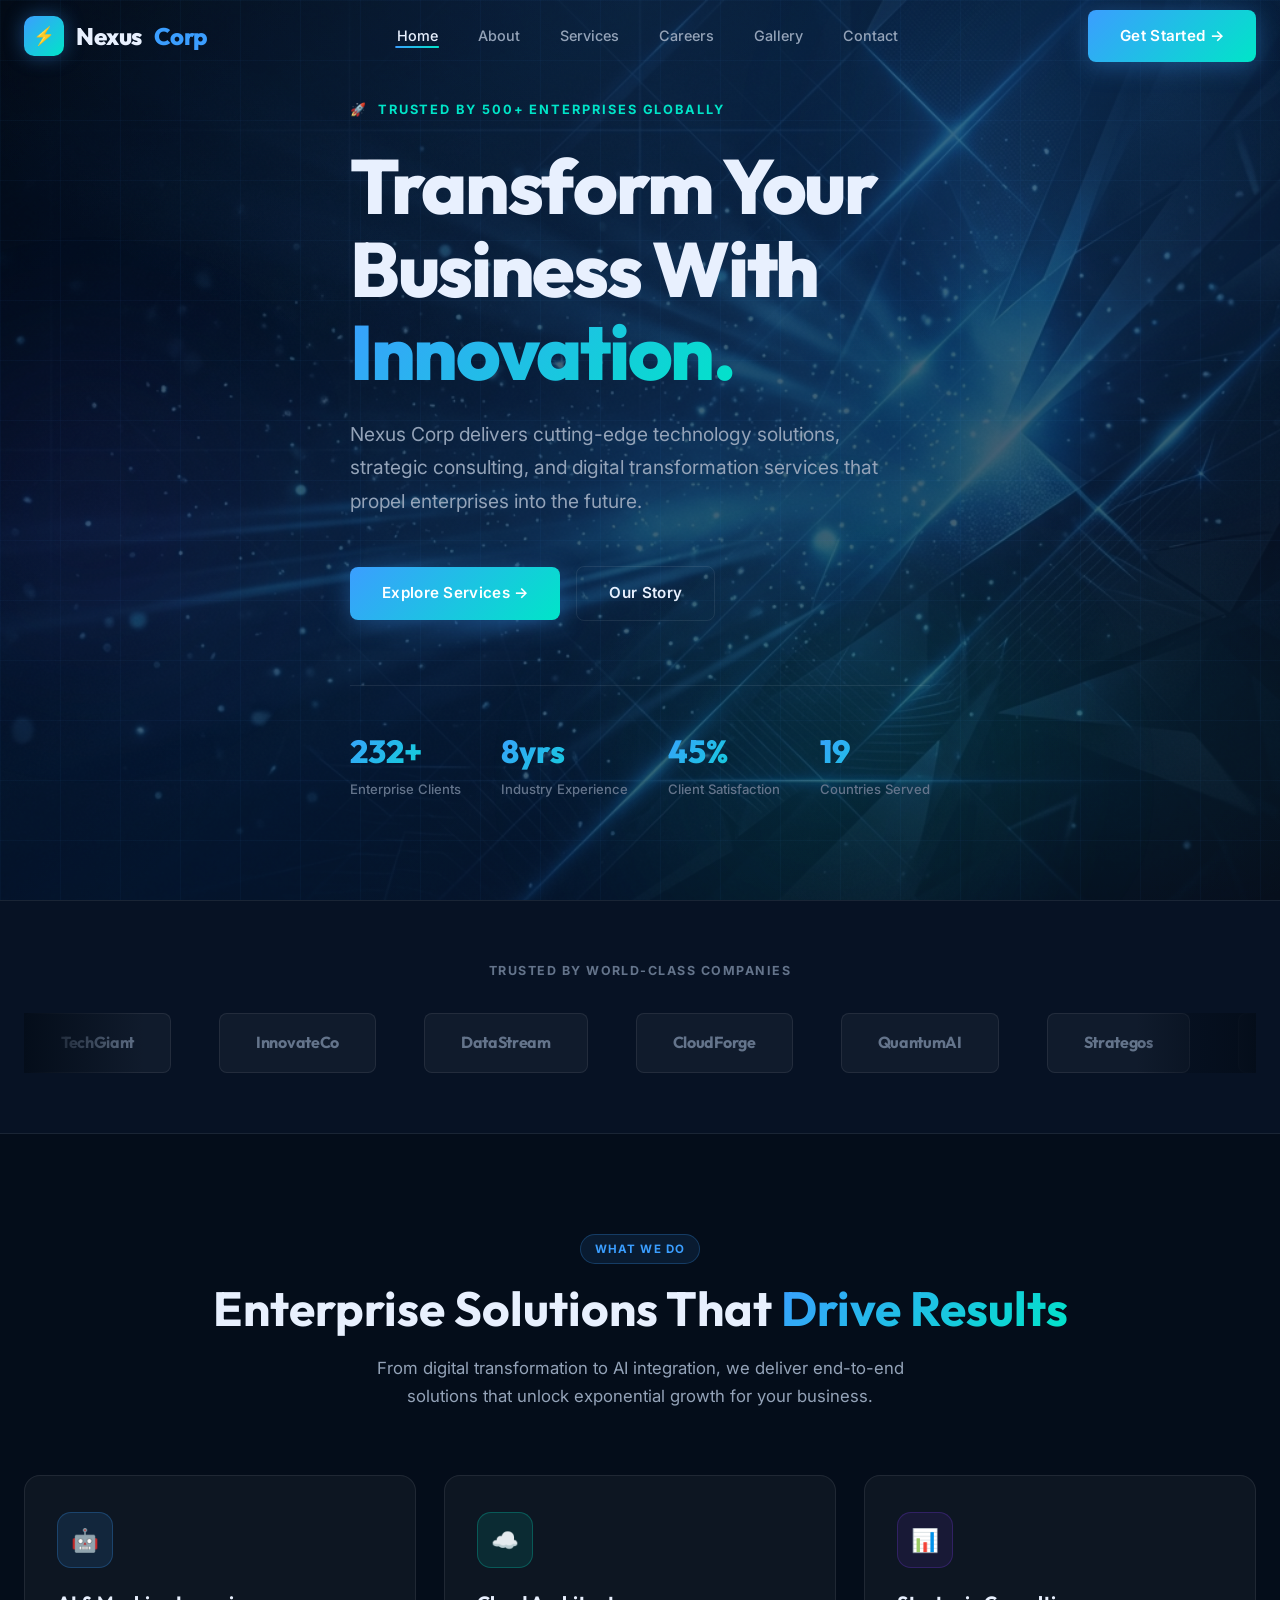
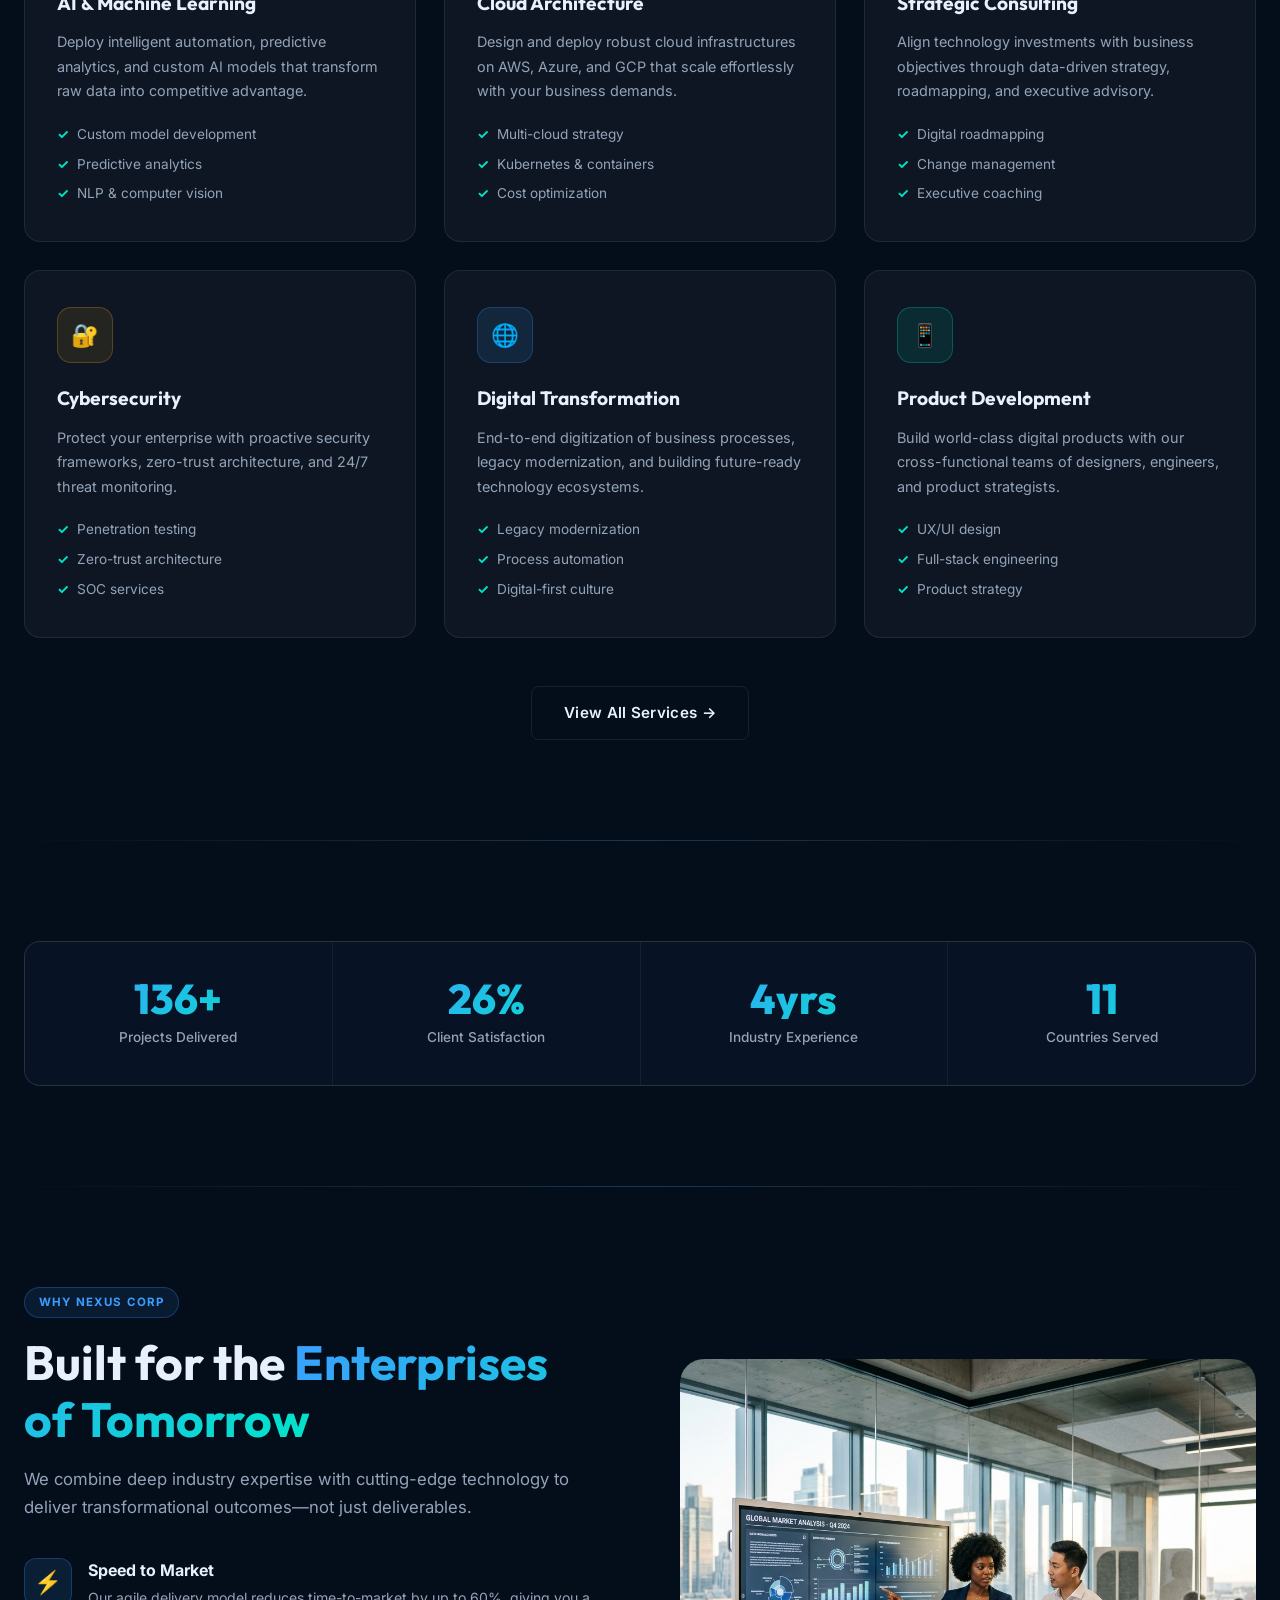
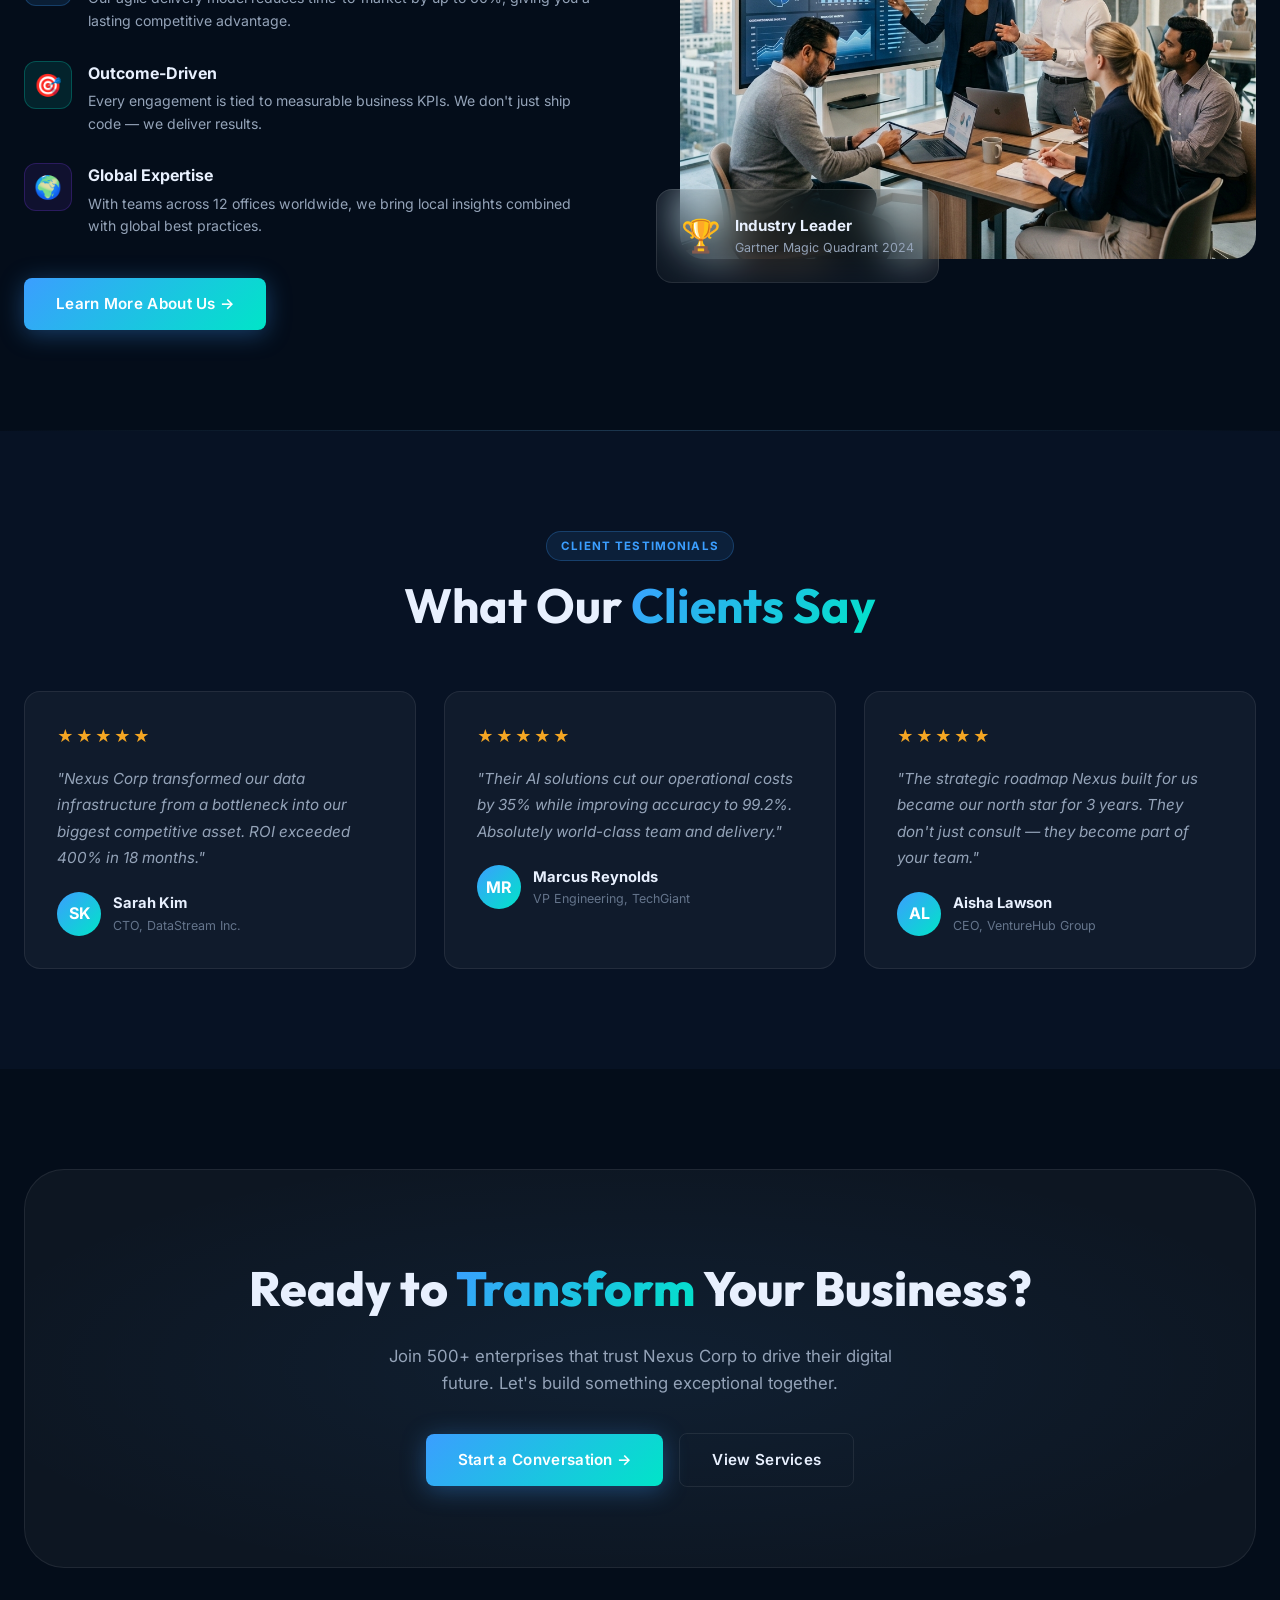
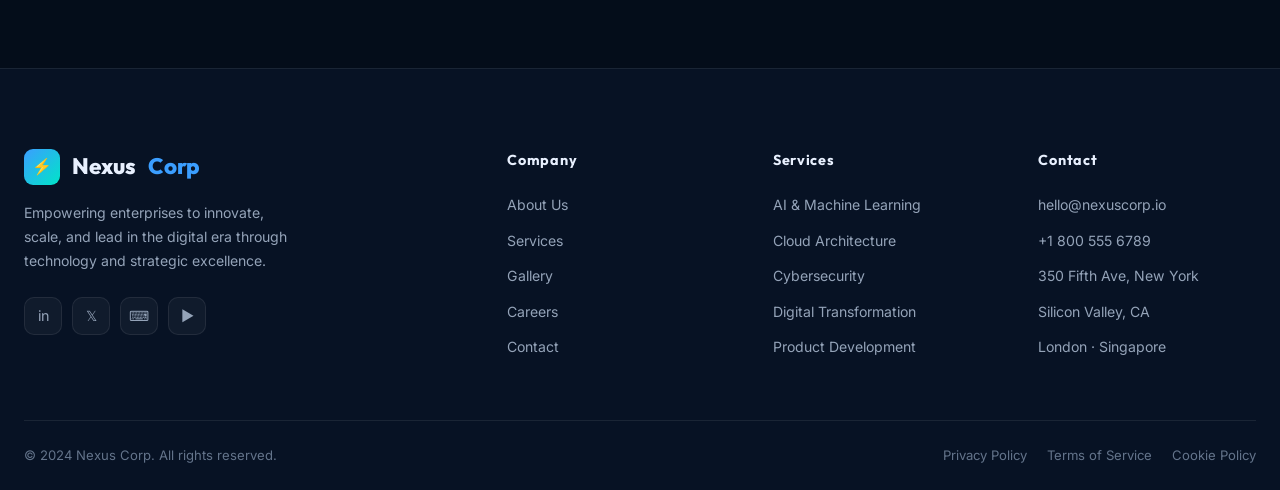
<file: index.html>
<!DOCTYPE html>
<html lang="en">
<head>
  <meta charset="UTF-8" />
  <meta name="viewport" content="width=device-width, initial-scale=1.0" />
  <title>Nexus Corp — Transforming Business Through Innovation</title>
  <meta name="description" content="Nexus Corp is a leading technology and consulting firm helping enterprises innovate, scale, and dominate in the digital age. Explore our services, team, and vision." />
  <link rel="stylesheet" href="style.css" />
  <link rel="icon" href="data:image/svg+xml,<svg xmlns='http://www.w3.org/2000/svg' viewBox='0 0 100 100'><text y='.9em' font-size='90'>⚡</text></svg>" />
</head>
<body>

  <!-- ── NAVBAR ── -->
  <nav class="navbar" id="navbar">
    <div class="nav-inner">
      <a href="index.html" class="nav-logo">
        <div class="nav-logo-icon">⚡</div>
        Nexus<span>Corp</span>
      </a>
      <ul class="nav-links">
        <li><a href="index.html">Home</a></li>
        <li><a href="about.html">About</a></li>
        <li><a href="services.html">Services</a></li>
        <li><a href="careers.html">Careers</a></li>
        <li><a href="gallery.html">Gallery</a></li>
        <li><a href="contact.html">Contact</a></li>
      </ul>
      <div class="nav-cta">
        <a href="contact.html" class="btn btn-primary" id="nav-cta-btn">Get Started →</a>
      </div>
      <button class="hamburger" id="hamburger" aria-label="Toggle menu">
        <span></span><span></span><span></span>
      </button>
    </div>
  </nav>

  <!-- Mobile Nav -->
  <nav class="mobile-nav" id="mobile-nav">
    <a href="index.html">Home</a>
    <a href="about.html">About</a>
    <a href="services.html">Services</a>
    <a href="careers.html">Careers</a>
    <a href="gallery.html">Gallery</a>
    <a href="contact.html">Contact</a>
    <a href="contact.html" class="btn btn-primary" style="margin-top:8px;justify-content:center;">Get Started →</a>
  </nav>

  <!-- ── HERO ── -->
  <section class="hero" id="hero">
    <div class="hero-bg"></div>
    <div class="hero-grid"></div>
    <div class="hero-overlay"></div>
    <div class="orb orb-1"></div>
    <div class="orb orb-2"></div>
    <div class="orb orb-3"></div>

    <div class="container">
      <div class="hero-content">
        <div class="hero-eyebrow">🚀 &nbsp;Trusted by 500+ enterprises globally</div>
        <h1 class="hero-title">
          Transform Your<br>
          Business With<br>
          <span class="text-gradient" data-typewriter='["Innovation.", "Intelligence.", "Strategy.", "Technology."]'>Innovation.</span>
        </h1>
        <p class="hero-desc">
          Nexus Corp delivers cutting-edge technology solutions, strategic consulting, and digital transformation services that propel enterprises into the future.
        </p>
        <div class="hero-actions">
          <a href="services.html" class="btn btn-primary" id="hero-explore-btn">Explore Services →</a>
          <a href="about.html" class="btn btn-outline" id="hero-about-btn">Our Story</a>
        </div>
        <div class="hero-stats">
          <div class="hero-stat">
            <div class="hero-stat-value" data-target="500" data-suffix="+">500+</div>
            <div class="hero-stat-label">Enterprise Clients</div>
          </div>
          <div class="hero-stat">
            <div class="hero-stat-value" data-target="18" data-suffix="yrs">18yrs</div>
            <div class="hero-stat-label">Industry Experience</div>
          </div>
          <div class="hero-stat">
            <div class="hero-stat-value" data-target="98" data-suffix="%">98%</div>
            <div class="hero-stat-label">Client Satisfaction</div>
          </div>
          <div class="hero-stat">
            <div class="hero-stat-value" data-target="42">42</div>
            <div class="hero-stat-label">Countries Served</div>
          </div>
        </div>
      </div>
    </div>
  </section>

  <!-- ── TRUSTED BY ── -->
  <section style="padding: 60px 0; background: var(--clr-bg2); border-top: 1px solid var(--clr-border); border-bottom: 1px solid var(--clr-border);">
    <div class="container">
      <p class="text-center" style="font-size:0.78rem;font-weight:700;color:var(--clr-text3);letter-spacing:0.12em;text-transform:uppercase;margin-bottom:32px;">Trusted by world-class companies</p>
      <div class="marquee-wrapper">
        <div class="marquee-track" id="marquee-track">
          <div class="partner-logo">TechGiant</div>
          <div class="partner-logo">InnovateCo</div>
          <div class="partner-logo">DataStream</div>
          <div class="partner-logo">CloudForge</div>
          <div class="partner-logo">QuantumAI</div>
          <div class="partner-logo">Strategos</div>
          <div class="partner-logo">VentureHub</div>
          <div class="partner-logo">NexaGroup</div>
          <div class="partner-logo">TechGiant</div>
          <div class="partner-logo">InnovateCo</div>
          <div class="partner-logo">DataStream</div>
          <div class="partner-logo">CloudForge</div>
          <div class="partner-logo">QuantumAI</div>
          <div class="partner-logo">Strategos</div>
          <div class="partner-logo">VentureHub</div>
          <div class="partner-logo">NexaGroup</div>
        </div>
      </div>
    </div>
  </section>

  <!-- ── SERVICES OVERVIEW ── -->
  <section class="section-padding" id="services-overview">
    <div class="container">
      <div class="text-center reveal" style="margin-bottom:64px;">
        <div class="section-tag">What We Do</div>
        <h2 class="section-title">Enterprise Solutions That <span class="text-gradient">Drive Results</span></h2>
        <p class="section-subtitle center">From digital transformation to AI integration, we deliver end-to-end solutions that unlock exponential growth for your business.</p>
      </div>
      <div class="grid-3">
        <div class="service-card reveal reveal-delay-1">
          <div class="icon-box icon-blue">🤖</div>
          <div class="service-card-title">AI & Machine Learning</div>
          <div class="service-card-desc">Deploy intelligent automation, predictive analytics, and custom AI models that transform raw data into competitive advantage.</div>
          <div class="service-features">
            <div class="service-feature">Custom model development</div>
            <div class="service-feature">Predictive analytics</div>
            <div class="service-feature">NLP & computer vision</div>
          </div>
        </div>
        <div class="service-card reveal reveal-delay-2">
          <div class="icon-box icon-teal">☁️</div>
          <div class="service-card-title">Cloud Architecture</div>
          <div class="service-card-desc">Design and deploy robust cloud infrastructures on AWS, Azure, and GCP that scale effortlessly with your business demands.</div>
          <div class="service-features">
            <div class="service-feature">Multi-cloud strategy</div>
            <div class="service-feature">Kubernetes & containers</div>
            <div class="service-feature">Cost optimization</div>
          </div>
        </div>
        <div class="service-card reveal reveal-delay-3">
          <div class="icon-box icon-purple">📊</div>
          <div class="service-card-title">Strategic Consulting</div>
          <div class="service-card-desc">Align technology investments with business objectives through data-driven strategy, roadmapping, and executive advisory.</div>
          <div class="service-features">
            <div class="service-feature">Digital roadmapping</div>
            <div class="service-feature">Change management</div>
            <div class="service-feature">Executive coaching</div>
          </div>
        </div>
        <div class="service-card reveal reveal-delay-1">
          <div class="icon-box icon-gold">🔐</div>
          <div class="service-card-title">Cybersecurity</div>
          <div class="service-card-desc">Protect your enterprise with proactive security frameworks, zero-trust architecture, and 24/7 threat monitoring.</div>
          <div class="service-features">
            <div class="service-feature">Penetration testing</div>
            <div class="service-feature">Zero-trust architecture</div>
            <div class="service-feature">SOC services</div>
          </div>
        </div>
        <div class="service-card reveal reveal-delay-2">
          <div class="icon-box icon-blue">🌐</div>
          <div class="service-card-title">Digital Transformation</div>
          <div class="service-card-desc">End-to-end digitization of business processes, legacy modernization, and building future-ready technology ecosystems.</div>
          <div class="service-features">
            <div class="service-feature">Legacy modernization</div>
            <div class="service-feature">Process automation</div>
            <div class="service-feature">Digital-first culture</div>
          </div>
        </div>
        <div class="service-card reveal reveal-delay-3">
          <div class="icon-box icon-teal">📱</div>
          <div class="service-card-title">Product Development</div>
          <div class="service-card-desc">Build world-class digital products with our cross-functional teams of designers, engineers, and product strategists.</div>
          <div class="service-features">
            <div class="service-feature">UX/UI design</div>
            <div class="service-feature">Full-stack engineering</div>
            <div class="service-feature">Product strategy</div>
          </div>
        </div>
      </div>
      <div class="text-center" style="margin-top:48px;">
        <a href="services.html" class="btn btn-outline" id="view-all-services-btn">View All Services →</a>
      </div>
    </div>
  </section>

  <div class="divider"></div>

  <!-- ── STATS ── -->
  <section class="section-padding" id="stats-section">
    <div class="container">
      <div class="stats-bar reveal">
        <div class="stat-item">
          <div class="stat-number" data-target="500" data-suffix="+">500+</div>
          <div class="stat-label">Projects Delivered</div>
        </div>
        <div class="stat-item">
          <div class="stat-number" data-target="98" data-suffix="%">98%</div>
          <div class="stat-label">Client Satisfaction</div>
        </div>
        <div class="stat-item">
          <div class="stat-number" data-target="18" data-suffix="yrs">18yrs</div>
          <div class="stat-label">Industry Experience</div>
        </div>
        <div class="stat-item">
          <div class="stat-number" data-target="42">42</div>
          <div class="stat-label">Countries Served</div>
        </div>
      </div>
    </div>
  </section>

  <div class="divider"></div>

  <!-- ── WHY US ── -->
  <section class="section-padding" id="why-us">
    <div class="container">
      <div class="grid-2" style="gap:80px;">
        <div class="reveal-left">
          <div class="section-tag">Why Nexus Corp</div>
          <h2 class="section-title">Built for the <span class="text-gradient">Enterprises of Tomorrow</span></h2>
          <p class="section-subtitle" style="margin-bottom:36px;">We combine deep industry expertise with cutting-edge technology to deliver transformational outcomes—not just deliverables.</p>
          <div class="value-item">
            <div class="icon-box icon-blue value-icon">⚡</div>
            <div>
              <div class="value-title">Speed to Market</div>
              <div class="value-desc">Our agile delivery model reduces time-to-market by up to 60%, giving you a lasting competitive advantage.</div>
            </div>
          </div>
          <div class="value-item">
            <div class="icon-box icon-teal value-icon">🎯</div>
            <div>
              <div class="value-title">Outcome-Driven</div>
              <div class="value-desc">Every engagement is tied to measurable business KPIs. We don't just ship code — we deliver results.</div>
            </div>
          </div>
          <div class="value-item">
            <div class="icon-box icon-purple value-icon">🌍</div>
            <div>
              <div class="value-title">Global Expertise</div>
              <div class="value-desc">With teams across 12 offices worldwide, we bring local insights combined with global best practices.</div>
            </div>
          </div>
          <a href="about.html" class="btn btn-primary" id="learn-more-btn" style="margin-top:12px;">Learn More About Us →</a>
        </div>
        <div class="reveal-right">
          <div style="position:relative;">
            <img src="images/about_team.png" alt="Nexus Corp Team" style="border-radius:var(--radius-lg);width:100%;object-fit:cover;max-height:500px;" />
            <div class="glass-card" style="position:absolute;bottom:-24px;left:-24px;padding:20px 24px;display:flex;align-items:center;gap:14px;">
              <div style="font-size:2rem;">🏆</div>
              <div>
                <div style="font-weight:700;font-size:0.95rem;">Industry Leader</div>
                <div style="font-size:0.78rem;color:var(--clr-text2);">Gartner Magic Quadrant 2024</div>
              </div>
            </div>
          </div>
        </div>
      </div>
    </div>
  </section>

  <div class="divider"></div>

  <!-- ── TESTIMONIALS ── -->
  <section class="section-padding" id="testimonials" style="background:var(--clr-bg2);">
    <div class="container">
      <div class="text-center reveal" style="margin-bottom:56px;">
        <div class="section-tag">Client Testimonials</div>
        <h2 class="section-title">What Our <span class="text-gradient">Clients Say</span></h2>
      </div>
      <div class="grid-3">
        <div class="testimonial-card reveal reveal-delay-1">
          <div class="testimonial-stars">★★★★★</div>
          <p class="testimonial-quote">"Nexus Corp transformed our data infrastructure from a bottleneck into our biggest competitive asset. ROI exceeded 400% in 18 months."</p>
          <div class="testimonial-author">
            <div class="author-avatar">SK</div>
            <div>
              <div class="author-name">Sarah Kim</div>
              <div class="author-role">CTO, DataStream Inc.</div>
            </div>
          </div>
        </div>
        <div class="testimonial-card reveal reveal-delay-2">
          <div class="testimonial-stars">★★★★★</div>
          <p class="testimonial-quote">"Their AI solutions cut our operational costs by 35% while improving accuracy to 99.2%. Absolutely world-class team and delivery."</p>
          <div class="testimonial-author">
            <div class="author-avatar">MR</div>
            <div>
              <div class="author-name">Marcus Reynolds</div>
              <div class="author-role">VP Engineering, TechGiant</div>
            </div>
          </div>
        </div>
        <div class="testimonial-card reveal reveal-delay-3">
          <div class="testimonial-stars">★★★★★</div>
          <p class="testimonial-quote">"The strategic roadmap Nexus built for us became our north star for 3 years. They don't just consult — they become part of your team."</p>
          <div class="testimonial-author">
            <div class="author-avatar">AL</div>
            <div>
              <div class="author-name">Aisha Lawson</div>
              <div class="author-role">CEO, VentureHub Group</div>
            </div>
          </div>
        </div>
      </div>
    </div>
  </section>

  <!-- ── CTA ── -->
  <div class="container">
    <div class="cta-section reveal">
      <h2 class="cta-title">Ready to <span class="text-gradient">Transform</span> Your Business?</h2>
      <p class="cta-sub">Join 500+ enterprises that trust Nexus Corp to drive their digital future. Let's build something exceptional together.</p>
      <div class="cta-actions">
        <a href="contact.html" class="btn btn-primary" id="cta-contact-btn">Start a Conversation →</a>
        <a href="services.html" class="btn btn-outline" id="cta-services-btn">View Services</a>
      </div>
    </div>
  </div>

  <!-- ── FOOTER ── -->
  <footer class="footer">
    <div class="container">
      <div class="footer-grid">
        <div class="footer-brand">
          <div class="footer-logo">
            <div class="logo-icon">⚡</div>
            Nexus<span style="color:var(--clr-primary);">Corp</span>
          </div>
          <p class="footer-brand-desc">Empowering enterprises to innovate, scale, and lead in the digital era through technology and strategic excellence.</p>
          <div class="footer-socials">
            <a href="#" class="footer-social" aria-label="LinkedIn">in</a>
            <a href="#" class="footer-social" aria-label="Twitter">𝕏</a>
            <a href="#" class="footer-social" aria-label="GitHub">⌨</a>
            <a href="#" class="footer-social" aria-label="YouTube">▶</a>
          </div>
        </div>
        <div class="footer-col">
          <div class="footer-col-title">Company</div>
          <ul class="footer-links">
            <li><a href="about.html">About Us</a></li>
            <li><a href="services.html">Services</a></li>
            <li><a href="gallery.html">Gallery</a></li>
            <li><a href="careers.html">Careers</a></li>
            <li><a href="contact.html">Contact</a></li>
          </ul>
        </div>
        <div class="footer-col">
          <div class="footer-col-title">Services</div>
          <ul class="footer-links">
            <li><a href="services.html">AI & Machine Learning</a></li>
            <li><a href="services.html">Cloud Architecture</a></li>
            <li><a href="services.html">Cybersecurity</a></li>
            <li><a href="services.html">Digital Transformation</a></li>
            <li><a href="services.html">Product Development</a></li>
          </ul>
        </div>
        <div class="footer-col">
          <div class="footer-col-title">Contact</div>
          <ul class="footer-links">
            <li><a href="mailto:hello@nexuscorp.io">hello@nexuscorp.io</a></li>
            <li><a href="tel:+18005556789">+1 800 555 6789</a></li>
            <li><a href="#">350 Fifth Ave, New York</a></li>
            <li><a href="#">Silicon Valley, CA</a></li>
            <li><a href="#">London · Singapore</a></li>
          </ul>
        </div>
      </div>
    </div>
    <div class="container">
      <div class="footer-bottom">
        <p>© 2024 Nexus Corp. All rights reserved.</p>
        <div class="footer-bottom-links">
          <a href="#">Privacy Policy</a>
          <a href="#">Terms of Service</a>
          <a href="#">Cookie Policy</a>
        </div>
      </div>
    </div>
  </footer>

  <!-- Back to top -->
  <button class="back-to-top" id="back-to-top" aria-label="Back to top">↑</button>

  <script src="script.js"></script>
</body>
</html>
</file>
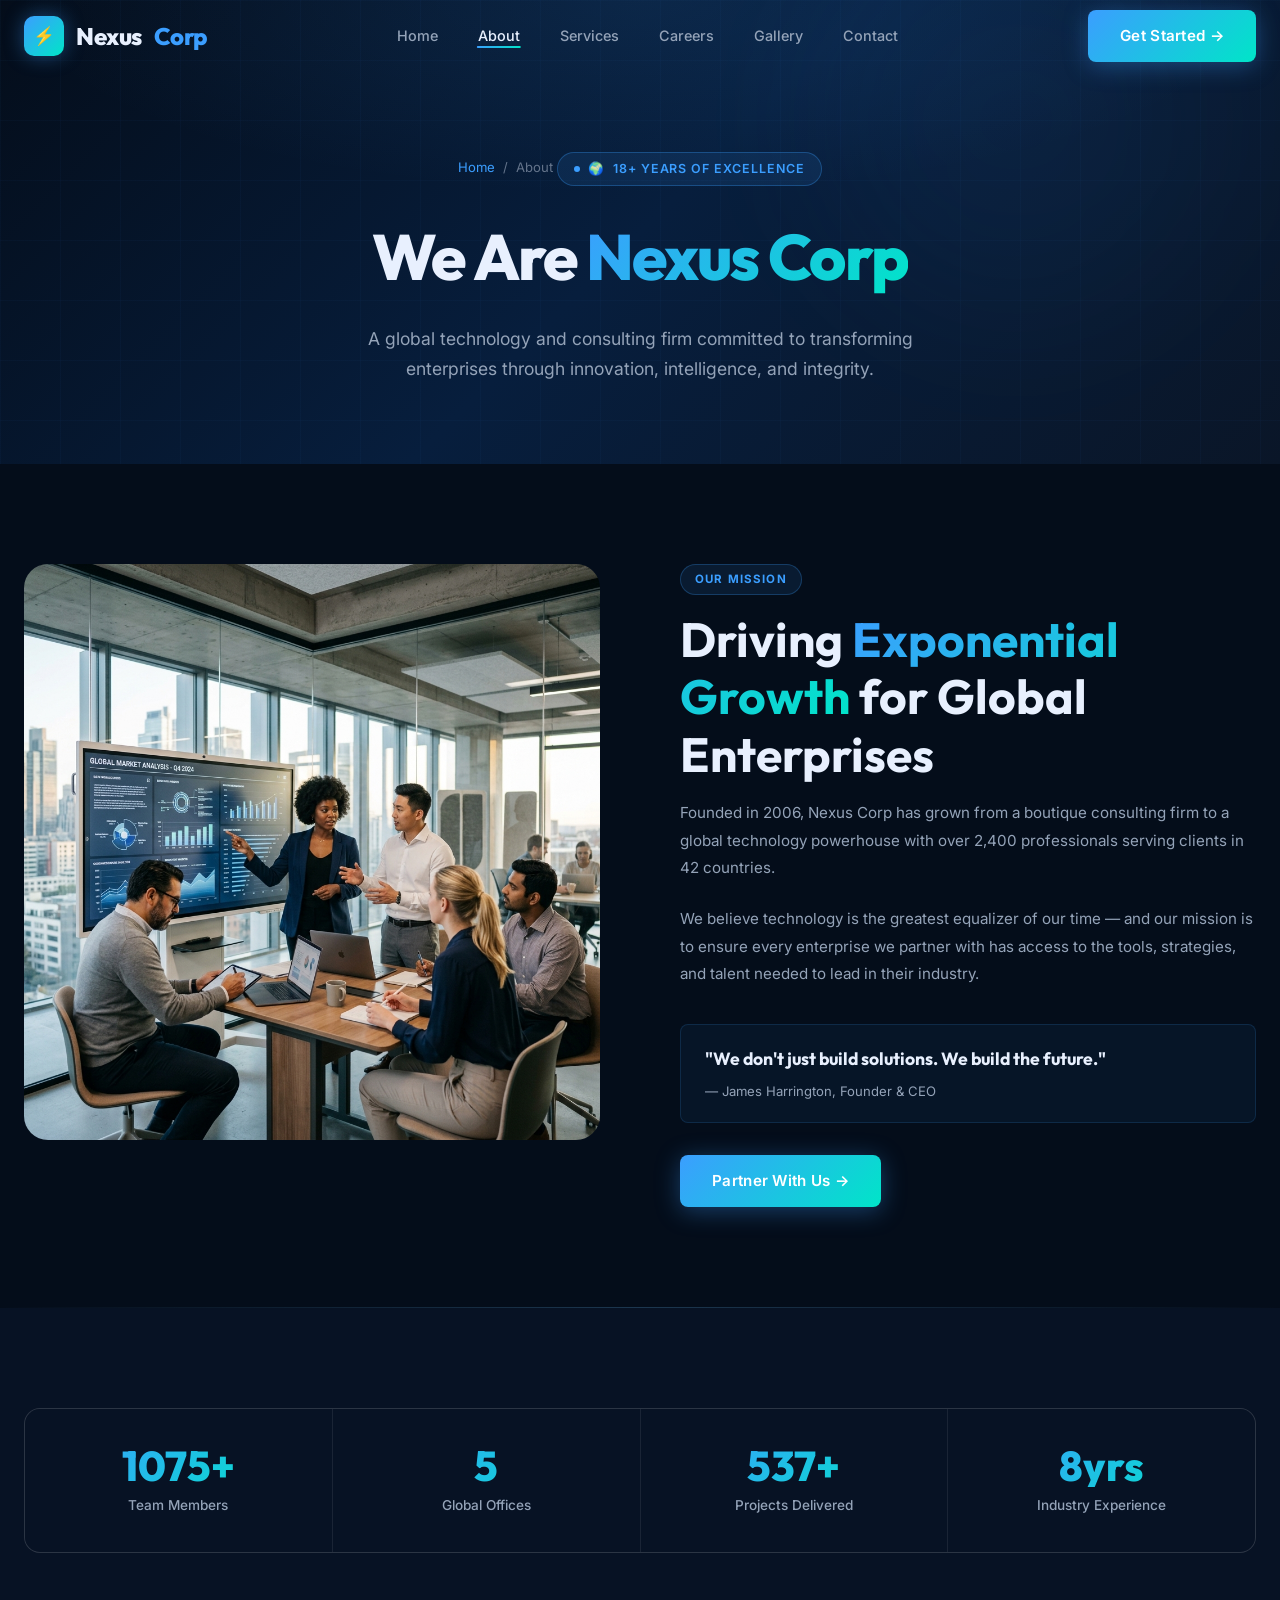
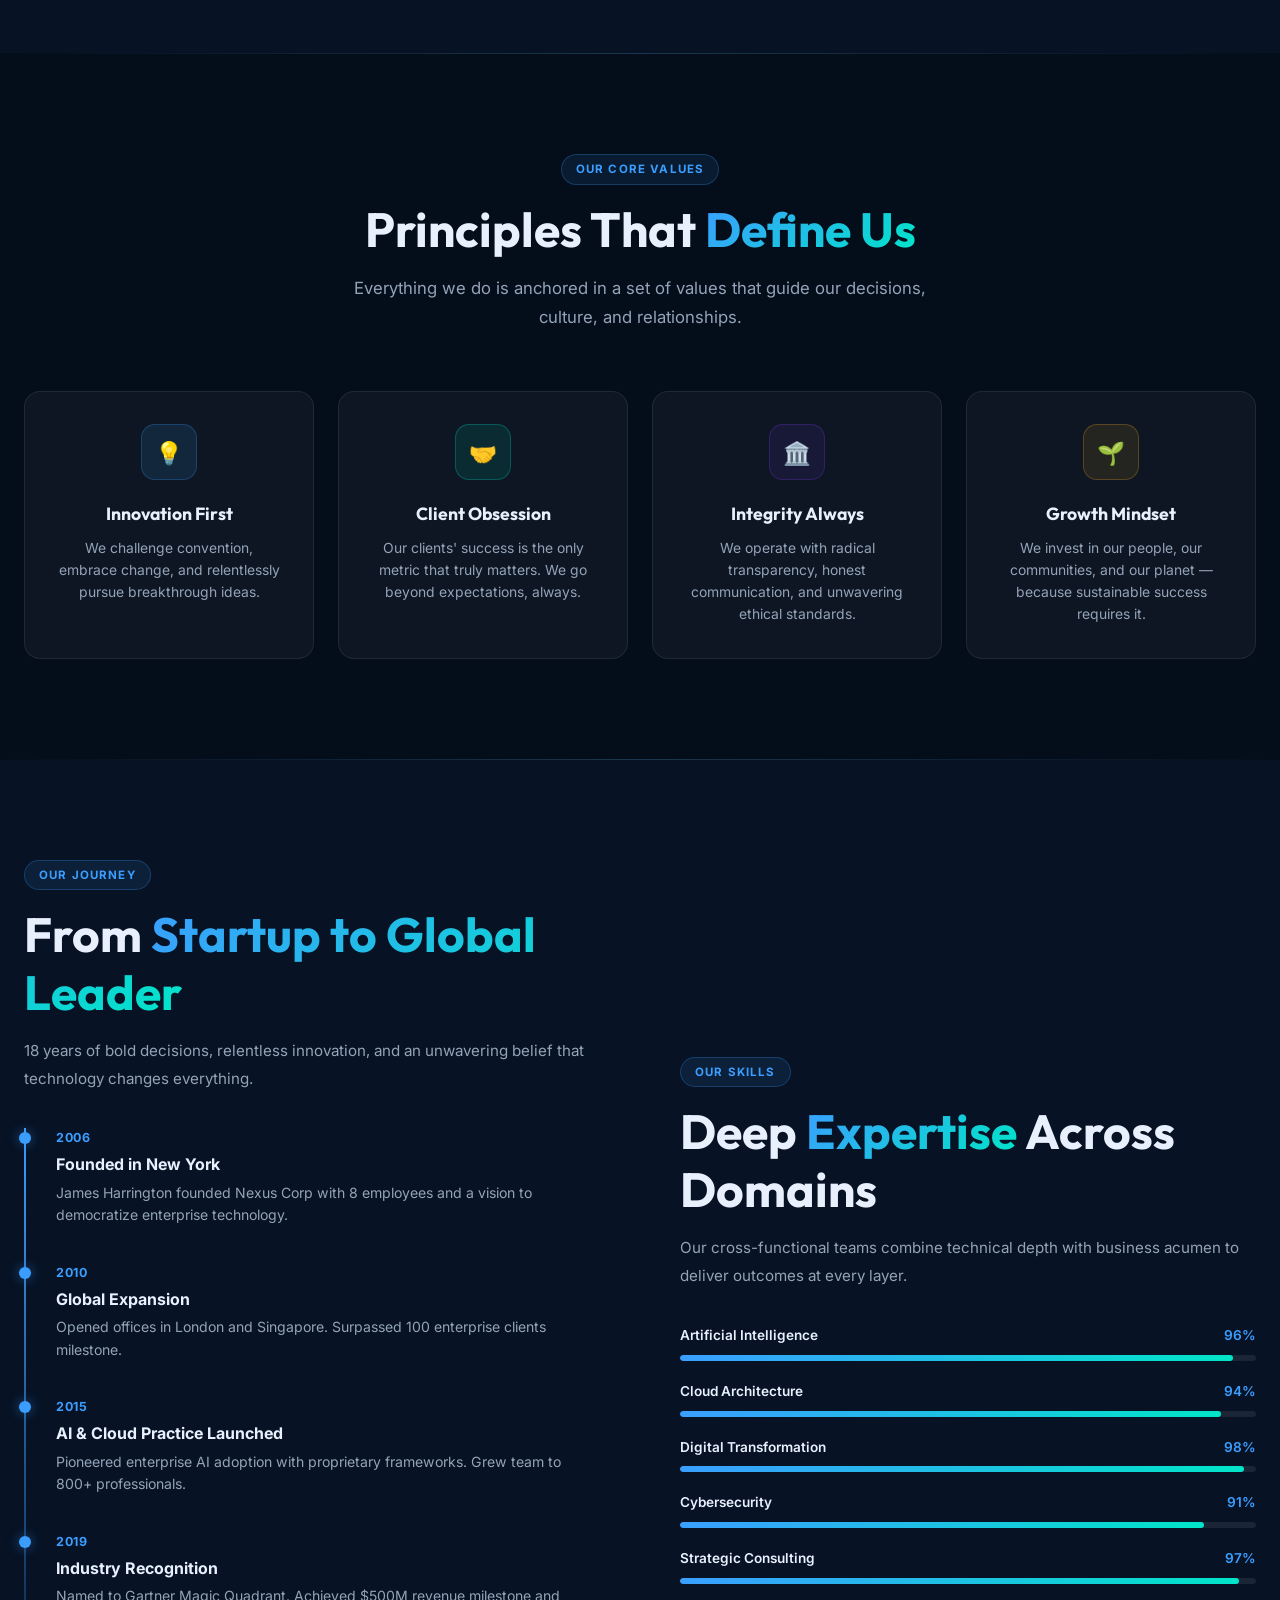
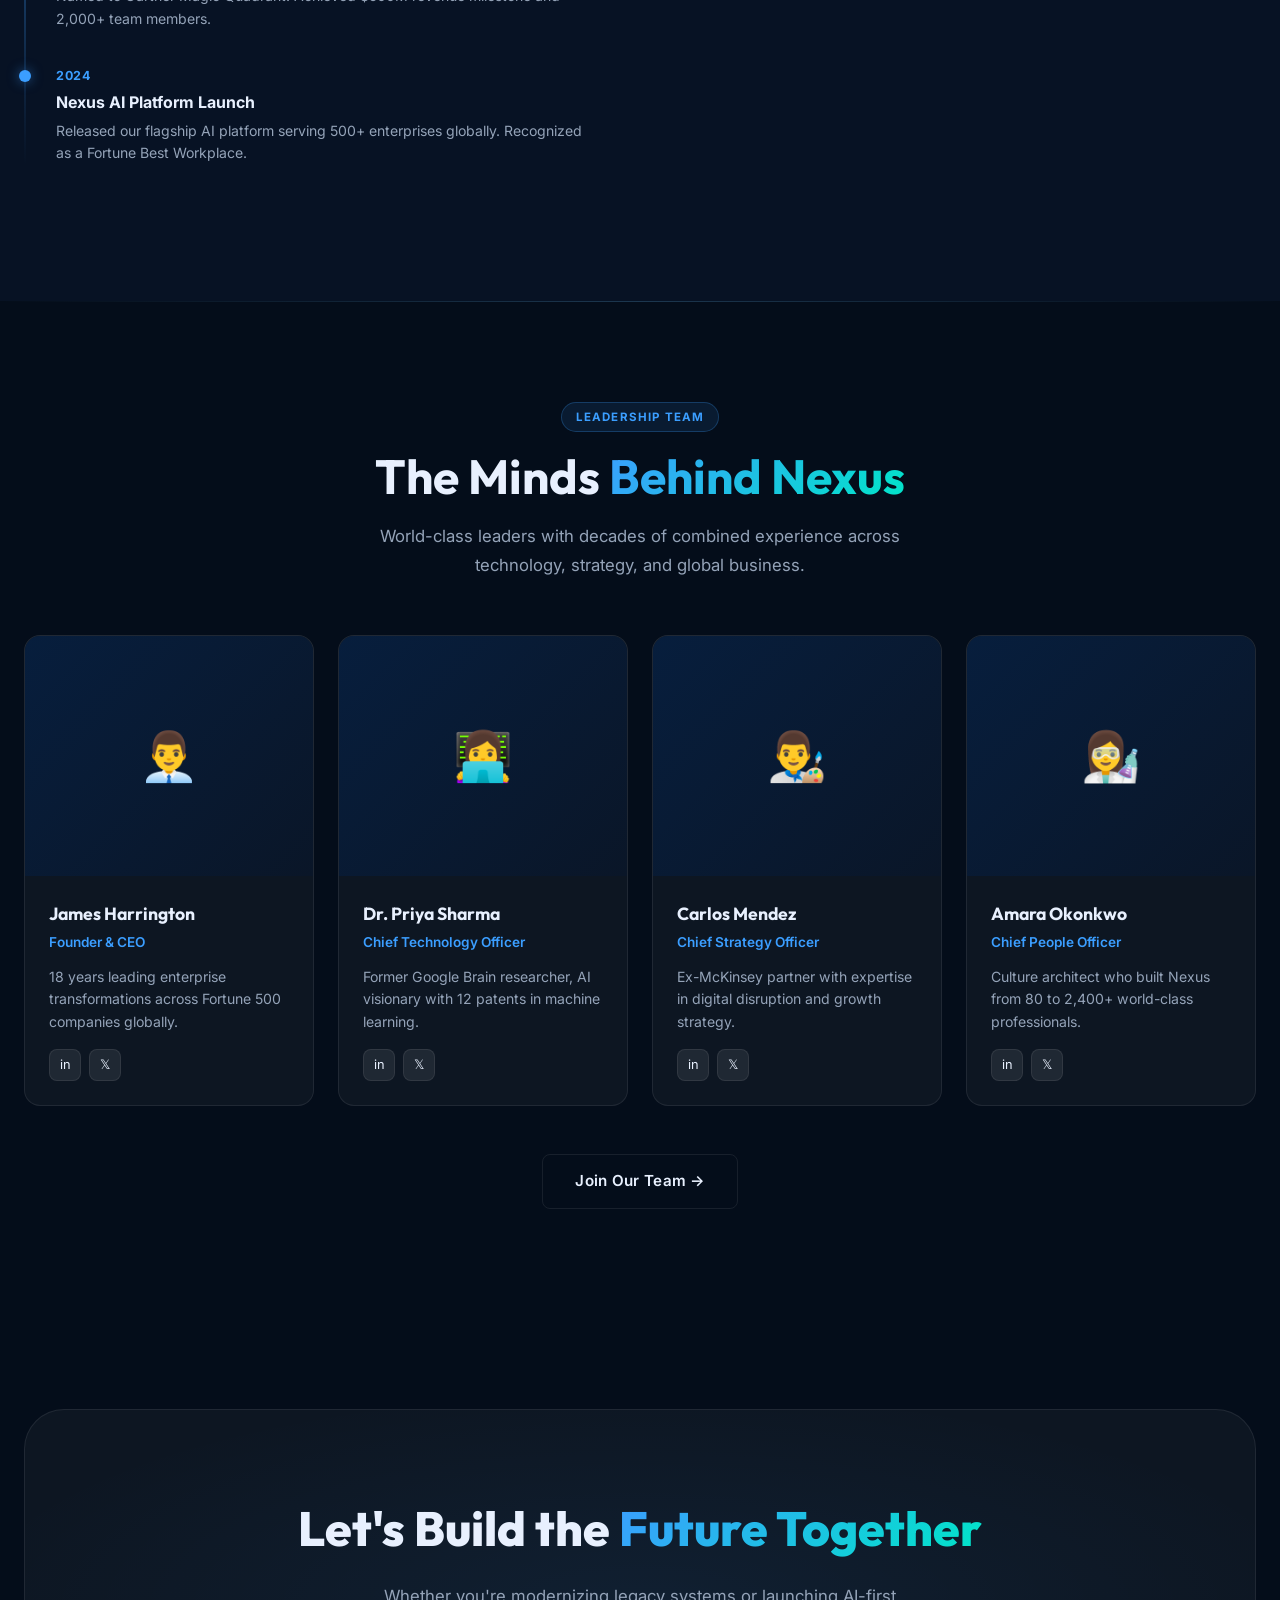
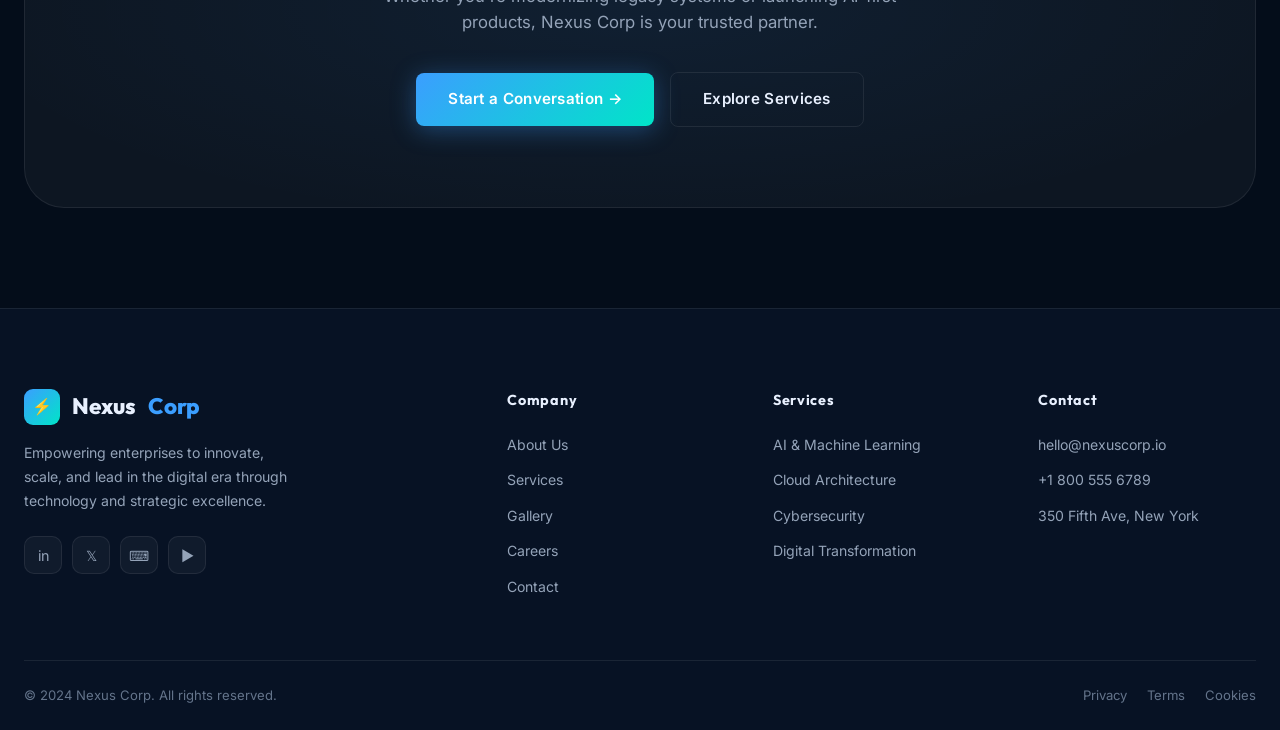
<file: about.html>
<!DOCTYPE html>
<html lang="en">
<head>
  <meta charset="UTF-8" />
  <meta name="viewport" content="width=device-width, initial-scale=1.0" />
  <title>About Us — Nexus Corp</title>
  <meta name="description" content="Learn about Nexus Corp's story, mission, values, leadership team, and 18+ years of transforming enterprises worldwide." />
  <link rel="stylesheet" href="style.css" />
  <link rel="icon" href="data:image/svg+xml,<svg xmlns='http://www.w3.org/2000/svg' viewBox='0 0 100 100'><text y='.9em' font-size='90'>⚡</text></svg>" />
  <style>
    .faq-item { background: var(--clr-surface); border: 1px solid var(--clr-border); border-radius: var(--radius-sm); margin-bottom: 12px; overflow: hidden; transition: var(--transition); }
    .faq-item:hover { border-color: var(--clr-border2); }
    .faq-item.open { border-color: var(--clr-border2); }
    .faq-header { display: flex; justify-content: space-between; align-items: center; padding: 20px 24px; cursor: pointer; font-weight: 600; font-size: 0.95rem; }
    .faq-header::after { content: '+'; font-size: 1.3rem; color: var(--clr-primary); transition: transform 0.3s ease; }
    .faq-item.open .faq-header::after { transform: rotate(45deg); }
    .faq-body { max-height: 0; overflow: hidden; transition: max-height 0.4s ease; }
    .faq-body-inner { padding: 0 24px 20px; font-size: 0.9rem; color: var(--clr-text2); line-height: 1.7; }
  </style>
</head>
<body>

  <!-- ── NAVBAR ── -->
  <nav class="navbar" id="navbar">
    <div class="nav-inner">
      <a href="index.html" class="nav-logo">
        <div class="nav-logo-icon">⚡</div>
        Nexus<span>Corp</span>
      </a>
      <ul class="nav-links">
        <li><a href="index.html">Home</a></li>
        <li><a href="about.html">About</a></li>
        <li><a href="services.html">Services</a></li>
        <li><a href="careers.html">Careers</a></li>
        <li><a href="gallery.html">Gallery</a></li>
        <li><a href="contact.html">Contact</a></li>
      </ul>
      <div class="nav-cta">
        <a href="contact.html" class="btn btn-primary">Get Started →</a>
      </div>
      <button class="hamburger" id="hamburger" aria-label="Toggle menu">
        <span></span><span></span><span></span>
      </button>
    </div>
  </nav>
  <nav class="mobile-nav" id="mobile-nav">
    <a href="index.html">Home</a>
    <a href="about.html">About</a>
    <a href="services.html">Services</a>
    <a href="careers.html">Careers</a>
    <a href="gallery.html">Gallery</a>
    <a href="contact.html">Contact</a>
    <a href="contact.html" class="btn btn-primary" style="margin-top:8px;justify-content:center;">Get Started →</a>
  </nav>

  <!-- ── PAGE HERO ── -->
  <section class="page-hero">
    <div class="page-hero-grid"></div>
    <div class="orb orb-1" style="width:400px;height:400px;top:-80px;right:5%;opacity:0.6;"></div>
    <div class="page-hero-content container">
      <div class="breadcrumb"><a href="index.html">Home</a><span>/</span><span>About</span></div>
      <div class="badge">🌍 &nbsp;18+ Years of Excellence</div>
      <h1 class="page-hero-title">We Are <span class="text-gradient">Nexus Corp</span></h1>
      <p class="page-hero-sub">A global technology and consulting firm committed to transforming enterprises through innovation, intelligence, and integrity.</p>
    </div>
  </section>

  <!-- ── MISSION ── -->
  <section class="section-padding">
    <div class="container">
      <div class="grid-2" style="gap:80px;align-items:start;">
        <div class="reveal-left">
          <img src="images/about_team.png" alt="Nexus Corp team collaborating" style="border-radius:var(--radius-lg);width:100%;object-fit:cover;" />
        </div>
        <div class="reveal-right">
          <div class="section-tag">Our Mission</div>
          <h2 class="section-title">Driving <span class="text-gradient">Exponential Growth</span> for Global Enterprises</h2>
          <p style="color:var(--clr-text2);line-height:1.8;margin-bottom:24px;font-size:0.95rem;">
            Founded in 2006, Nexus Corp has grown from a boutique consulting firm to a global technology powerhouse with over 2,400 professionals serving clients in 42 countries.
          </p>
          <p style="color:var(--clr-text2);line-height:1.8;margin-bottom:36px;font-size:0.95rem;">
            We believe technology is the greatest equalizer of our time — and our mission is to ensure every enterprise we partner with has access to the tools, strategies, and talent needed to lead in their industry.
          </p>
          <div class="highlight-box" style="margin-bottom:32px;">
            <p style="font-size:1.1rem;font-weight:700;font-family:'Outfit',sans-serif;margin-bottom:8px;">"We don't just build solutions. We build the future."</p>
            <p style="font-size:0.82rem;color:var(--clr-text2);">— James Harrington, Founder & CEO</p>
          </div>
          <a href="contact.html" class="btn btn-primary">Partner With Us →</a>
        </div>
      </div>
    </div>
  </section>

  <div class="divider"></div>

  <!-- ── STATS ── -->
  <section class="section-padding" style="background:var(--clr-bg2);">
    <div class="container">
      <div class="stats-bar reveal">
        <div class="stat-item">
          <div class="stat-number" data-target="2400" data-suffix="+">2400+</div>
          <div class="stat-label">Team Members</div>
        </div>
        <div class="stat-item">
          <div class="stat-number" data-target="12">12</div>
          <div class="stat-label">Global Offices</div>
        </div>
        <div class="stat-item">
          <div class="stat-number" data-target="1200" data-suffix="+">1200+</div>
          <div class="stat-label">Projects Delivered</div>
        </div>
        <div class="stat-item">
          <div class="stat-number" data-target="18" data-suffix="yrs">18yrs</div>
          <div class="stat-label">Industry Experience</div>
        </div>
      </div>
    </div>
  </section>

  <div class="divider"></div>

  <!-- ── VALUES ── -->
  <section class="section-padding">
    <div class="container">
      <div class="text-center reveal" style="margin-bottom:60px;">
        <div class="section-tag">Our Core Values</div>
        <h2 class="section-title">Principles That <span class="text-gradient">Define Us</span></h2>
        <p class="section-subtitle center">Everything we do is anchored in a set of values that guide our decisions, culture, and relationships.</p>
      </div>
      <div class="grid-4">
        <div class="card reveal reveal-delay-1" style="text-align:center;">
          <div class="icon-box icon-blue" style="margin:0 auto 20px;">💡</div>
          <div style="font-family:'Outfit',sans-serif;font-size:1.1rem;font-weight:700;margin-bottom:8px;">Innovation First</div>
          <p style="font-size:0.87rem;color:var(--clr-text2);line-height:1.6;">We challenge convention, embrace change, and relentlessly pursue breakthrough ideas.</p>
        </div>
        <div class="card reveal reveal-delay-2" style="text-align:center;">
          <div class="icon-box icon-teal" style="margin:0 auto 20px;">🤝</div>
          <div style="font-family:'Outfit',sans-serif;font-size:1.1rem;font-weight:700;margin-bottom:8px;">Client Obsession</div>
          <p style="font-size:0.87rem;color:var(--clr-text2);line-height:1.6;">Our clients' success is the only metric that truly matters. We go beyond expectations, always.</p>
        </div>
        <div class="card reveal reveal-delay-3" style="text-align:center;">
          <div class="icon-box icon-purple" style="margin:0 auto 20px;">🏛️</div>
          <div style="font-family:'Outfit',sans-serif;font-size:1.1rem;font-weight:700;margin-bottom:8px;">Integrity Always</div>
          <p style="font-size:0.87rem;color:var(--clr-text2);line-height:1.6;">We operate with radical transparency, honest communication, and unwavering ethical standards.</p>
        </div>
        <div class="card reveal reveal-delay-4" style="text-align:center;">
          <div class="icon-box icon-gold" style="margin:0 auto 20px;">🌱</div>
          <div style="font-family:'Outfit',sans-serif;font-size:1.1rem;font-weight:700;margin-bottom:8px;">Growth Mindset</div>
          <p style="font-size:0.87rem;color:var(--clr-text2);line-height:1.6;">We invest in our people, our communities, and our planet — because sustainable success requires it.</p>
        </div>
      </div>
    </div>
  </section>

  <div class="divider"></div>

  <!-- ── OUR STORY / TIMELINE ── -->
  <section class="section-padding" style="background:var(--clr-bg2);">
    <div class="container">
      <div class="grid-2" style="gap:80px;">
        <div class="reveal-left">
          <div class="section-tag">Our Journey</div>
          <h2 class="section-title">From <span class="text-gradient">Startup to Global Leader</span></h2>
          <p style="color:var(--clr-text2);line-height:1.8;margin-bottom:36px;font-size:0.95rem;">18 years of bold decisions, relentless innovation, and an unwavering belief that technology changes everything.</p>
          <div class="timeline">
            <div class="timeline-item">
              <div class="timeline-dot"></div>
              <div class="timeline-year">2006</div>
              <div class="timeline-title">Founded in New York</div>
              <div class="timeline-desc">James Harrington founded Nexus Corp with 8 employees and a vision to democratize enterprise technology.</div>
            </div>
            <div class="timeline-item">
              <div class="timeline-dot"></div>
              <div class="timeline-year">2010</div>
              <div class="timeline-title">Global Expansion</div>
              <div class="timeline-desc">Opened offices in London and Singapore. Surpassed 100 enterprise clients milestone.</div>
            </div>
            <div class="timeline-item">
              <div class="timeline-dot"></div>
              <div class="timeline-year">2015</div>
              <div class="timeline-title">AI & Cloud Practice Launched</div>
              <div class="timeline-desc">Pioneered enterprise AI adoption with proprietary frameworks. Grew team to 800+ professionals.</div>
            </div>
            <div class="timeline-item">
              <div class="timeline-dot"></div>
              <div class="timeline-year">2019</div>
              <div class="timeline-title">Industry Recognition</div>
              <div class="timeline-desc">Named to Gartner Magic Quadrant. Achieved $500M revenue milestone and 2,000+ team members.</div>
            </div>
            <div class="timeline-item">
              <div class="timeline-dot"></div>
              <div class="timeline-year">2024</div>
              <div class="timeline-title">Nexus AI Platform Launch</div>
              <div class="timeline-desc">Released our flagship AI platform serving 500+ enterprises globally. Recognized as a Fortune Best Workplace.</div>
            </div>
          </div>
        </div>
        <div class="reveal-right">
          <div class="section-tag">Our Skills</div>
          <h2 class="section-title">Deep <span class="text-gradient">Expertise</span> Across Domains</h2>
          <p style="color:var(--clr-text2);line-height:1.8;margin-bottom:36px;font-size:0.95rem;">Our cross-functional teams combine technical depth with business acumen to deliver outcomes at every layer.</p>
          <div class="skill-bar-wrap">
            <div class="skill-bar-label"><span>Artificial Intelligence</span><span>96%</span></div>
            <div class="skill-track"><div class="skill-fill" style="width:96%;"></div></div>
          </div>
          <div class="skill-bar-wrap">
            <div class="skill-bar-label"><span>Cloud Architecture</span><span>94%</span></div>
            <div class="skill-track"><div class="skill-fill" style="width:94%;"></div></div>
          </div>
          <div class="skill-bar-wrap">
            <div class="skill-bar-label"><span>Digital Transformation</span><span>98%</span></div>
            <div class="skill-track"><div class="skill-fill" style="width:98%;"></div></div>
          </div>
          <div class="skill-bar-wrap">
            <div class="skill-bar-label"><span>Cybersecurity</span><span>91%</span></div>
            <div class="skill-track"><div class="skill-fill" style="width:91%;"></div></div>
          </div>
          <div class="skill-bar-wrap">
            <div class="skill-bar-label"><span>Strategic Consulting</span><span>97%</span></div>
            <div class="skill-track"><div class="skill-fill" style="width:97%;"></div></div>
          </div>
        </div>
      </div>
    </div>
  </section>

  <div class="divider"></div>

  <!-- ── TEAM ── -->
  <section class="section-padding">
    <div class="container">
      <div class="text-center reveal" style="margin-bottom:56px;">
        <div class="section-tag">Leadership Team</div>
        <h2 class="section-title">The Minds <span class="text-gradient">Behind Nexus</span></h2>
        <p class="section-subtitle center">World-class leaders with decades of combined experience across technology, strategy, and global business.</p>
      </div>
      <div class="grid-4">
        <div class="team-card reveal reveal-delay-1">
          <div class="team-card-img">👨‍💼</div>
          <div class="team-card-body">
            <div class="team-card-name">James Harrington</div>
            <div class="team-card-role">Founder & CEO</div>
            <div class="team-card-bio">18 years leading enterprise transformations across Fortune 500 companies globally.</div>
            <div class="team-socials">
              <a href="#" aria-label="LinkedIn">in</a>
              <a href="#" aria-label="Twitter">𝕏</a>
            </div>
          </div>
        </div>
        <div class="team-card reveal reveal-delay-2">
          <div class="team-card-img">👩‍💻</div>
          <div class="team-card-body">
            <div class="team-card-name">Dr. Priya Sharma</div>
            <div class="team-card-role">Chief Technology Officer</div>
            <div class="team-card-bio">Former Google Brain researcher, AI visionary with 12 patents in machine learning.</div>
            <div class="team-socials">
              <a href="#" aria-label="LinkedIn">in</a>
              <a href="#" aria-label="Twitter">𝕏</a>
            </div>
          </div>
        </div>
        <div class="team-card reveal reveal-delay-3">
          <div class="team-card-img">👨‍🎨</div>
          <div class="team-card-body">
            <div class="team-card-name">Carlos Mendez</div>
            <div class="team-card-role">Chief Strategy Officer</div>
            <div class="team-card-bio">Ex-McKinsey partner with expertise in digital disruption and growth strategy.</div>
            <div class="team-socials">
              <a href="#" aria-label="LinkedIn">in</a>
              <a href="#" aria-label="Twitter">𝕏</a>
            </div>
          </div>
        </div>
        <div class="team-card reveal reveal-delay-4">
          <div class="team-card-img">👩‍🔬</div>
          <div class="team-card-body">
            <div class="team-card-name">Amara Okonkwo</div>
            <div class="team-card-role">Chief People Officer</div>
            <div class="team-card-bio">Culture architect who built Nexus from 80 to 2,400+ world-class professionals.</div>
            <div class="team-socials">
              <a href="#" aria-label="LinkedIn">in</a>
              <a href="#" aria-label="Twitter">𝕏</a>
            </div>
          </div>
        </div>
      </div>
      <div class="text-center" style="margin-top:48px;">
        <a href="careers.html" class="btn btn-outline">Join Our Team →</a>
      </div>
    </div>
  </section>

  <!-- ── CTA ── -->
  <div class="container">
    <div class="cta-section reveal">
      <h2 class="cta-title">Let's Build the <span class="text-gradient">Future Together</span></h2>
      <p class="cta-sub">Whether you're modernizing legacy systems or launching AI-first products, Nexus Corp is your trusted partner.</p>
      <div class="cta-actions">
        <a href="contact.html" class="btn btn-primary">Start a Conversation →</a>
        <a href="services.html" class="btn btn-outline">Explore Services</a>
      </div>
    </div>
  </div>

  <!-- ── FOOTER ── -->
  <footer class="footer">
    <div class="container">
      <div class="footer-grid">
        <div class="footer-brand">
          <div class="footer-logo"><div class="logo-icon">⚡</div>Nexus<span style="color:var(--clr-primary);">Corp</span></div>
          <p class="footer-brand-desc">Empowering enterprises to innovate, scale, and lead in the digital era through technology and strategic excellence.</p>
          <div class="footer-socials">
            <a href="#" class="footer-social">in</a><a href="#" class="footer-social">𝕏</a><a href="#" class="footer-social">⌨</a><a href="#" class="footer-social">▶</a>
          </div>
        </div>
        <div class="footer-col">
          <div class="footer-col-title">Company</div>
          <ul class="footer-links"><li><a href="about.html">About Us</a></li><li><a href="services.html">Services</a></li><li><a href="gallery.html">Gallery</a></li><li><a href="careers.html">Careers</a></li><li><a href="contact.html">Contact</a></li></ul>
        </div>
        <div class="footer-col">
          <div class="footer-col-title">Services</div>
          <ul class="footer-links"><li><a href="services.html">AI & Machine Learning</a></li><li><a href="services.html">Cloud Architecture</a></li><li><a href="services.html">Cybersecurity</a></li><li><a href="services.html">Digital Transformation</a></li></ul>
        </div>
        <div class="footer-col">
          <div class="footer-col-title">Contact</div>
          <ul class="footer-links"><li><a href="mailto:hello@nexuscorp.io">hello@nexuscorp.io</a></li><li><a href="tel:+18005556789">+1 800 555 6789</a></li><li><a href="#">350 Fifth Ave, New York</a></li></ul>
        </div>
      </div>
    </div>
    <div class="container">
      <div class="footer-bottom">
        <p>© 2024 Nexus Corp. All rights reserved.</p>
        <div class="footer-bottom-links"><a href="#">Privacy</a><a href="#">Terms</a><a href="#">Cookies</a></div>
      </div>
    </div>
  </footer>

  <button class="back-to-top" id="back-to-top" aria-label="Back to top">↑</button>
  <script src="script.js"></script>
</body>
</html>
</file>
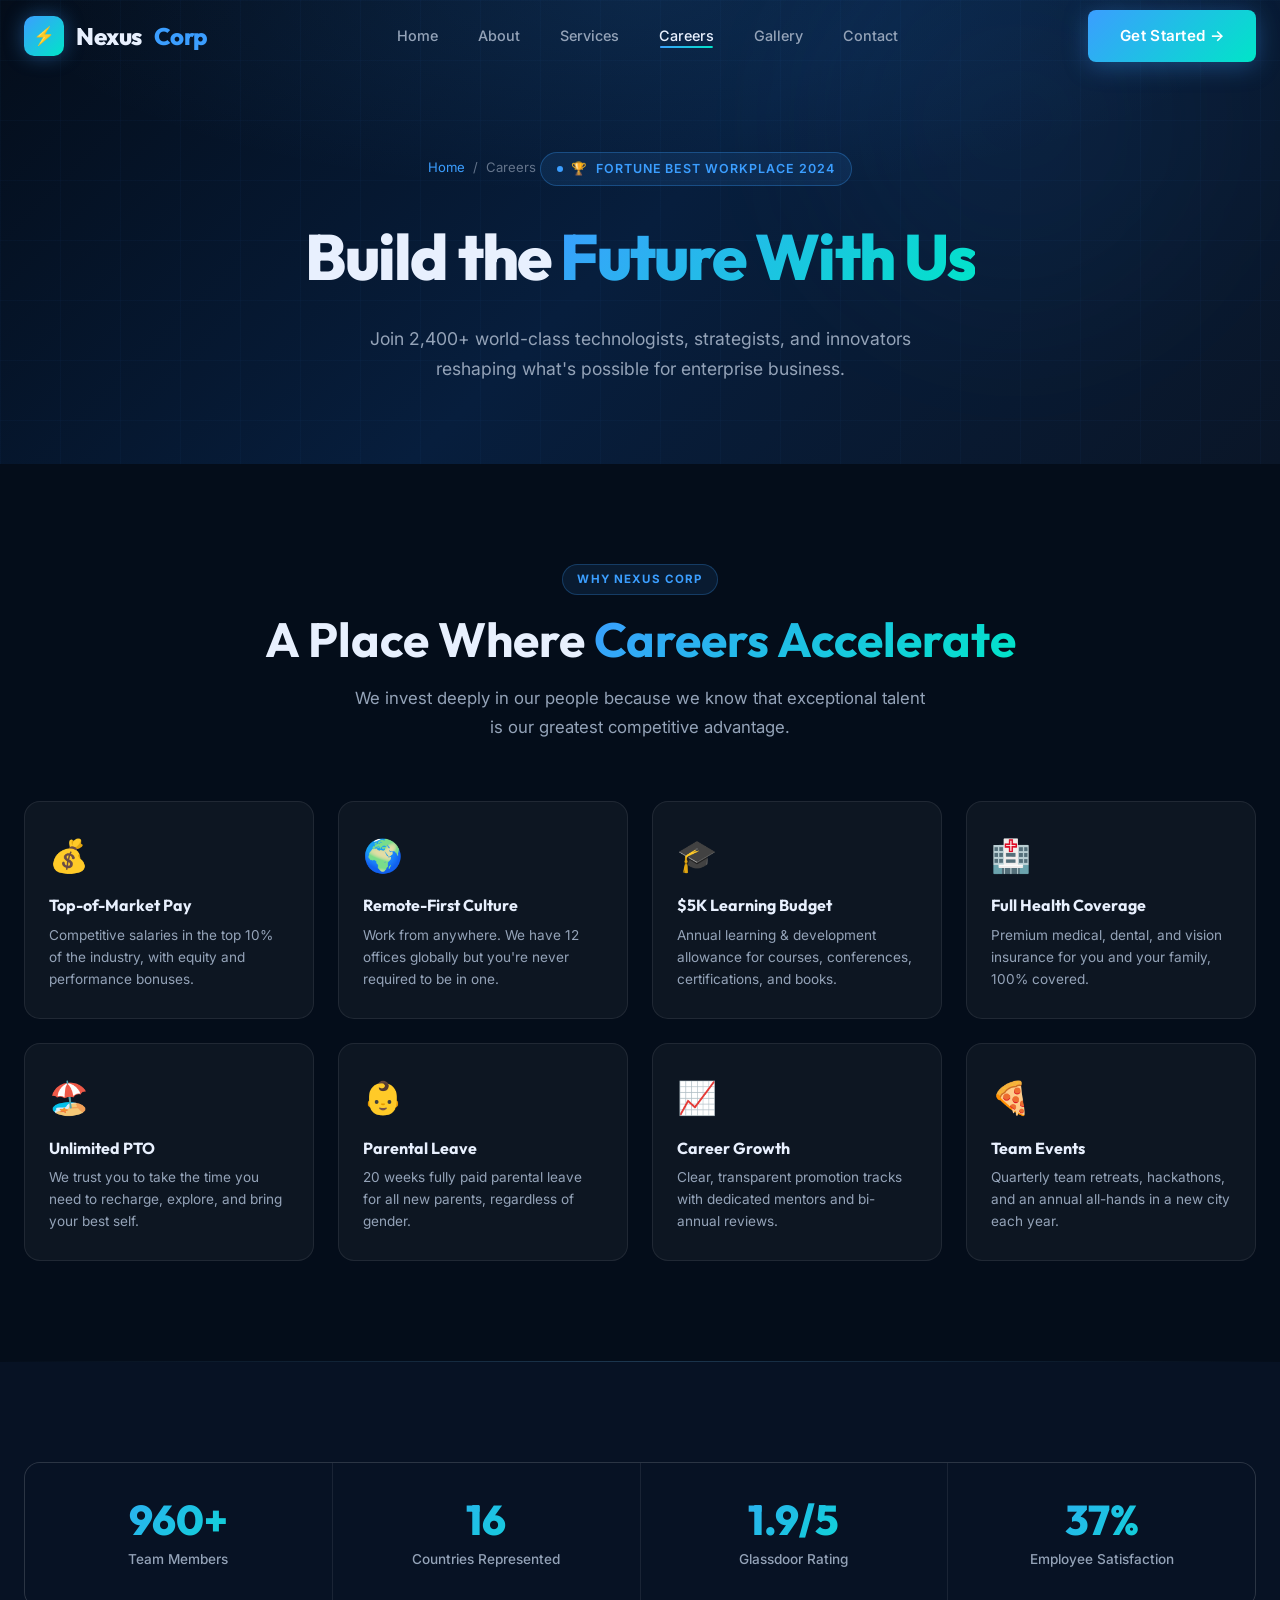
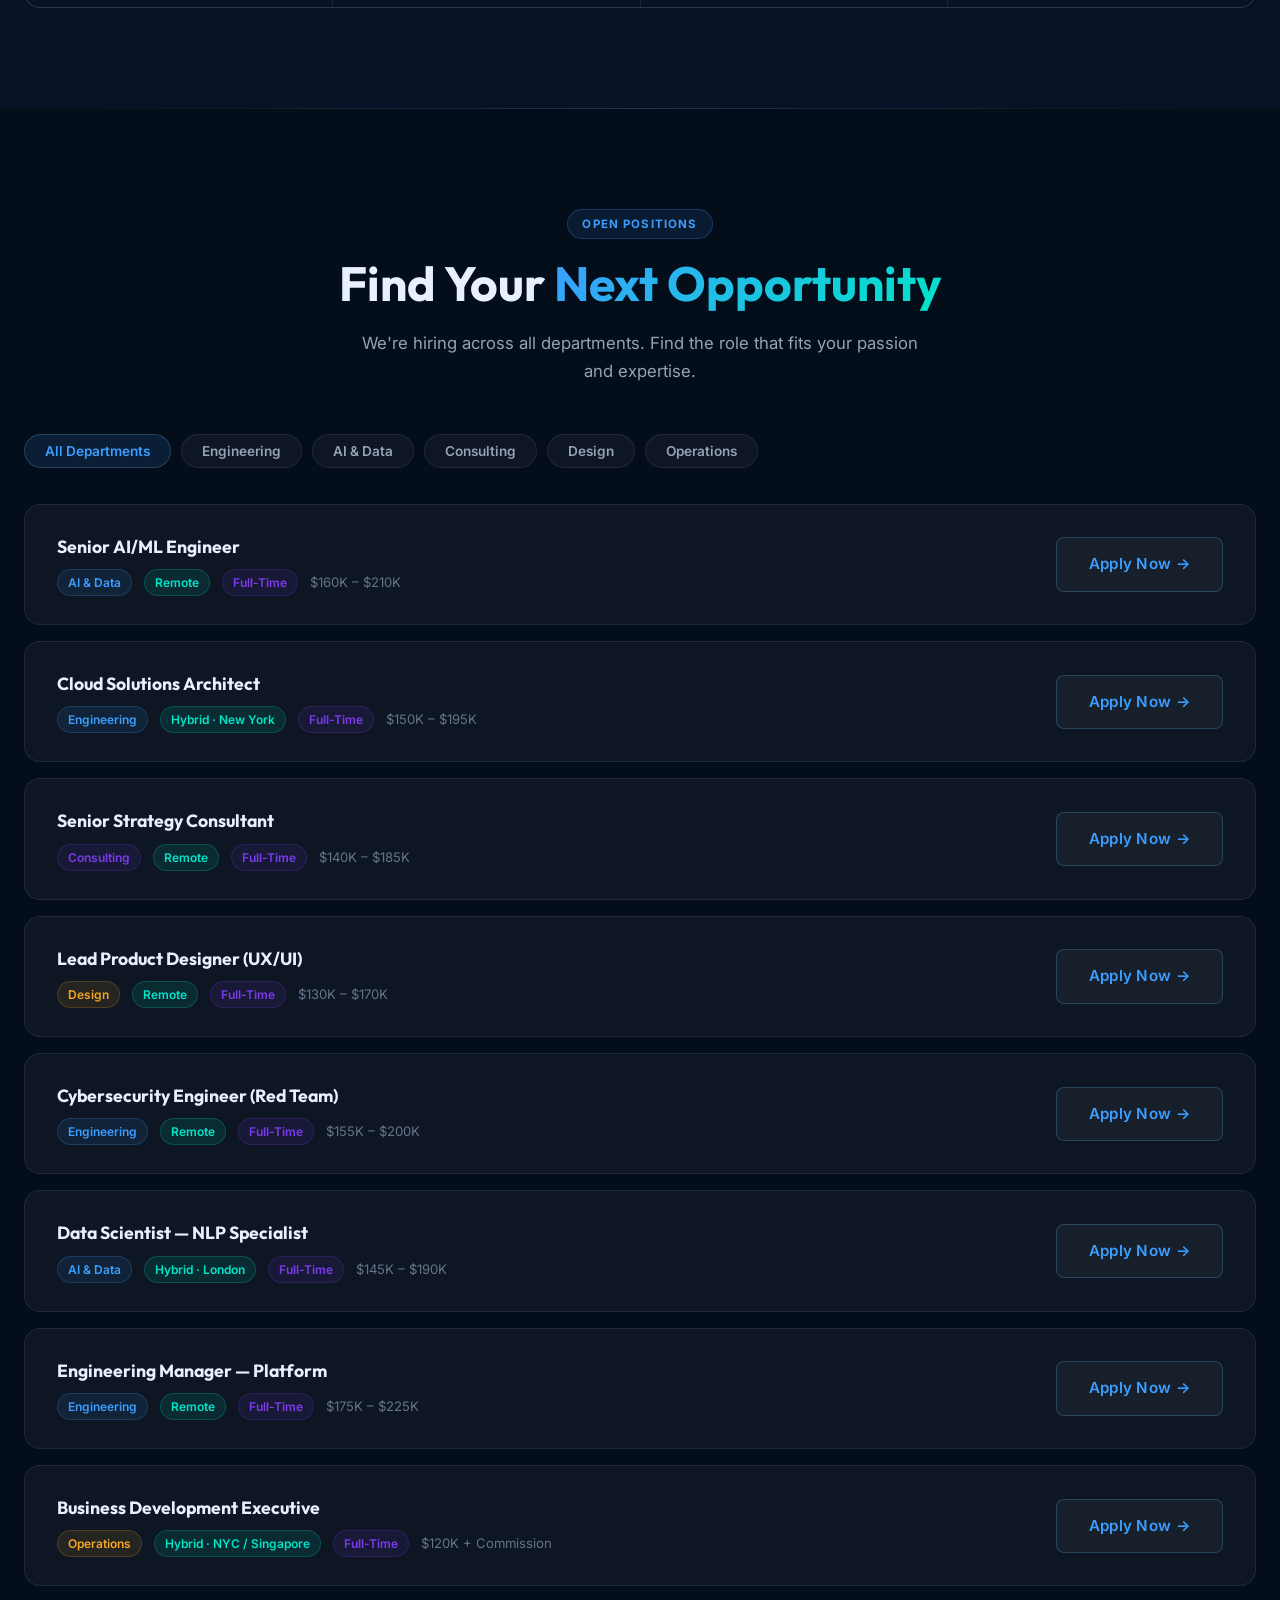
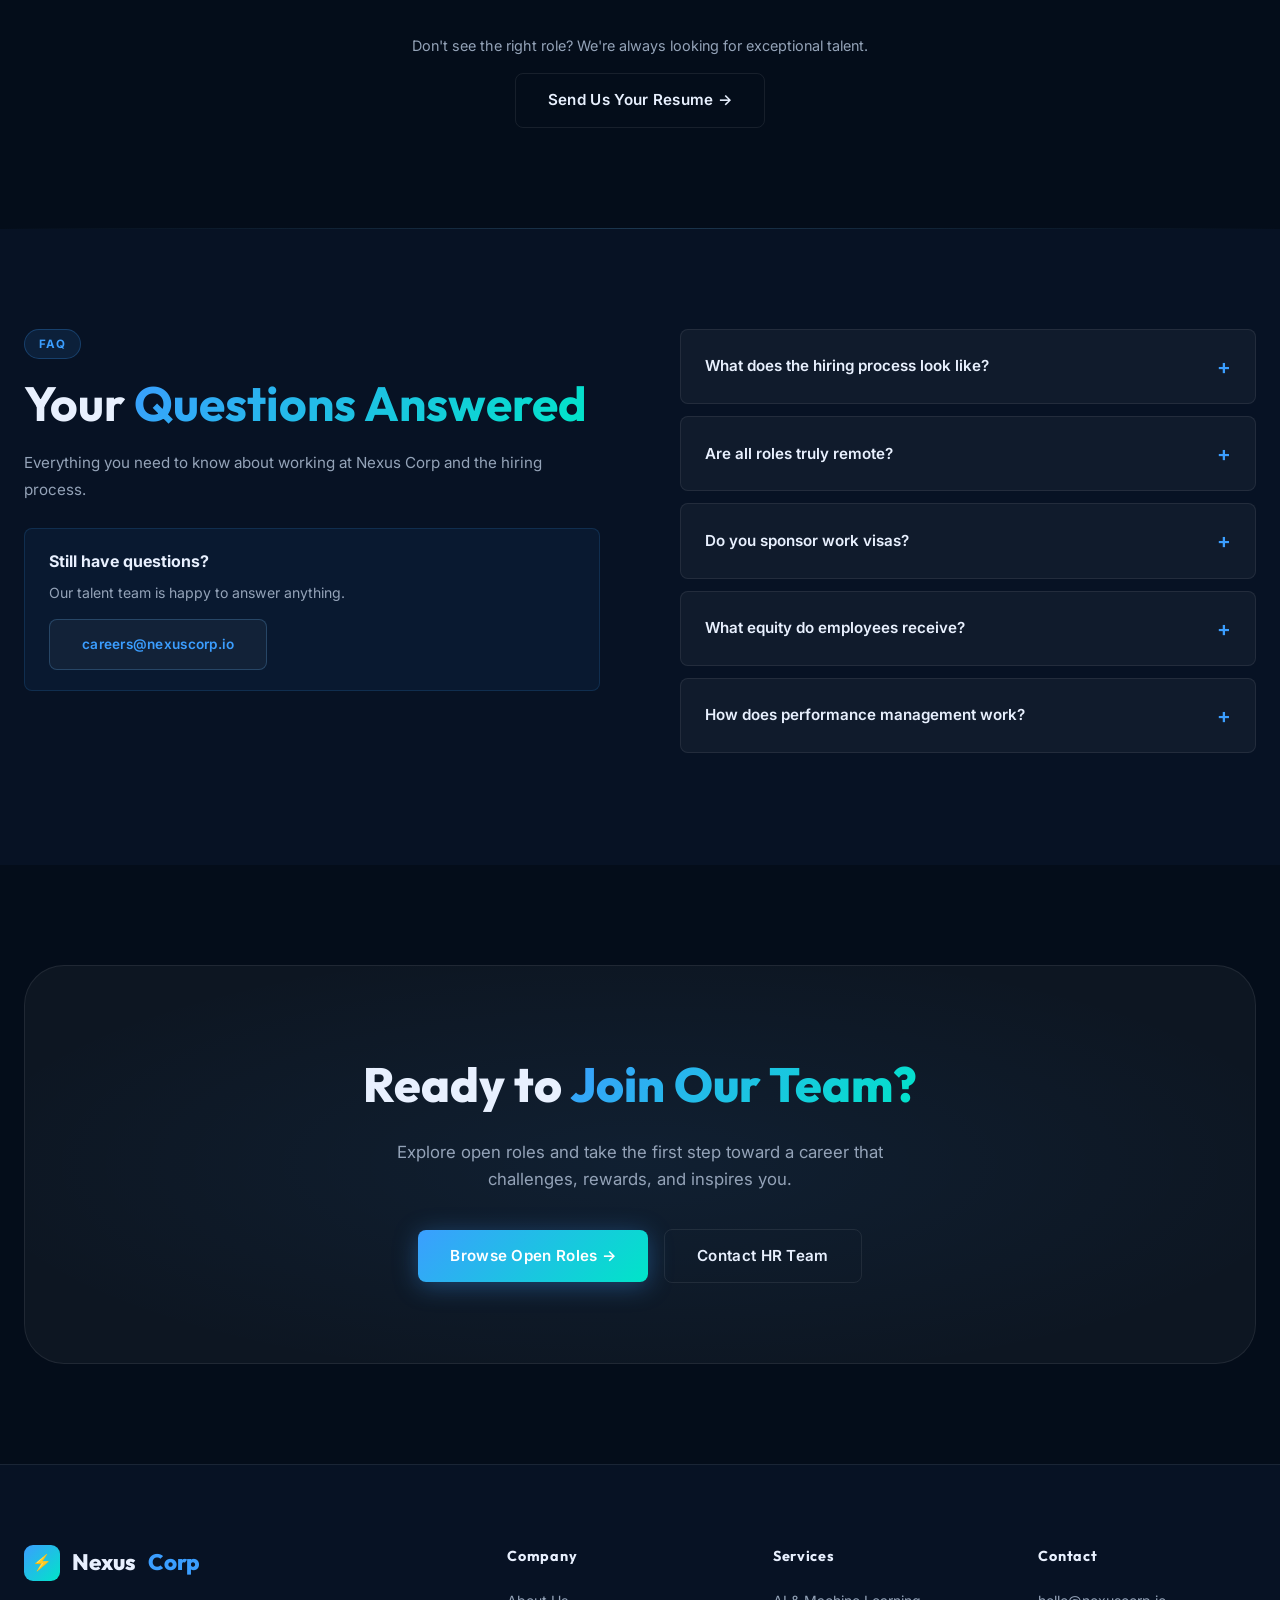
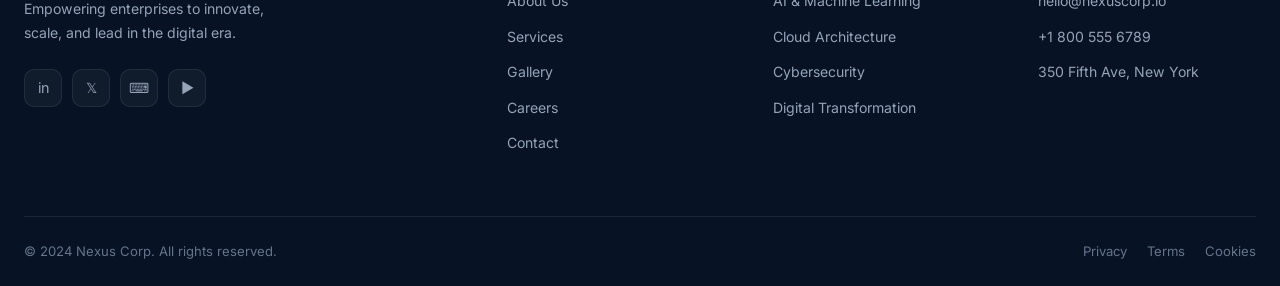
<file: careers.html>
<!DOCTYPE html>
<html lang="en">
<head>
  <meta charset="UTF-8" />
  <meta name="viewport" content="width=device-width, initial-scale=1.0" />
  <title>Careers — Nexus Corp</title>
  <meta name="description" content="Join Nexus Corp — one of the world's best technology workplaces. Explore open roles, benefits, and what makes us a world-class place to grow your career." />
  <link rel="stylesheet" href="style.css" />
  <link rel="icon" href="data:image/svg+xml,<svg xmlns='http://www.w3.org/2000/svg' viewBox='0 0 100 100'><text y='.9em' font-size='90'>⚡</text></svg>" />
  <style>
    .benefit-card { background: var(--clr-surface); border: 1px solid var(--clr-border); border-radius: var(--radius-md); padding: 28px 24px; transition: var(--transition); }
    .benefit-card:hover { border-color: var(--clr-border2); transform: translateY(-4px); }
    .benefit-icon { font-size: 2rem; margin-bottom: 12px; }
    .benefit-title { font-family: 'Outfit', sans-serif; font-weight: 700; font-size: 1rem; margin-bottom: 6px; }
    .benefit-desc { font-size: 0.85rem; color: var(--clr-text2); line-height: 1.6; }

    .faq-item { background: var(--clr-surface); border: 1px solid var(--clr-border); border-radius: var(--radius-sm); margin-bottom: 12px; overflow: hidden; transition: var(--transition); }
    .faq-item:hover { border-color: var(--clr-border2); }
    .faq-item.open { border-color: var(--clr-border2); }
    .faq-header { display: flex; justify-content: space-between; align-items: center; padding: 20px 24px; cursor: pointer; font-weight: 600; font-size: 0.95rem; }
    .faq-header::after { content: '+'; font-size: 1.3rem; color: var(--clr-primary); transition: transform 0.3s ease; }
    .faq-item.open .faq-header::after { transform: rotate(45deg); }
    .faq-body { max-height: 0; overflow: hidden; transition: max-height 0.4s ease; }
    .faq-body-inner { padding: 0 24px 20px; font-size: 0.9rem; color: var(--clr-text2); line-height: 1.7; }

    .dept-filter { display: flex; gap: 10px; flex-wrap: wrap; margin-bottom: 36px; }
    .dept-btn { padding: 8px 20px; border-radius: 99px; font-size: 0.85rem; font-weight: 600; color: var(--clr-text2); background: var(--clr-surface); border: 1px solid var(--clr-border); cursor: pointer; transition: var(--transition); }
    .dept-btn.active, .dept-btn:hover { background: rgba(59,158,255,0.12); border-color: var(--clr-border2); color: var(--clr-primary); }
  </style>
</head>
<body>

  <!-- ── NAVBAR ── -->
  <nav class="navbar" id="navbar">
    <div class="nav-inner">
      <a href="index.html" class="nav-logo"><div class="nav-logo-icon">⚡</div>Nexus<span>Corp</span></a>
      <ul class="nav-links">
        <li><a href="index.html">Home</a></li><li><a href="about.html">About</a></li><li><a href="services.html">Services</a></li><li><a href="careers.html">Careers</a></li><li><a href="gallery.html">Gallery</a></li><li><a href="contact.html">Contact</a></li>
      </ul>
      <div class="nav-cta"><a href="contact.html" class="btn btn-primary">Get Started →</a></div>
      <button class="hamburger" id="hamburger" aria-label="Toggle menu"><span></span><span></span><span></span></button>
    </div>
  </nav>
  <nav class="mobile-nav" id="mobile-nav">
    <a href="index.html">Home</a><a href="about.html">About</a><a href="services.html">Services</a><a href="careers.html">Careers</a><a href="gallery.html">Gallery</a><a href="contact.html">Contact</a>
    <a href="contact.html" class="btn btn-primary" style="margin-top:8px;justify-content:center;">Get Started →</a>
  </nav>

  <!-- ── PAGE HERO ── -->
  <section class="page-hero">
    <div class="page-hero-grid"></div>
    <div class="orb orb-1" style="width:400px;height:400px;top:-80px;right:5%;opacity:0.6;"></div>
    <div class="page-hero-content container">
      <div class="breadcrumb"><a href="index.html">Home</a><span>/</span><span>Careers</span></div>
      <div class="badge">🏆 &nbsp;Fortune Best Workplace 2024</div>
      <h1 class="page-hero-title">Build the <span class="text-gradient">Future With Us</span></h1>
      <p class="page-hero-sub">Join 2,400+ world-class technologists, strategists, and innovators reshaping what's possible for enterprise business.</p>
    </div>
  </section>

  <!-- ── WHY NEXUS ── -->
  <section class="section-padding">
    <div class="container">
      <div class="text-center reveal" style="margin-bottom:60px;">
        <div class="section-tag">Why Nexus Corp</div>
        <h2 class="section-title">A Place Where <span class="text-gradient">Careers Accelerate</span></h2>
        <p class="section-subtitle center">We invest deeply in our people because we know that exceptional talent is our greatest competitive advantage.</p>
      </div>
      <div class="grid-4">
        <div class="benefit-card reveal reveal-delay-1">
          <div class="benefit-icon">💰</div>
          <div class="benefit-title">Top-of-Market Pay</div>
          <div class="benefit-desc">Competitive salaries in the top 10% of the industry, with equity and performance bonuses.</div>
        </div>
        <div class="benefit-card reveal reveal-delay-2">
          <div class="benefit-icon">🌍</div>
          <div class="benefit-title">Remote-First Culture</div>
          <div class="benefit-desc">Work from anywhere. We have 12 offices globally but you're never required to be in one.</div>
        </div>
        <div class="benefit-card reveal reveal-delay-3">
          <div class="benefit-icon">🎓</div>
          <div class="benefit-title">$5K Learning Budget</div>
          <div class="benefit-desc">Annual learning & development allowance for courses, conferences, certifications, and books.</div>
        </div>
        <div class="benefit-card reveal reveal-delay-4">
          <div class="benefit-icon">🏥</div>
          <div class="benefit-title">Full Health Coverage</div>
          <div class="benefit-desc">Premium medical, dental, and vision insurance for you and your family, 100% covered.</div>
        </div>
        <div class="benefit-card reveal reveal-delay-1">
          <div class="benefit-icon">🏖️</div>
          <div class="benefit-title">Unlimited PTO</div>
          <div class="benefit-desc">We trust you to take the time you need to recharge, explore, and bring your best self.</div>
        </div>
        <div class="benefit-card reveal reveal-delay-2">
          <div class="benefit-icon">👶</div>
          <div class="benefit-title">Parental Leave</div>
          <div class="benefit-desc">20 weeks fully paid parental leave for all new parents, regardless of gender.</div>
        </div>
        <div class="benefit-card reveal reveal-delay-3">
          <div class="benefit-icon">📈</div>
          <div class="benefit-title">Career Growth</div>
          <div class="benefit-desc">Clear, transparent promotion tracks with dedicated mentors and bi-annual reviews.</div>
        </div>
        <div class="benefit-card reveal reveal-delay-4">
          <div class="benefit-icon">🍕</div>
          <div class="benefit-title">Team Events</div>
          <div class="benefit-desc">Quarterly team retreats, hackathons, and an annual all-hands in a new city each year.</div>
        </div>
      </div>
    </div>
  </section>

  <div class="divider"></div>

  <!-- ── STATS ── -->
  <section class="section-padding" style="background:var(--clr-bg2);">
    <div class="container">
      <div class="stats-bar reveal">
        <div class="stat-item"><div class="stat-number" data-target="2400" data-suffix="+">2400+</div><div class="stat-label">Team Members</div></div>
        <div class="stat-item"><div class="stat-number" data-target="42">42</div><div class="stat-label">Countries Represented</div></div>
        <div class="stat-item"><div class="stat-number" data-target="4.8" data-suffix="/5">4.8/5</div><div class="stat-label">Glassdoor Rating</div></div>
        <div class="stat-item"><div class="stat-number" data-target="94" data-suffix="%">94%</div><div class="stat-label">Employee Satisfaction</div></div>
      </div>
    </div>
  </section>

  <div class="divider"></div>

  <!-- ── OPEN ROLES ── -->
  <section class="section-padding">
    <div class="container">
      <div class="text-center reveal" style="margin-bottom:48px;">
        <div class="section-tag">Open Positions</div>
        <h2 class="section-title">Find Your <span class="text-gradient">Next Opportunity</span></h2>
        <p class="section-subtitle center">We're hiring across all departments. Find the role that fits your passion and expertise.</p>
      </div>

      <div class="dept-filter reveal">
        <button class="dept-btn active">All Departments</button>
        <button class="dept-btn">Engineering</button>
        <button class="dept-btn">AI & Data</button>
        <button class="dept-btn">Consulting</button>
        <button class="dept-btn">Design</button>
        <button class="dept-btn">Operations</button>
      </div>

      <div style="display:flex;flex-direction:column;gap:16px;">

        <div class="job-card reveal">
          <div class="job-card-left">
            <div class="job-title">Senior AI/ML Engineer</div>
            <div class="job-meta">
              <span class="job-tag tag-blue">AI & Data</span>
              <span class="job-tag tag-teal">Remote</span>
              <span class="job-tag tag-purple">Full-Time</span>
              <span style="font-size:0.82rem;color:var(--clr-text3);">$160K – $210K</span>
            </div>
          </div>
          <a href="contact.html" class="btn btn-ghost" style="flex-shrink:0;">Apply Now →</a>
        </div>

        <div class="job-card reveal">
          <div class="job-card-left">
            <div class="job-title">Cloud Solutions Architect</div>
            <div class="job-meta">
              <span class="job-tag tag-blue">Engineering</span>
              <span class="job-tag tag-teal">Hybrid · New York</span>
              <span class="job-tag tag-purple">Full-Time</span>
              <span style="font-size:0.82rem;color:var(--clr-text3);">$150K – $195K</span>
            </div>
          </div>
          <a href="contact.html" class="btn btn-ghost" style="flex-shrink:0;">Apply Now →</a>
        </div>

        <div class="job-card reveal">
          <div class="job-card-left">
            <div class="job-title">Senior Strategy Consultant</div>
            <div class="job-meta">
              <span class="job-tag tag-purple">Consulting</span>
              <span class="job-tag tag-teal">Remote</span>
              <span class="job-tag tag-purple">Full-Time</span>
              <span style="font-size:0.82rem;color:var(--clr-text3);">$140K – $185K</span>
            </div>
          </div>
          <a href="contact.html" class="btn btn-ghost" style="flex-shrink:0;">Apply Now →</a>
        </div>

        <div class="job-card reveal">
          <div class="job-card-left">
            <div class="job-title">Lead Product Designer (UX/UI)</div>
            <div class="job-meta">
              <span class="job-tag tag-gold">Design</span>
              <span class="job-tag tag-teal">Remote</span>
              <span class="job-tag tag-purple">Full-Time</span>
              <span style="font-size:0.82rem;color:var(--clr-text3);">$130K – $170K</span>
            </div>
          </div>
          <a href="contact.html" class="btn btn-ghost" style="flex-shrink:0;">Apply Now →</a>
        </div>

        <div class="job-card reveal">
          <div class="job-card-left">
            <div class="job-title">Cybersecurity Engineer (Red Team)</div>
            <div class="job-meta">
              <span class="job-tag tag-blue">Engineering</span>
              <span class="job-tag tag-teal">Remote</span>
              <span class="job-tag tag-purple">Full-Time</span>
              <span style="font-size:0.82rem;color:var(--clr-text3);">$155K – $200K</span>
            </div>
          </div>
          <a href="contact.html" class="btn btn-ghost" style="flex-shrink:0;">Apply Now →</a>
        </div>

        <div class="job-card reveal">
          <div class="job-card-left">
            <div class="job-title">Data Scientist — NLP Specialist</div>
            <div class="job-meta">
              <span class="job-tag tag-blue">AI & Data</span>
              <span class="job-tag tag-teal">Hybrid · London</span>
              <span class="job-tag tag-purple">Full-Time</span>
              <span style="font-size:0.82rem;color:var(--clr-text3);">$145K – $190K</span>
            </div>
          </div>
          <a href="contact.html" class="btn btn-ghost" style="flex-shrink:0;">Apply Now →</a>
        </div>

        <div class="job-card reveal">
          <div class="job-card-left">
            <div class="job-title">Engineering Manager — Platform</div>
            <div class="job-meta">
              <span class="job-tag tag-blue">Engineering</span>
              <span class="job-tag tag-teal">Remote</span>
              <span class="job-tag tag-purple">Full-Time</span>
              <span style="font-size:0.82rem;color:var(--clr-text3);">$175K – $225K</span>
            </div>
          </div>
          <a href="contact.html" class="btn btn-ghost" style="flex-shrink:0;">Apply Now →</a>
        </div>

        <div class="job-card reveal">
          <div class="job-card-left">
            <div class="job-title">Business Development Executive</div>
            <div class="job-meta">
              <span class="job-tag tag-gold">Operations</span>
              <span class="job-tag tag-teal">Hybrid · NYC / Singapore</span>
              <span class="job-tag tag-purple">Full-Time</span>
              <span style="font-size:0.82rem;color:var(--clr-text3);">$120K + Commission</span>
            </div>
          </div>
          <a href="contact.html" class="btn btn-ghost" style="flex-shrink:0;">Apply Now →</a>
        </div>

      </div>

      <div class="text-center" style="margin-top:48px;">
        <p style="color:var(--clr-text2);font-size:0.9rem;margin-bottom:16px;">Don't see the right role? We're always looking for exceptional talent.</p>
        <a href="contact.html" class="btn btn-outline">Send Us Your Resume →</a>
      </div>
    </div>
  </section>

  <div class="divider"></div>

  <!-- ── FAQ ── -->
  <section class="section-padding" style="background:var(--clr-bg2);">
    <div class="container">
      <div class="grid-2" style="gap:80px;align-items:start;">
        <div class="reveal-left">
          <div class="section-tag">FAQ</div>
          <h2 class="section-title">Your <span class="text-gradient">Questions Answered</span></h2>
          <p style="color:var(--clr-text2);line-height:1.8;margin-bottom:24px;font-size:0.95rem;">Everything you need to know about working at Nexus Corp and the hiring process.</p>
          <div class="highlight-box">
            <p style="font-weight:700;margin-bottom:8px;">Still have questions?</p>
            <p style="font-size:0.88rem;color:var(--clr-text2);margin-bottom:14px;">Our talent team is happy to answer anything.</p>
            <a href="mailto:careers@nexuscorp.io" class="btn btn-ghost" style="font-size:0.85rem;">careers@nexuscorp.io</a>
          </div>
        </div>
        <div class="reveal-right">
          <div class="faq-item">
            <div class="faq-header">What does the hiring process look like?</div>
            <div class="faq-body"><div class="faq-body-inner">Our process typically involves 4 stages: a 30-min recruiter screen, a technical/skills assessment, two panel interviews with your future team, and a final values conversation with a senior leader. The whole process takes 2–3 weeks.</div></div>
          </div>
          <div class="faq-item">
            <div class="faq-header">Are all roles truly remote?</div>
            <div class="faq-body"><div class="faq-body-inner">The majority of our roles are fully remote. Some client-facing and leadership roles require occasional travel (6–8 trips per year) or prefer candidates near a major office. Each job listing specifies its location requirements.</div></div>
          </div>
          <div class="faq-item">
            <div class="faq-header">Do you sponsor work visas?</div>
            <div class="faq-body"><div class="faq-body-inner">Yes, we sponsor H-1B, TN, and other work visas for qualified candidates in the United States, as well as work permits in the UK, Canada, Singapore, and Germany.</div></div>
          </div>
          <div class="faq-item">
            <div class="faq-header">What equity do employees receive?</div>
            <div class="faq-body"><div class="faq-body-inner">All full-time employees receive RSU grants as part of their compensation package. The size of the grant varies by level. Vesting is 4 years with a 1-year cliff, and we offer early exercise options.</div></div>
          </div>
          <div class="faq-item">
            <div class="faq-header">How does performance management work?</div>
            <div class="faq-body"><div class="faq-body-inner">We do bi-annual performance reviews with 360-degree feedback. Each employee has an Individual Growth Plan (IGP) co-created with their manager. Promotions happen on a rolling basis, not just annually.</div></div>
          </div>
        </div>
      </div>
    </div>
  </section>

  <!-- ── CTA ── -->
  <div class="container">
    <div class="cta-section reveal">
      <h2 class="cta-title">Ready to <span class="text-gradient">Join Our Team?</span></h2>
      <p class="cta-sub">Explore open roles and take the first step toward a career that challenges, rewards, and inspires you.</p>
      <div class="cta-actions">
        <a href="#open-roles" class="btn btn-primary">Browse Open Roles →</a>
        <a href="contact.html" class="btn btn-outline">Contact HR Team</a>
      </div>
    </div>
  </div>

  <!-- ── FOOTER ── -->
  <footer class="footer">
    <div class="container">
      <div class="footer-grid">
        <div class="footer-brand"><div class="footer-logo"><div class="logo-icon">⚡</div>Nexus<span style="color:var(--clr-primary);">Corp</span></div><p class="footer-brand-desc">Empowering enterprises to innovate, scale, and lead in the digital era.</p><div class="footer-socials"><a href="#" class="footer-social">in</a><a href="#" class="footer-social">𝕏</a><a href="#" class="footer-social">⌨</a><a href="#" class="footer-social">▶</a></div></div>
        <div class="footer-col"><div class="footer-col-title">Company</div><ul class="footer-links"><li><a href="about.html">About Us</a></li><li><a href="services.html">Services</a></li><li><a href="gallery.html">Gallery</a></li><li><a href="careers.html">Careers</a></li><li><a href="contact.html">Contact</a></li></ul></div>
        <div class="footer-col"><div class="footer-col-title">Services</div><ul class="footer-links"><li><a href="services.html">AI & Machine Learning</a></li><li><a href="services.html">Cloud Architecture</a></li><li><a href="services.html">Cybersecurity</a></li><li><a href="services.html">Digital Transformation</a></li></ul></div>
        <div class="footer-col"><div class="footer-col-title">Contact</div><ul class="footer-links"><li><a href="mailto:hello@nexuscorp.io">hello@nexuscorp.io</a></li><li><a href="tel:+18005556789">+1 800 555 6789</a></li><li><a href="#">350 Fifth Ave, New York</a></li></ul></div>
      </div>
    </div>
    <div class="container"><div class="footer-bottom"><p>© 2024 Nexus Corp. All rights reserved.</p><div class="footer-bottom-links"><a href="#">Privacy</a><a href="#">Terms</a><a href="#">Cookies</a></div></div></div>
  </footer>
  <button class="back-to-top" id="back-to-top" aria-label="Back to top">↑</button>
  <script src="script.js"></script>
</body>
</html>
</file>
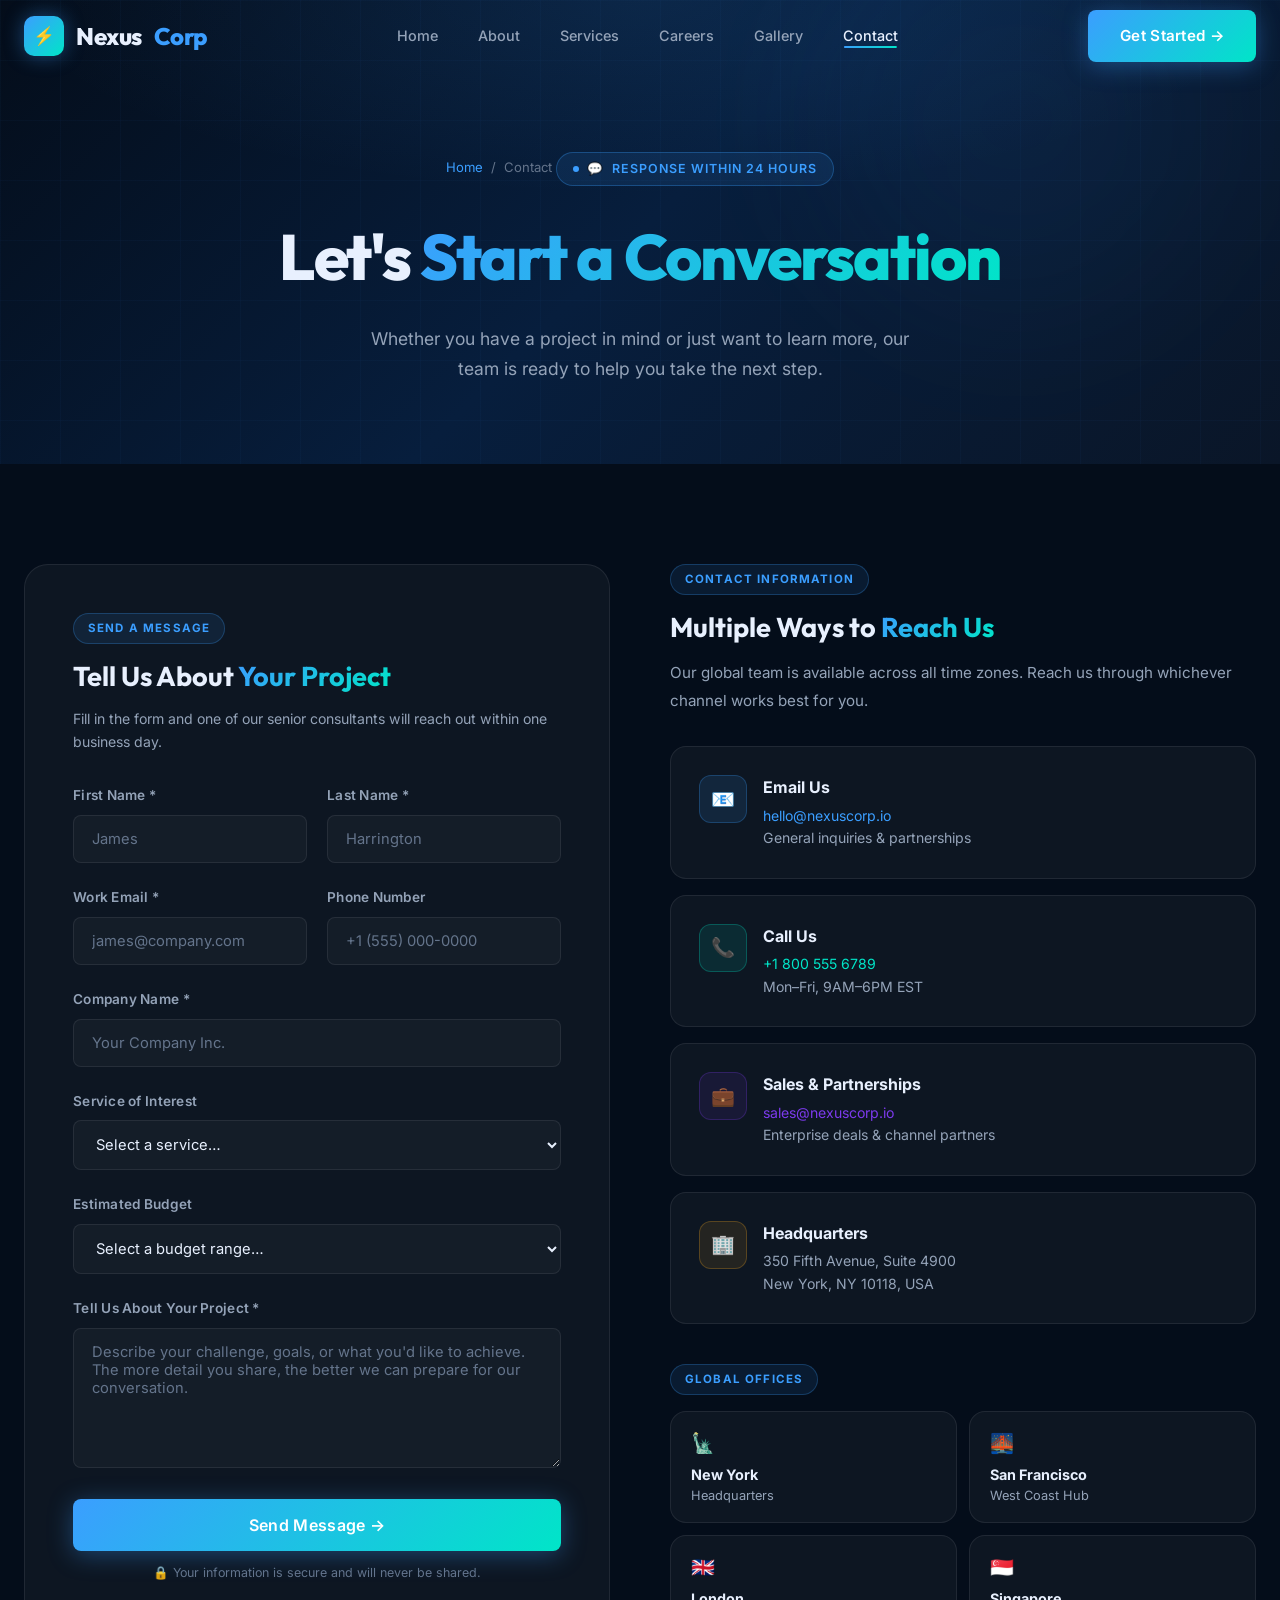
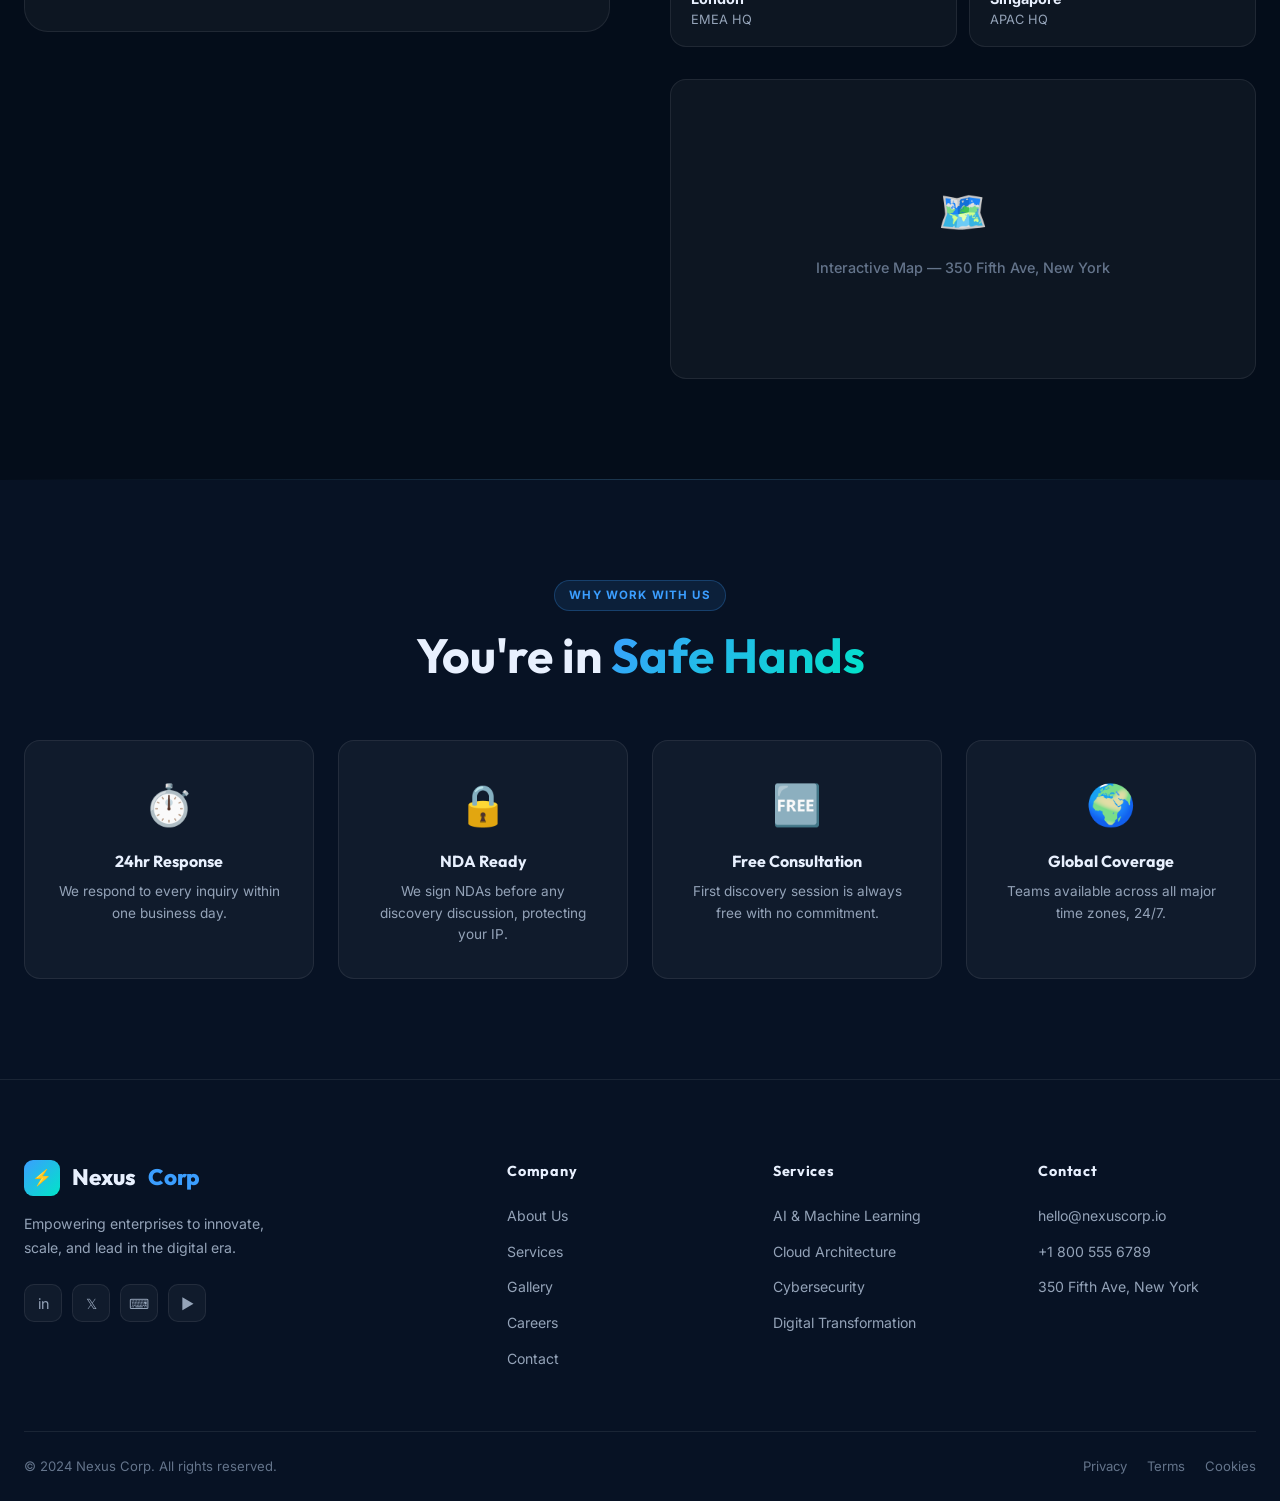
<file: contact.html>
<!DOCTYPE html>
<html lang="en">
<head>
  <meta charset="UTF-8" />
  <meta name="viewport" content="width=device-width, initial-scale=1.0" />
  <title>Contact Us — Nexus Corp</title>
  <meta name="description" content="Get in touch with Nexus Corp. Schedule a discovery call, ask about our services, or reach our global offices. We respond within 24 hours." />
  <link rel="stylesheet" href="style.css" />
  <link rel="icon" href="data:image/svg+xml,<svg xmlns='http://www.w3.org/2000/svg' viewBox='0 0 100 100'><text y='.9em' font-size='90'>⚡</text></svg>" />
</head>
<body>

  <!-- ── NAVBAR ── -->
  <nav class="navbar" id="navbar">
    <div class="nav-inner">
      <a href="index.html" class="nav-logo"><div class="nav-logo-icon">⚡</div>Nexus<span>Corp</span></a>
      <ul class="nav-links">
        <li><a href="index.html">Home</a></li><li><a href="about.html">About</a></li><li><a href="services.html">Services</a></li><li><a href="careers.html">Careers</a></li><li><a href="gallery.html">Gallery</a></li><li><a href="contact.html">Contact</a></li>
      </ul>
      <div class="nav-cta"><a href="contact.html" class="btn btn-primary">Get Started →</a></div>
      <button class="hamburger" id="hamburger" aria-label="Toggle menu"><span></span><span></span><span></span></button>
    </div>
  </nav>
  <nav class="mobile-nav" id="mobile-nav">
    <a href="index.html">Home</a><a href="about.html">About</a><a href="services.html">Services</a><a href="careers.html">Careers</a><a href="gallery.html">Gallery</a><a href="contact.html">Contact</a>
    <a href="contact.html" class="btn btn-primary" style="margin-top:8px;justify-content:center;">Get Started →</a>
  </nav>

  <!-- ── PAGE HERO ── -->
  <section class="page-hero">
    <div class="page-hero-grid"></div>
    <div class="orb orb-1" style="width:400px;height:400px;top:-80px;right:5%;opacity:0.6;"></div>
    <div class="page-hero-content container">
      <div class="breadcrumb"><a href="index.html">Home</a><span>/</span><span>Contact</span></div>
      <div class="badge">💬 &nbsp;Response within 24 hours</div>
      <h1 class="page-hero-title">Let's <span class="text-gradient">Start a Conversation</span></h1>
      <p class="page-hero-sub">Whether you have a project in mind or just want to learn more, our team is ready to help you take the next step.</p>
    </div>
  </section>

  <!-- ── CONTACT SECTION ── -->
  <section class="section-padding">
    <div class="container">
      <div class="grid-2" style="gap:60px;align-items:start;">

        <!-- Form -->
        <div class="reveal-left">
          <div class="contact-form-wrapper">
            <div style="margin-bottom:32px;">
              <div class="section-tag">Send a Message</div>
              <h2 class="section-title" style="font-size:1.7rem;">Tell Us About <span class="text-gradient">Your Project</span></h2>
              <p style="font-size:0.88rem;color:var(--clr-text2);">Fill in the form and one of our senior consultants will reach out within one business day.</p>
            </div>

            <form id="contact-form" novalidate>
              <div class="form-row">
                <div class="form-group">
                  <label for="first-name">First Name *</label>
                  <input type="text" id="first-name" name="first_name" placeholder="James" required />
                </div>
                <div class="form-group">
                  <label for="last-name">Last Name *</label>
                  <input type="text" id="last-name" name="last_name" placeholder="Harrington" required />
                </div>
              </div>
              <div class="form-row">
                <div class="form-group">
                  <label for="email">Work Email *</label>
                  <input type="email" id="email" name="email" placeholder="james@company.com" required />
                </div>
                <div class="form-group">
                  <label for="phone">Phone Number</label>
                  <input type="tel" id="phone" name="phone" placeholder="+1 (555) 000-0000" />
                </div>
              </div>
              <div class="form-group">
                <label for="company">Company Name *</label>
                <input type="text" id="company" name="company" placeholder="Your Company Inc." required />
              </div>
              <div class="form-group">
                <label for="service">Service of Interest</label>
                <select id="service" name="service">
                  <option value="" disabled selected>Select a service…</option>
                  <option>AI & Machine Learning</option>
                  <option>Cloud Architecture</option>
                  <option>Cybersecurity</option>
                  <option>Digital Transformation</option>
                  <option>Strategic Consulting</option>
                  <option>Product Development</option>
                  <option>Multiple Services</option>
                  <option>Other / Not Sure</option>
                </select>
              </div>
              <div class="form-group">
                <label for="budget">Estimated Budget</label>
                <select id="budget" name="budget">
                  <option value="" disabled selected>Select a budget range…</option>
                  <option>Under $50K</option>
                  <option>$50K – $150K</option>
                  <option>$150K – $500K</option>
                  <option>$500K – $1M</option>
                  <option>$1M+</option>
                </select>
              </div>
              <div class="form-group">
                <label for="message">Tell Us About Your Project *</label>
                <textarea id="message" name="message" placeholder="Describe your challenge, goals, or what you'd like to achieve. The more detail you share, the better we can prepare for our conversation." required></textarea>
              </div>
              <div id="form-success" class="form-success">
                ✓ Your message has been sent! We'll be in touch within 24 hours.
              </div>
              <button type="submit" class="btn btn-primary" id="submit-btn" style="width:100%;justify-content:center;padding:16px 32px;font-size:1rem;">
                Send Message →
              </button>
              <p style="font-size:0.78rem;color:var(--clr-text3);text-align:center;margin-top:12px;">🔒 Your information is secure and will never be shared.</p>
            </form>
          </div>
        </div>

        <!-- Info -->
        <div class="reveal-right">
          <div class="section-tag">Contact Information</div>
          <h2 class="section-title" style="font-size:1.7rem;">Multiple Ways to <span class="text-gradient">Reach Us</span></h2>
          <p style="color:var(--clr-text2);line-height:1.8;margin-bottom:32px;font-size:0.95rem;">Our global team is available across all time zones. Reach us through whichever channel works best for you.</p>

          <div style="display:flex;flex-direction:column;gap:16px;margin-bottom:40px;">
            <div class="contact-info-card">
              <div class="contact-info-icon icon-box icon-blue">📧</div>
              <div>
                <div class="contact-info-title">Email Us</div>
                <div class="contact-info-text"><a href="mailto:hello@nexuscorp.io" style="color:var(--clr-primary);">hello@nexuscorp.io</a><br/>General inquiries & partnerships</div>
              </div>
            </div>
            <div class="contact-info-card">
              <div class="contact-info-icon icon-box icon-teal">📞</div>
              <div>
                <div class="contact-info-title">Call Us</div>
                <div class="contact-info-text"><a href="tel:+18005556789" style="color:var(--clr-accent);">+1 800 555 6789</a><br/>Mon–Fri, 9AM–6PM EST</div>
              </div>
            </div>
            <div class="contact-info-card">
              <div class="contact-info-icon icon-box icon-purple">💼</div>
              <div>
                <div class="contact-info-title">Sales & Partnerships</div>
                <div class="contact-info-text"><a href="mailto:sales@nexuscorp.io" style="color:var(--clr-accent2);">sales@nexuscorp.io</a><br/>Enterprise deals & channel partners</div>
              </div>
            </div>
            <div class="contact-info-card">
              <div class="contact-info-icon icon-box icon-gold">🏢</div>
              <div>
                <div class="contact-info-title">Headquarters</div>
                <div class="contact-info-text">350 Fifth Avenue, Suite 4900<br/>New York, NY 10118, USA</div>
              </div>
            </div>
          </div>

          <!-- Global Offices -->
          <div class="section-tag">Global Offices</div>
          <div class="grid-2" style="gap:12px;margin-bottom:32px;">
            <div class="card" style="padding:16px 20px;">
              <div style="font-size:1.2rem;margin-bottom:4px;">🗽</div>
              <div style="font-weight:700;font-size:0.9rem;">New York</div>
              <div style="font-size:0.8rem;color:var(--clr-text2);">Headquarters</div>
            </div>
            <div class="card" style="padding:16px 20px;">
              <div style="font-size:1.2rem;margin-bottom:4px;">🌉</div>
              <div style="font-weight:700;font-size:0.9rem;">San Francisco</div>
              <div style="font-size:0.8rem;color:var(--clr-text2);">West Coast Hub</div>
            </div>
            <div class="card" style="padding:16px 20px;">
              <div style="font-size:1.2rem;margin-bottom:4px;">🇬🇧</div>
              <div style="font-weight:700;font-size:0.9rem;">London</div>
              <div style="font-size:0.8rem;color:var(--clr-text2);">EMEA HQ</div>
            </div>
            <div class="card" style="padding:16px 20px;">
              <div style="font-size:1.2rem;margin-bottom:4px;">🇸🇬</div>
              <div style="font-weight:700;font-size:0.9rem;">Singapore</div>
              <div style="font-size:0.8rem;color:var(--clr-text2);">APAC HQ</div>
            </div>
          </div>

          <!-- Map placeholder -->
          <div class="map-placeholder">
            🗺️
            <span>Interactive Map — 350 Fifth Ave, New York</span>
          </div>
        </div>
      </div>
    </div>
  </section>

  <div class="divider"></div>

  <!-- ── TRUST SIGNALS ── -->
  <section class="section-padding" style="background:var(--clr-bg2);">
    <div class="container">
      <div class="text-center reveal" style="margin-bottom:56px;">
        <div class="section-tag">Why Work With Us</div>
        <h2 class="section-title">You're in <span class="text-gradient">Safe Hands</span></h2>
      </div>
      <div class="grid-4">
        <div class="card reveal reveal-delay-1" style="text-align:center;">
          <div style="font-size:2.5rem;margin-bottom:12px;">⏱️</div>
          <div style="font-family:'Outfit',sans-serif;font-weight:700;margin-bottom:6px;">24hr Response</div>
          <div style="font-size:0.85rem;color:var(--clr-text2);">We respond to every inquiry within one business day.</div>
        </div>
        <div class="card reveal reveal-delay-2" style="text-align:center;">
          <div style="font-size:2.5rem;margin-bottom:12px;">🔒</div>
          <div style="font-family:'Outfit',sans-serif;font-weight:700;margin-bottom:6px;">NDA Ready</div>
          <div style="font-size:0.85rem;color:var(--clr-text2);">We sign NDAs before any discovery discussion, protecting your IP.</div>
        </div>
        <div class="card reveal reveal-delay-3" style="text-align:center;">
          <div style="font-size:2.5rem;margin-bottom:12px;">🆓</div>
          <div style="font-family:'Outfit',sans-serif;font-weight:700;margin-bottom:6px;">Free Consultation</div>
          <div style="font-size:0.85rem;color:var(--clr-text2);">First discovery session is always free with no commitment.</div>
        </div>
        <div class="card reveal reveal-delay-4" style="text-align:center;">
          <div style="font-size:2.5rem;margin-bottom:12px;">🌍</div>
          <div style="font-family:'Outfit',sans-serif;font-weight:700;margin-bottom:6px;">Global Coverage</div>
          <div style="font-size:0.85rem;color:var(--clr-text2);">Teams available across all major time zones, 24/7.</div>
        </div>
      </div>
    </div>
  </section>

  <!-- ── FOOTER ── -->
  <footer class="footer">
    <div class="container">
      <div class="footer-grid">
        <div class="footer-brand"><div class="footer-logo"><div class="logo-icon">⚡</div>Nexus<span style="color:var(--clr-primary);">Corp</span></div><p class="footer-brand-desc">Empowering enterprises to innovate, scale, and lead in the digital era.</p><div class="footer-socials"><a href="#" class="footer-social">in</a><a href="#" class="footer-social">𝕏</a><a href="#" class="footer-social">⌨</a><a href="#" class="footer-social">▶</a></div></div>
        <div class="footer-col"><div class="footer-col-title">Company</div><ul class="footer-links"><li><a href="about.html">About Us</a></li><li><a href="services.html">Services</a></li><li><a href="gallery.html">Gallery</a></li><li><a href="careers.html">Careers</a></li><li><a href="contact.html">Contact</a></li></ul></div>
        <div class="footer-col"><div class="footer-col-title">Services</div><ul class="footer-links"><li><a href="services.html">AI & Machine Learning</a></li><li><a href="services.html">Cloud Architecture</a></li><li><a href="services.html">Cybersecurity</a></li><li><a href="services.html">Digital Transformation</a></li></ul></div>
        <div class="footer-col"><div class="footer-col-title">Contact</div><ul class="footer-links"><li><a href="mailto:hello@nexuscorp.io">hello@nexuscorp.io</a></li><li><a href="tel:+18005556789">+1 800 555 6789</a></li><li><a href="#">350 Fifth Ave, New York</a></li></ul></div>
      </div>
    </div>
    <div class="container"><div class="footer-bottom"><p>© 2024 Nexus Corp. All rights reserved.</p><div class="footer-bottom-links"><a href="#">Privacy</a><a href="#">Terms</a><a href="#">Cookies</a></div></div></div>
  </footer>
  <button class="back-to-top" id="back-to-top" aria-label="Back to top">↑</button>
  <script src="script.js"></script>
</body>
</html>
</file>
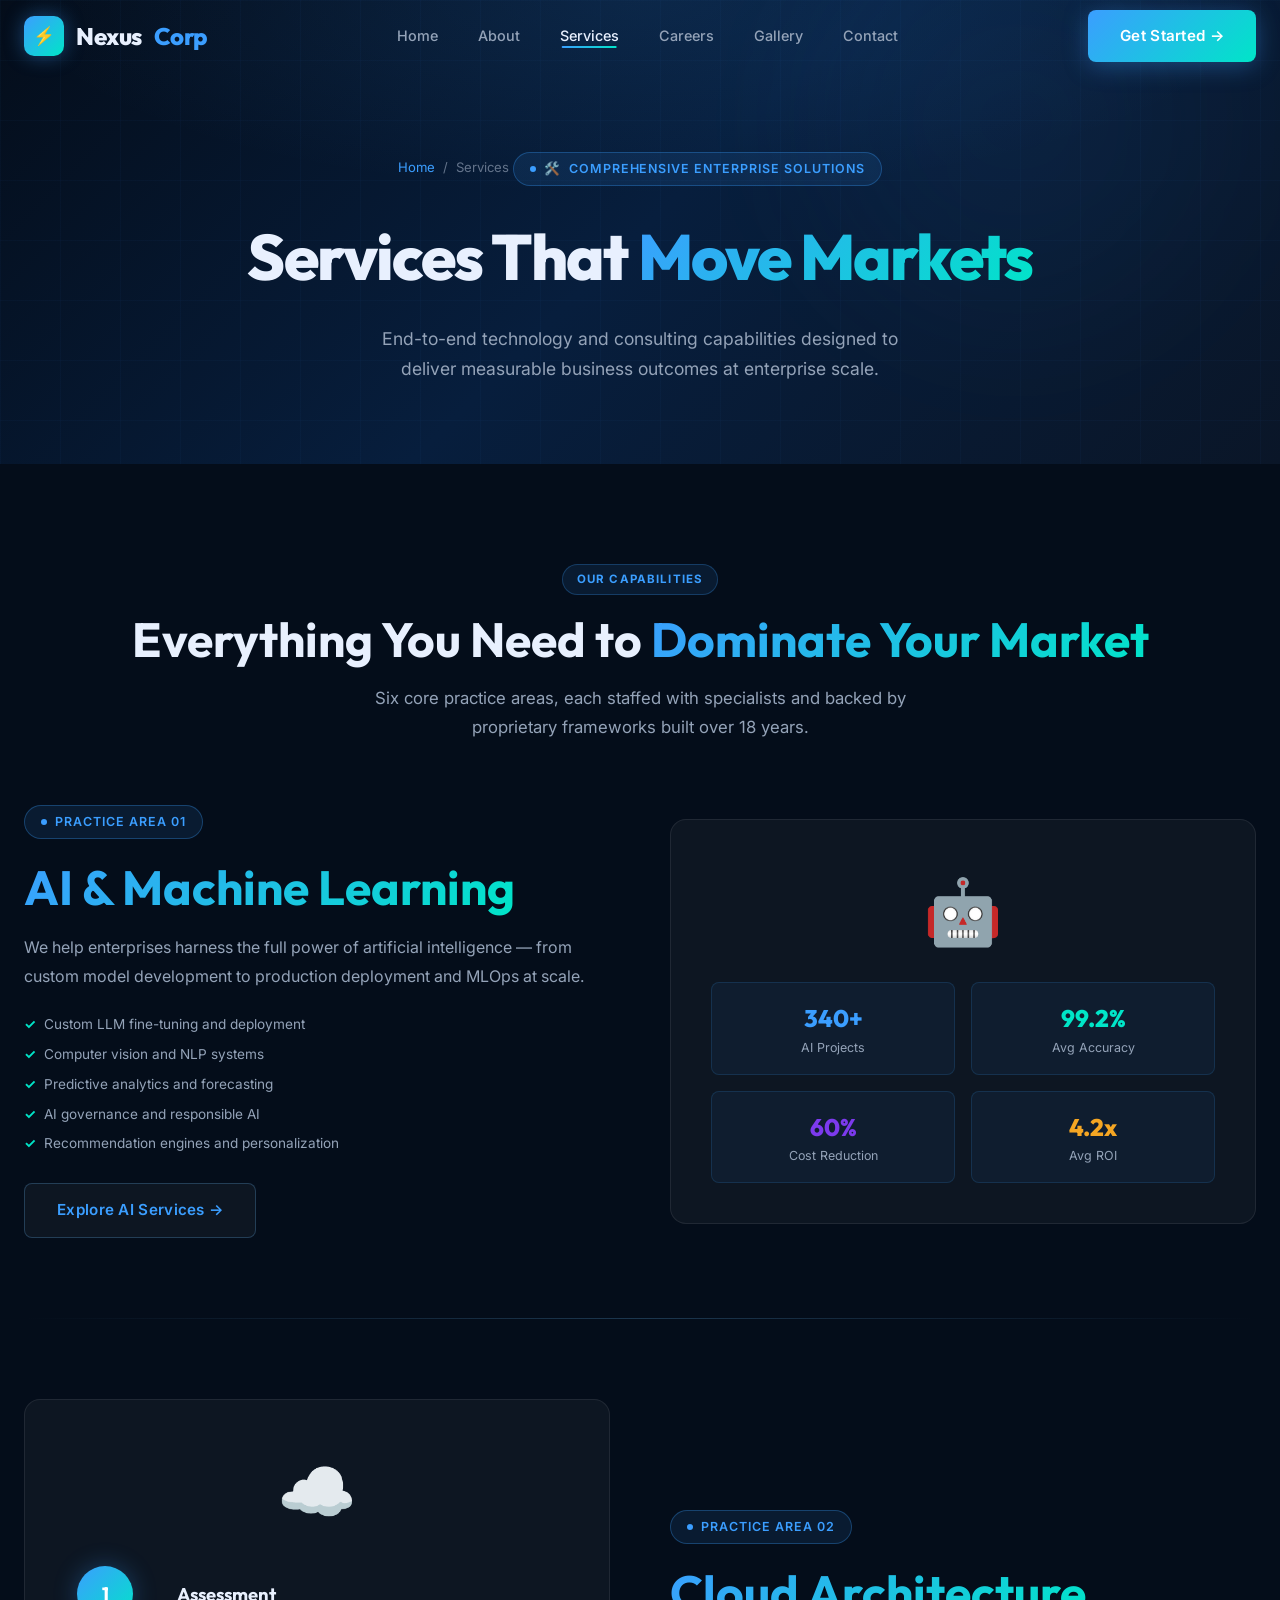
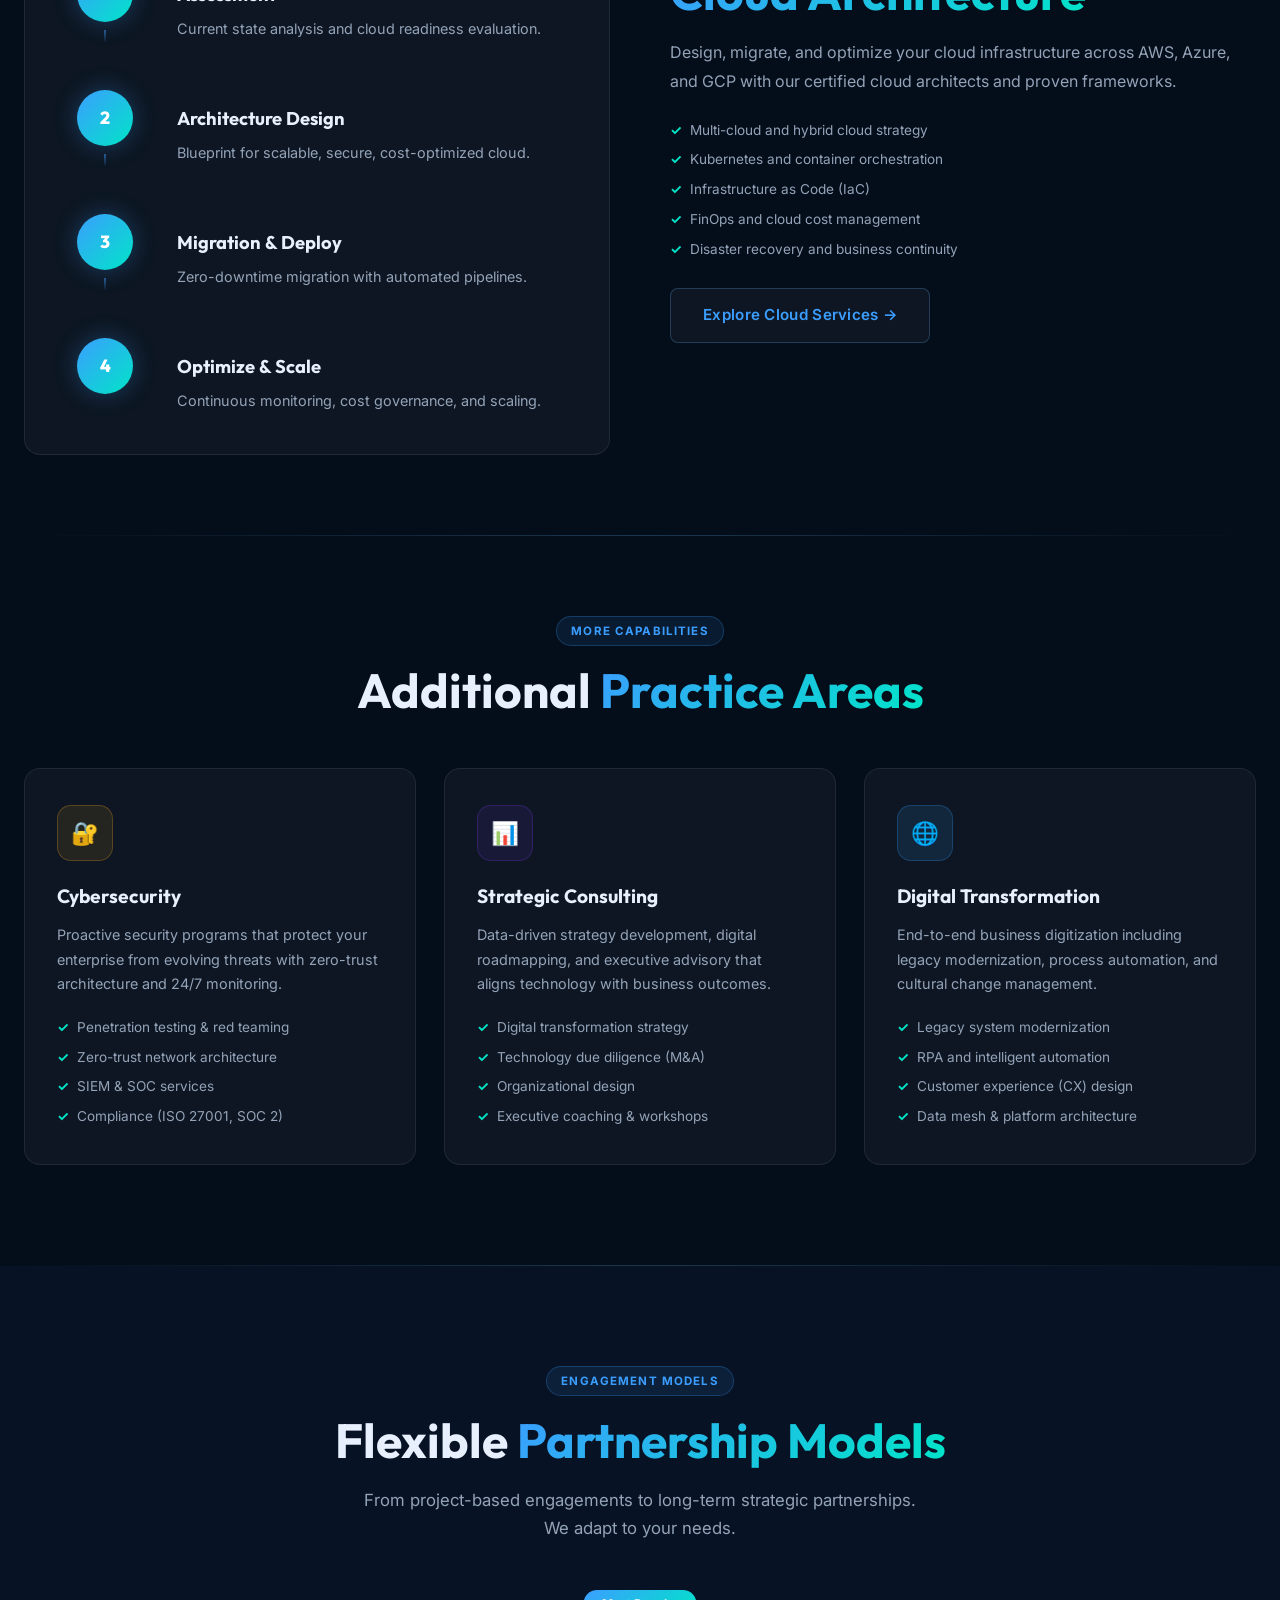
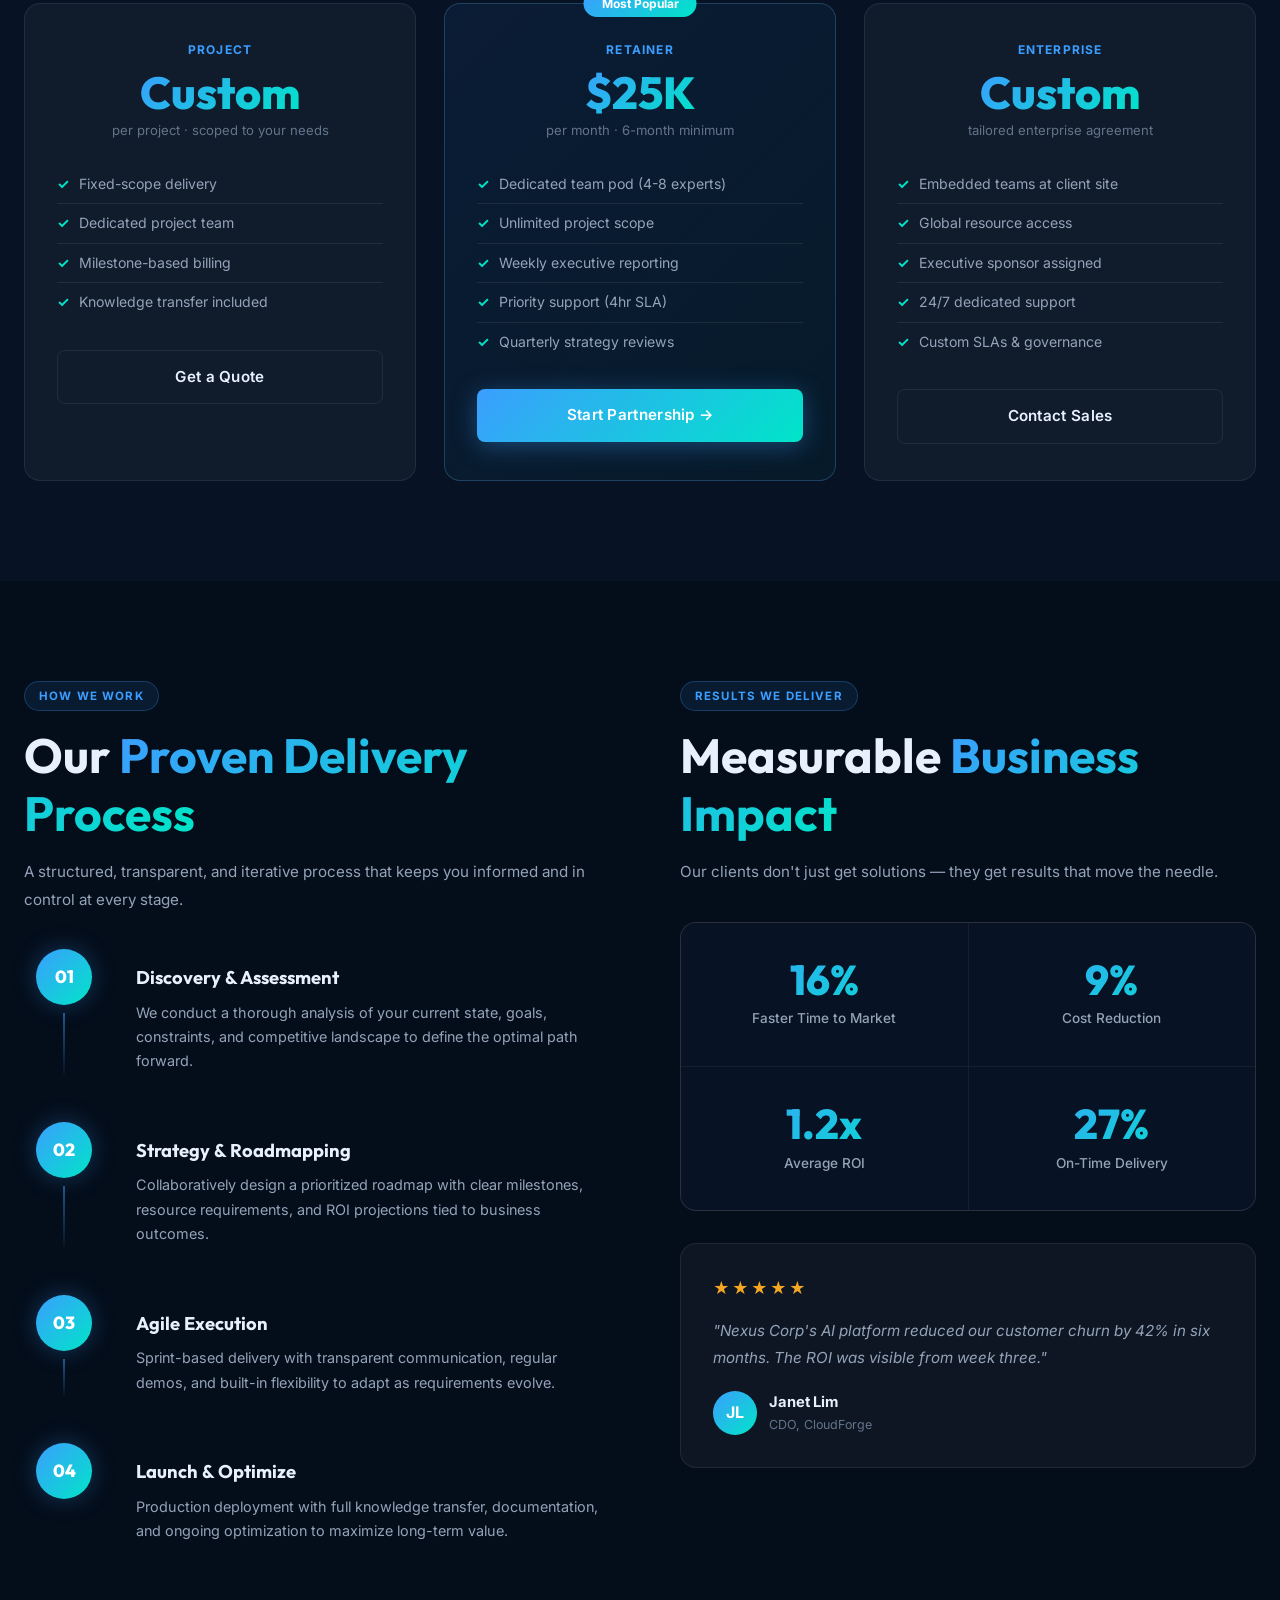
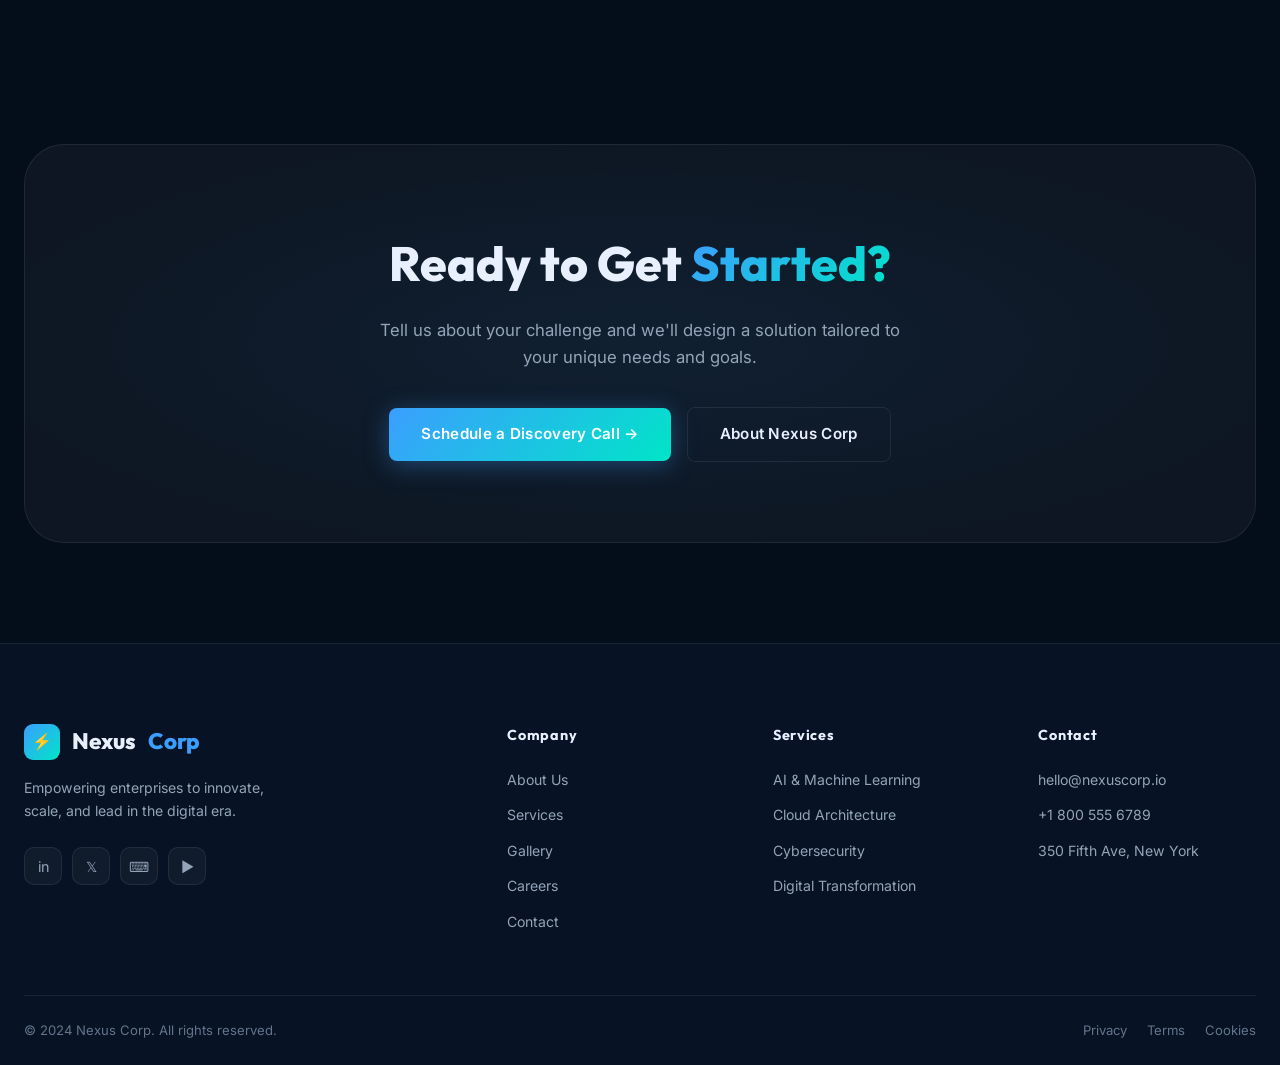
<file: services.html>
<!DOCTYPE html>
<html lang="en">
<head>
  <meta charset="UTF-8" />
  <meta name="viewport" content="width=device-width, initial-scale=1.0" />
  <title>Services — Nexus Corp</title>
  <meta name="description" content="Explore Nexus Corp's full suite of enterprise technology services: AI, cloud, cybersecurity, digital transformation, and strategic consulting." />
  <link rel="stylesheet" href="style.css" />
  <link rel="icon" href="data:image/svg+xml,<svg xmlns='http://www.w3.org/2000/svg' viewBox='0 0 100 100'><text y='.9em' font-size='90'>⚡</text></svg>" />
  <style>
    .pricing-card {
      background: var(--clr-surface);
      border: 1px solid var(--clr-border);
      border-radius: var(--radius-md);
      padding: 36px 32px;
      text-align: center;
      transition: var(--transition);
      position: relative;
    }
    .pricing-card:hover { border-color: var(--clr-border2); transform: translateY(-8px); box-shadow: var(--shadow-card); }
    .pricing-card.featured {
      background: linear-gradient(135deg, rgba(59,158,255,0.08), rgba(0,229,200,0.04));
      border-color: var(--clr-border2);
    }
    .pricing-badge { position: absolute; top: -14px; left: 50%; transform: translateX(-50%); background: var(--gradient-blue); color: #fff; padding: 4px 18px; border-radius: 99px; font-size: 0.75rem; font-weight: 700; white-space: nowrap; }
    .pricing-tier { font-size: 0.75rem; font-weight: 700; letter-spacing: 0.1em; text-transform: uppercase; color: var(--clr-primary); margin-bottom: 12px; }
    .pricing-price { font-family: 'Outfit', sans-serif; font-size: 2.8rem; font-weight: 800; line-height: 1; margin-bottom: 4px; }
    .pricing-period { font-size: 0.82rem; color: var(--clr-text3); margin-bottom: 24px; }
    .pricing-features { text-align: left; margin-bottom: 28px; }
    .pricing-feature { display: flex; align-items: center; gap: 10px; font-size: 0.88rem; color: var(--clr-text2); padding: 8px 0; border-bottom: 1px solid var(--clr-border); }
    .pricing-feature:last-child { border-bottom: none; }
    .pricing-feature::before { content: '✓'; color: var(--clr-accent); font-weight: 700; flex-shrink: 0; }
  </style>
</head>
<body>

  <!-- ── NAVBAR ── -->
  <nav class="navbar" id="navbar">
    <div class="nav-inner">
      <a href="index.html" class="nav-logo"><div class="nav-logo-icon">⚡</div>Nexus<span>Corp</span></a>
      <ul class="nav-links">
        <li><a href="index.html">Home</a></li>
        <li><a href="about.html">About</a></li>
        <li><a href="services.html">Services</a></li>
        <li><a href="careers.html">Careers</a></li>
        <li><a href="gallery.html">Gallery</a></li>
        <li><a href="contact.html">Contact</a></li>
      </ul>
      <div class="nav-cta"><a href="contact.html" class="btn btn-primary">Get Started →</a></div>
      <button class="hamburger" id="hamburger" aria-label="Toggle menu"><span></span><span></span><span></span></button>
    </div>
  </nav>
  <nav class="mobile-nav" id="mobile-nav">
    <a href="index.html">Home</a><a href="about.html">About</a><a href="services.html">Services</a><a href="careers.html">Careers</a><a href="gallery.html">Gallery</a><a href="contact.html">Contact</a>
    <a href="contact.html" class="btn btn-primary" style="margin-top:8px;justify-content:center;">Get Started →</a>
  </nav>

  <!-- ── PAGE HERO ── -->
  <section class="page-hero">
    <div class="page-hero-grid"></div>
    <div class="orb orb-1" style="width:400px;height:400px;top:-80px;right:5%;opacity:0.6;"></div>
    <div class="page-hero-content container">
      <div class="breadcrumb"><a href="index.html">Home</a><span>/</span><span>Services</span></div>
      <div class="badge">🛠️ &nbsp;Comprehensive Enterprise Solutions</div>
      <h1 class="page-hero-title">Services That <span class="text-gradient">Move Markets</span></h1>
      <p class="page-hero-sub">End-to-end technology and consulting capabilities designed to deliver measurable business outcomes at enterprise scale.</p>
    </div>
  </section>

  <!-- ── MAIN SERVICES ── -->
  <section class="section-padding">
    <div class="container">
      <div class="text-center reveal" style="margin-bottom:64px;">
        <div class="section-tag">Our Capabilities</div>
        <h2 class="section-title">Everything You Need to <span class="text-gradient">Dominate Your Market</span></h2>
        <p class="section-subtitle center">Six core practice areas, each staffed with specialists and backed by proprietary frameworks built over 18 years.</p>
      </div>

      <!-- Service 1 -->
      <div class="grid-2" style="gap:60px;margin-bottom:80px;align-items:center;">
        <div class="reveal-left">
          <div class="badge">Practice Area 01</div>
          <h2 class="section-title"><span class="text-gradient">AI & Machine Learning</span></h2>
          <p style="color:var(--clr-text2);line-height:1.8;margin-bottom:24px;">We help enterprises harness the full power of artificial intelligence — from custom model development to production deployment and MLOps at scale.</p>
          <div class="service-features" style="margin-bottom:28px;">
            <div class="service-feature">Custom LLM fine-tuning and deployment</div>
            <div class="service-feature">Computer vision and NLP systems</div>
            <div class="service-feature">Predictive analytics and forecasting</div>
            <div class="service-feature">AI governance and responsible AI</div>
            <div class="service-feature">Recommendation engines and personalization</div>
          </div>
          <a href="contact.html" class="btn btn-ghost">Explore AI Services →</a>
        </div>
        <div class="reveal-right">
          <div class="card" style="padding:40px;text-align:center;">
            <div style="font-size:4rem;margin-bottom:20px;">🤖</div>
            <div class="grid-2" style="gap:16px;margin-top:20px;">
              <div class="highlight-box" style="text-align:center;padding:16px;">
                <div style="font-family:'Outfit',sans-serif;font-size:1.5rem;font-weight:800;color:var(--clr-primary);">340+</div>
                <div style="font-size:0.78rem;color:var(--clr-text2);">AI Projects</div>
              </div>
              <div class="highlight-box" style="text-align:center;padding:16px;">
                <div style="font-family:'Outfit',sans-serif;font-size:1.5rem;font-weight:800;color:var(--clr-accent);">99.2%</div>
                <div style="font-size:0.78rem;color:var(--clr-text2);">Avg Accuracy</div>
              </div>
              <div class="highlight-box" style="text-align:center;padding:16px;">
                <div style="font-family:'Outfit',sans-serif;font-size:1.5rem;font-weight:800;color:var(--clr-accent2);">60%</div>
                <div style="font-size:0.78rem;color:var(--clr-text2);">Cost Reduction</div>
              </div>
              <div class="highlight-box" style="text-align:center;padding:16px;">
                <div style="font-family:'Outfit',sans-serif;font-size:1.5rem;font-weight:800;color:var(--clr-gold);">4.2x</div>
                <div style="font-size:0.78rem;color:var(--clr-text2);">Avg ROI</div>
              </div>
            </div>
          </div>
        </div>
      </div>

      <div class="divider"></div>

      <!-- Service 2 -->
      <div class="grid-2" style="gap:60px;margin:80px 0;align-items:center;">
        <div class="reveal-left order-2">
          <div class="card" style="padding:40px;text-align:center;">
            <div style="font-size:4rem;margin-bottom:20px;">☁️</div>
            <div class="process-steps" style="margin-top:24px;text-align:left;">
              <div class="process-step">
                <div class="process-step-left"><div class="step-num">1</div><div class="step-line"></div></div>
                <div class="step-content"><div class="step-title">Assessment</div><div class="step-desc">Current state analysis and cloud readiness evaluation.</div></div>
              </div>
              <div class="process-step">
                <div class="process-step-left"><div class="step-num">2</div><div class="step-line"></div></div>
                <div class="step-content"><div class="step-title">Architecture Design</div><div class="step-desc">Blueprint for scalable, secure, cost-optimized cloud.</div></div>
              </div>
              <div class="process-step">
                <div class="process-step-left"><div class="step-num">3</div><div class="step-line"></div></div>
                <div class="step-content"><div class="step-title">Migration & Deploy</div><div class="step-desc">Zero-downtime migration with automated pipelines.</div></div>
              </div>
              <div class="process-step">
                <div class="process-step-left"><div class="step-num">4</div></div>
                <div class="step-content"><div class="step-title">Optimize & Scale</div><div class="step-desc">Continuous monitoring, cost governance, and scaling.</div></div>
              </div>
            </div>
          </div>
        </div>
        <div class="reveal-right">
          <div class="badge">Practice Area 02</div>
          <h2 class="section-title"><span class="text-gradient">Cloud Architecture</span></h2>
          <p style="color:var(--clr-text2);line-height:1.8;margin-bottom:24px;">Design, migrate, and optimize your cloud infrastructure across AWS, Azure, and GCP with our certified cloud architects and proven frameworks.</p>
          <div class="service-features" style="margin-bottom:28px;">
            <div class="service-feature">Multi-cloud and hybrid cloud strategy</div>
            <div class="service-feature">Kubernetes and container orchestration</div>
            <div class="service-feature">Infrastructure as Code (IaC)</div>
            <div class="service-feature">FinOps and cloud cost management</div>
            <div class="service-feature">Disaster recovery and business continuity</div>
          </div>
          <a href="contact.html" class="btn btn-ghost">Explore Cloud Services →</a>
        </div>
      </div>

      <div class="divider"></div>

      <!-- More Services Grid -->
      <div class="text-center reveal" style="margin:80px 0 48px;">
        <div class="section-tag">More Capabilities</div>
        <h2 class="section-title">Additional <span class="text-gradient">Practice Areas</span></h2>
      </div>
      <div class="grid-3">
        <div class="service-card reveal reveal-delay-1">
          <div class="icon-box icon-gold">🔐</div>
          <div class="service-card-title">Cybersecurity</div>
          <div class="service-card-desc">Proactive security programs that protect your enterprise from evolving threats with zero-trust architecture and 24/7 monitoring.</div>
          <div class="service-features">
            <div class="service-feature">Penetration testing & red teaming</div>
            <div class="service-feature">Zero-trust network architecture</div>
            <div class="service-feature">SIEM & SOC services</div>
            <div class="service-feature">Compliance (ISO 27001, SOC 2)</div>
          </div>
        </div>
        <div class="service-card reveal reveal-delay-2">
          <div class="icon-box icon-purple">📊</div>
          <div class="service-card-title">Strategic Consulting</div>
          <div class="service-card-desc">Data-driven strategy development, digital roadmapping, and executive advisory that aligns technology with business outcomes.</div>
          <div class="service-features">
            <div class="service-feature">Digital transformation strategy</div>
            <div class="service-feature">Technology due diligence (M&A)</div>
            <div class="service-feature">Organizational design</div>
            <div class="service-feature">Executive coaching & workshops</div>
          </div>
        </div>
        <div class="service-card reveal reveal-delay-3">
          <div class="icon-box icon-blue">🌐</div>
          <div class="service-card-title">Digital Transformation</div>
          <div class="service-card-desc">End-to-end business digitization including legacy modernization, process automation, and cultural change management.</div>
          <div class="service-features">
            <div class="service-feature">Legacy system modernization</div>
            <div class="service-feature">RPA and intelligent automation</div>
            <div class="service-feature">Customer experience (CX) design</div>
            <div class="service-feature">Data mesh & platform architecture</div>
          </div>
        </div>
      </div>
    </div>
  </section>

  <div class="divider"></div>

  <!-- ── PRICING ── -->
  <section class="section-padding" style="background:var(--clr-bg2);">
    <div class="container">
      <div class="text-center reveal" style="margin-bottom:60px;">
        <div class="section-tag">Engagement Models</div>
        <h2 class="section-title">Flexible <span class="text-gradient">Partnership Models</span></h2>
        <p class="section-subtitle center">From project-based engagements to long-term strategic partnerships. We adapt to your needs.</p>
      </div>
      <div class="grid-3">
        <div class="pricing-card reveal reveal-delay-1">
          <div class="pricing-tier">Project</div>
          <div class="pricing-price"><span class="text-gradient">Custom</span></div>
          <div class="pricing-period">per project · scoped to your needs</div>
          <div class="pricing-features">
            <div class="pricing-feature">Fixed-scope delivery</div>
            <div class="pricing-feature">Dedicated project team</div>
            <div class="pricing-feature">Milestone-based billing</div>
            <div class="pricing-feature">Knowledge transfer included</div>
          </div>
          <a href="contact.html" class="btn btn-outline" style="width:100%;justify-content:center;">Get a Quote</a>
        </div>
        <div class="pricing-card featured reveal reveal-delay-2">
          <div class="pricing-badge">Most Popular</div>
          <div class="pricing-tier">Retainer</div>
          <div class="pricing-price"><span class="text-gradient">$25K</span></div>
          <div class="pricing-period">per month · 6-month minimum</div>
          <div class="pricing-features">
            <div class="pricing-feature">Dedicated team pod (4-8 experts)</div>
            <div class="pricing-feature">Unlimited project scope</div>
            <div class="pricing-feature">Weekly executive reporting</div>
            <div class="pricing-feature">Priority support (4hr SLA)</div>
            <div class="pricing-feature">Quarterly strategy reviews</div>
          </div>
          <a href="contact.html" class="btn btn-primary" style="width:100%;justify-content:center;">Start Partnership →</a>
        </div>
        <div class="pricing-card reveal reveal-delay-3">
          <div class="pricing-tier">Enterprise</div>
          <div class="pricing-price"><span class="text-gradient">Custom</span></div>
          <div class="pricing-period">tailored enterprise agreement</div>
          <div class="pricing-features">
            <div class="pricing-feature">Embedded teams at client site</div>
            <div class="pricing-feature">Global resource access</div>
            <div class="pricing-feature">Executive sponsor assigned</div>
            <div class="pricing-feature">24/7 dedicated support</div>
            <div class="pricing-feature">Custom SLAs & governance</div>
          </div>
          <a href="contact.html" class="btn btn-outline" style="width:100%;justify-content:center;">Contact Sales</a>
        </div>
      </div>
    </div>
  </section>

  <!-- ── PROCESS ── -->
  <section class="section-padding">
    <div class="container">
      <div class="grid-2" style="gap:80px;align-items:start;">
        <div class="reveal-left">
          <div class="section-tag">How We Work</div>
          <h2 class="section-title">Our <span class="text-gradient">Proven Delivery Process</span></h2>
          <p style="color:var(--clr-text2);line-height:1.8;margin-bottom:36px;font-size:0.95rem;">A structured, transparent, and iterative process that keeps you informed and in control at every stage.</p>
          <div class="process-steps">
            <div class="process-step">
              <div class="process-step-left"><div class="step-num">01</div><div class="step-line"></div></div>
              <div class="step-content"><div class="step-title">Discovery & Assessment</div><div class="step-desc">We conduct a thorough analysis of your current state, goals, constraints, and competitive landscape to define the optimal path forward.</div></div>
            </div>
            <div class="process-step">
              <div class="process-step-left"><div class="step-num">02</div><div class="step-line"></div></div>
              <div class="step-content"><div class="step-title">Strategy & Roadmapping</div><div class="step-desc">Collaboratively design a prioritized roadmap with clear milestones, resource requirements, and ROI projections tied to business outcomes.</div></div>
            </div>
            <div class="process-step">
              <div class="process-step-left"><div class="step-num">03</div><div class="step-line"></div></div>
              <div class="step-content"><div class="step-title">Agile Execution</div><div class="step-desc">Sprint-based delivery with transparent communication, regular demos, and built-in flexibility to adapt as requirements evolve.</div></div>
            </div>
            <div class="process-step">
              <div class="process-step-left"><div class="step-num">04</div><div class="step-line"></div></div>
              <div class="step-content"><div class="step-title">Launch & Optimize</div><div class="step-desc">Production deployment with full knowledge transfer, documentation, and ongoing optimization to maximize long-term value.</div></div>
            </div>
          </div>
        </div>
        <div class="reveal-right">
          <div class="section-tag">Results We Deliver</div>
          <h2 class="section-title">Measurable <span class="text-gradient">Business Impact</span></h2>
          <p style="color:var(--clr-text2);line-height:1.8;margin-bottom:36px;font-size:0.95rem;">Our clients don't just get solutions — they get results that move the needle.</p>
          <div class="stats-bar" style="grid-template-columns:1fr 1fr;margin-bottom:32px;">
            <div class="stat-item"><div class="stat-number" data-target="60" data-suffix="%">60%</div><div class="stat-label">Faster Time to Market</div></div>
            <div class="stat-item"><div class="stat-number" data-target="35" data-suffix="%">35%</div><div class="stat-label">Cost Reduction</div></div>
            <div class="stat-item"><div class="stat-number" data-target="4.2" data-suffix="x">4.2x</div><div class="stat-label">Average ROI</div></div>
            <div class="stat-item"><div class="stat-number" data-target="98" data-suffix="%">98%</div><div class="stat-label">On-Time Delivery</div></div>
          </div>
          <div class="testimonial-card">
            <div class="testimonial-stars">★★★★★</div>
            <p class="testimonial-quote">"Nexus Corp's AI platform reduced our customer churn by 42% in six months. The ROI was visible from week three."</p>
            <div class="testimonial-author">
              <div class="author-avatar">JL</div>
              <div><div class="author-name">Janet Lim</div><div class="author-role">CDO, CloudForge</div></div>
            </div>
          </div>
        </div>
      </div>
    </div>
  </section>

  <!-- ── CTA ── -->
  <div class="container">
    <div class="cta-section reveal">
      <h2 class="cta-title">Ready to Get <span class="text-gradient">Started?</span></h2>
      <p class="cta-sub">Tell us about your challenge and we'll design a solution tailored to your unique needs and goals.</p>
      <div class="cta-actions">
        <a href="contact.html" class="btn btn-primary">Schedule a Discovery Call →</a>
        <a href="about.html" class="btn btn-outline">About Nexus Corp</a>
      </div>
    </div>
  </div>

  <!-- ── FOOTER ── -->
  <footer class="footer">
    <div class="container">
      <div class="footer-grid">
        <div class="footer-brand"><div class="footer-logo"><div class="logo-icon">⚡</div>Nexus<span style="color:var(--clr-primary);">Corp</span></div><p class="footer-brand-desc">Empowering enterprises to innovate, scale, and lead in the digital era.</p><div class="footer-socials"><a href="#" class="footer-social">in</a><a href="#" class="footer-social">𝕏</a><a href="#" class="footer-social">⌨</a><a href="#" class="footer-social">▶</a></div></div>
        <div class="footer-col"><div class="footer-col-title">Company</div><ul class="footer-links"><li><a href="about.html">About Us</a></li><li><a href="services.html">Services</a></li><li><a href="gallery.html">Gallery</a></li><li><a href="careers.html">Careers</a></li><li><a href="contact.html">Contact</a></li></ul></div>
        <div class="footer-col"><div class="footer-col-title">Services</div><ul class="footer-links"><li><a href="services.html">AI & Machine Learning</a></li><li><a href="services.html">Cloud Architecture</a></li><li><a href="services.html">Cybersecurity</a></li><li><a href="services.html">Digital Transformation</a></li></ul></div>
        <div class="footer-col"><div class="footer-col-title">Contact</div><ul class="footer-links"><li><a href="mailto:hello@nexuscorp.io">hello@nexuscorp.io</a></li><li><a href="tel:+18005556789">+1 800 555 6789</a></li><li><a href="#">350 Fifth Ave, New York</a></li></ul></div>
      </div>
    </div>
    <div class="container"><div class="footer-bottom"><p>© 2024 Nexus Corp. All rights reserved.</p><div class="footer-bottom-links"><a href="#">Privacy</a><a href="#">Terms</a><a href="#">Cookies</a></div></div></div>
  </footer>
  <button class="back-to-top" id="back-to-top" aria-label="Back to top">↑</button>
  <script src="script.js"></script>
</body>
</html>
</file>
<file: style.css>
/* ============================================================
   NEXUS CORP — Global Design System
   ============================================================ */

@import url('https://fonts.googleapis.com/css2?family=Inter:wght@300;400;500;600;700;800;900&family=Outfit:wght@300;400;500;600;700;800&display=swap');

/* ── CSS Variables ── */
:root {
  --clr-bg:         #040d1a;
  --clr-bg2:        #071224;
  --clr-surface:    rgba(255,255,255,0.04);
  --clr-surface2:   rgba(255,255,255,0.08);
  --clr-border:     rgba(255,255,255,0.08);
  --clr-border2:    rgba(99,179,237,0.25);

  --clr-primary:    #3b9eff;
  --clr-primary2:   #60b8ff;
  --clr-accent:     #00e5c8;
  --clr-accent2:    #7c3aed;
  --clr-gold:       #f5a623;

  --clr-text:       #e8f0fe;
  --clr-text2:      #94a3b8;
  --clr-text3:      #64748b;

  --gradient-hero:  linear-gradient(135deg, #040d1a 0%, #071e3d 50%, #0a1628 100%);
  --gradient-blue:  linear-gradient(135deg, #3b9eff, #00e5c8);
  --gradient-purple:linear-gradient(135deg, #7c3aed, #3b9eff);
  --gradient-card:  linear-gradient(135deg, rgba(59,158,255,0.1), rgba(0,229,200,0.05));

  --shadow-blue:    0 0 40px rgba(59,158,255,0.2);
  --shadow-glow:    0 0 80px rgba(59,158,255,0.12);
  --shadow-card:    0 8px 32px rgba(0,0,0,0.4);

  --radius-sm:      8px;
  --radius-md:      16px;
  --radius-lg:      24px;
  --radius-xl:      40px;

  --transition:     all 0.3s cubic-bezier(0.4, 0, 0.2, 1);
  --transition-slow:all 0.6s cubic-bezier(0.4, 0, 0.2, 1);

  --nav-height:     72px;
  --max-width:      1280px;
}

/* ── Reset & Base ── */
*, *::before, *::after { box-sizing: border-box; margin: 0; padding: 0; }

html { scroll-behavior: smooth; font-size: 16px; }

body {
  font-family: 'Inter', sans-serif;
  background: var(--clr-bg);
  color: var(--clr-text);
  line-height: 1.6;
  overflow-x: hidden;
  -webkit-font-smoothing: antialiased;
}

a { color: inherit; text-decoration: none; }
img { max-width: 100%; display: block; }
ul { list-style: none; }
button { cursor: pointer; border: none; background: none; font-family: inherit; }

/* ── Scrollbar ── */
::-webkit-scrollbar { width: 6px; }
::-webkit-scrollbar-track { background: var(--clr-bg); }
::-webkit-scrollbar-thumb { background: var(--clr-primary); border-radius: 99px; }

/* ── Selection ── */
::selection { background: rgba(59,158,255,0.3); color: #fff; }

/* ── Utility ── */
.container { max-width: var(--max-width); margin: 0 auto; padding: 0 24px; }
.section-padding { padding: 100px 0; }
.text-center { text-align: center; }
.text-gradient {
  background: var(--gradient-blue);
  -webkit-background-clip: text;
  -webkit-text-fill-color: transparent;
  background-clip: text;
}
.text-gradient-purple {
  background: var(--gradient-purple);
  -webkit-background-clip: text;
  -webkit-text-fill-color: transparent;
  background-clip: text;
}
.grid-2 { display: grid; grid-template-columns: 1fr 1fr; gap: 40px; align-items: center; }
.grid-3 { display: grid; grid-template-columns: repeat(3, 1fr); gap: 28px; }
.grid-4 { display: grid; grid-template-columns: repeat(4, 1fr); gap: 24px; }

/* ── Tag/Badge ── */
.badge {
  display: inline-flex;
  align-items: center;
  gap: 8px;
  padding: 6px 16px;
  background: rgba(59,158,255,0.1);
  border: 1px solid rgba(59,158,255,0.3);
  border-radius: 99px;
  font-size: 0.78rem;
  font-weight: 600;
  color: var(--clr-primary);
  letter-spacing: 0.08em;
  text-transform: uppercase;
  margin-bottom: 20px;
}
.badge::before { content: ''; width: 6px; height: 6px; border-radius: 50%; background: var(--clr-primary); animation: pulse-dot 2s infinite; }

@keyframes pulse-dot {
  0%, 100% { opacity: 1; transform: scale(1); }
  50%       { opacity: 0.5; transform: scale(1.4); }
}

/* ── Section Headers ── */
.section-tag {
  display: inline-block;
  padding: 5px 14px;
  background: rgba(59,158,255,0.1);
  border: 1px solid rgba(59,158,255,0.25);
  border-radius: 99px;
  font-size: 0.72rem;
  font-weight: 700;
  color: var(--clr-primary);
  letter-spacing: 0.1em;
  text-transform: uppercase;
  margin-bottom: 16px;
}
.section-title {
  font-family: 'Outfit', sans-serif;
  font-size: clamp(2rem, 4vw, 3rem);
  font-weight: 700;
  line-height: 1.2;
  margin-bottom: 16px;
}
.section-subtitle {
  font-size: 1.05rem;
  color: var(--clr-text2);
  max-width: 580px;
  line-height: 1.7;
}
.section-subtitle.center { margin: 0 auto; }

/* ── Buttons ── */
.btn {
  display: inline-flex;
  align-items: center;
  gap: 10px;
  padding: 14px 32px;
  border-radius: var(--radius-sm);
  font-size: 0.95rem;
  font-weight: 600;
  letter-spacing: 0.02em;
  transition: var(--transition);
  position: relative;
  overflow: hidden;
}
.btn::after {
  content: '';
  position: absolute;
  inset: 0;
  background: rgba(255,255,255,0.08);
  opacity: 0;
  transition: var(--transition);
}
.btn:hover::after { opacity: 1; }

.btn-primary {
  background: var(--gradient-blue);
  color: #fff;
  box-shadow: 0 4px 24px rgba(59,158,255,0.35);
}
.btn-primary:hover {
  transform: translateY(-2px);
  box-shadow: 0 8px 36px rgba(59,158,255,0.5);
}

.btn-outline {
  background: transparent;
  color: var(--clr-text);
  border: 1px solid var(--clr-border);
}
.btn-outline:hover {
  border-color: var(--clr-primary);
  color: var(--clr-primary);
  transform: translateY(-2px);
}

.btn-ghost {
  background: var(--clr-surface);
  color: var(--clr-primary);
  border: 1px solid var(--clr-border2);
}
.btn-ghost:hover {
  background: rgba(59,158,255,0.15);
  transform: translateY(-2px);
}

/* ── Card ── */
.card {
  background: var(--clr-surface);
  border: 1px solid var(--clr-border);
  border-radius: var(--radius-md);
  padding: 32px;
  transition: var(--transition);
  position: relative;
  overflow: hidden;
}
.card::before {
  content: '';
  position: absolute;
  inset: 0;
  background: var(--gradient-card);
  opacity: 0;
  transition: var(--transition);
}
.card:hover {
  border-color: var(--clr-border2);
  transform: translateY(-6px);
  box-shadow: var(--shadow-card), var(--shadow-blue);
}
.card:hover::before { opacity: 1; }

/* ── Glass Card ── */
.glass-card {
  background: rgba(255,255,255,0.04);
  backdrop-filter: blur(20px);
  -webkit-backdrop-filter: blur(20px);
  border: 1px solid rgba(255,255,255,0.1);
  border-radius: var(--radius-md);
}

/* ============================================================
   NAVIGATION
   ============================================================ */
.navbar {
  position: fixed;
  top: 0;
  left: 0;
  right: 0;
  z-index: 1000;
  height: var(--nav-height);
  display: flex;
  align-items: center;
  transition: var(--transition);
}
.navbar.scrolled {
  background: rgba(4,13,26,0.92);
  backdrop-filter: blur(20px);
  -webkit-backdrop-filter: blur(20px);
  border-bottom: 1px solid var(--clr-border);
  box-shadow: 0 4px 24px rgba(0,0,0,0.3);
}
.nav-inner {
  display: flex;
  align-items: center;
  justify-content: space-between;
  width: 100%;
  max-width: var(--max-width);
  margin: 0 auto;
  padding: 0 24px;
}
.nav-logo {
  display: flex;
  align-items: center;
  gap: 12px;
  font-family: 'Outfit', sans-serif;
  font-size: 1.5rem;
  font-weight: 800;
  letter-spacing: -0.02em;
}
.nav-logo-icon {
  width: 40px;
  height: 40px;
  background: var(--gradient-blue);
  border-radius: 10px;
  display: grid;
  place-items: center;
  font-size: 1.1rem;
  box-shadow: 0 0 20px rgba(59,158,255,0.4);
}
.nav-logo span { color: var(--clr-primary); }

.nav-links {
  display: flex;
  align-items: center;
  gap: 8px;
}
.nav-links a {
  padding: 8px 16px;
  border-radius: var(--radius-sm);
  font-size: 0.9rem;
  font-weight: 500;
  color: var(--clr-text2);
  transition: var(--transition);
  position: relative;
}
.nav-links a::after {
  content: '';
  position: absolute;
  bottom: 4px;
  left: 50%;
  transform: translateX(-50%);
  width: 0;
  height: 2px;
  background: var(--gradient-blue);
  border-radius: 99px;
  transition: var(--transition);
}
.nav-links a:hover, .nav-links a.active { color: var(--clr-text); }
.nav-links a:hover::after, .nav-links a.active::after { width: 60%; }

.nav-cta { display: flex; align-items: center; gap: 12px; }

.hamburger {
  display: none;
  flex-direction: column;
  gap: 5px;
  padding: 8px;
  cursor: pointer;
}
.hamburger span {
  display: block;
  width: 24px;
  height: 2px;
  background: var(--clr-text);
  border-radius: 99px;
  transition: var(--transition);
}
.hamburger.open span:nth-child(1) { transform: translateY(7px) rotate(45deg); }
.hamburger.open span:nth-child(2) { opacity: 0; }
.hamburger.open span:nth-child(3) { transform: translateY(-7px) rotate(-45deg); }

/* Mobile Nav */
.mobile-nav {
  display: none;
  position: fixed;
  top: var(--nav-height);
  left: 0;
  right: 0;
  background: rgba(4,13,26,0.97);
  backdrop-filter: blur(20px);
  padding: 24px;
  border-bottom: 1px solid var(--clr-border);
  z-index: 999;
  flex-direction: column;
  gap: 8px;
  transform: translateY(-20px);
  opacity: 0;
  transition: var(--transition);
}
.mobile-nav.open { display: flex; transform: translateY(0); opacity: 1; }
.mobile-nav a {
  padding: 14px 16px;
  border-radius: var(--radius-sm);
  font-weight: 500;
  color: var(--clr-text2);
  border: 1px solid transparent;
  transition: var(--transition);
}
.mobile-nav a:hover, .mobile-nav a.active {
  color: var(--clr-primary);
  background: rgba(59,158,255,0.08);
  border-color: var(--clr-border2);
}

/* ============================================================
   HERO SECTION
   ============================================================ */
.hero {
  min-height: 100vh;
  display: flex;
  align-items: center;
  position: relative;
  overflow: hidden;
  background: var(--gradient-hero);
}
.hero-bg {
  position: absolute;
  inset: 0;
  background: url('images/hero_bg.png') center/cover no-repeat;
  opacity: 0.3;
}
.hero-overlay {
  position: absolute;
  inset: 0;
  background: radial-gradient(ellipse 80% 60% at 50% 0%, rgba(59,158,255,0.12) 0%, transparent 70%),
              radial-gradient(ellipse 60% 40% at 80% 80%, rgba(0,229,200,0.06) 0%, transparent 60%);
}

/* Animated grid */
.hero-grid {
  position: absolute;
  inset: 0;
  background-image:
    linear-gradient(rgba(59,158,255,0.04) 1px, transparent 1px),
    linear-gradient(90deg, rgba(59,158,255,0.04) 1px, transparent 1px);
  background-size: 60px 60px;
  animation: grid-move 20s linear infinite;
}
@keyframes grid-move {
  0%   { background-position: 0 0; }
  100% { background-position: 60px 60px; }
}

.hero-content {
  position: relative;
  z-index: 2;
  max-width: 780px;
}
.hero-eyebrow { font-size: 0.8rem; font-weight: 700; color: var(--clr-accent); letter-spacing: 0.15em; text-transform: uppercase; margin-bottom: 24px; }
.hero-title {
  font-family: 'Outfit', sans-serif;
  font-size: clamp(2.8rem, 6vw, 5.5rem);
  font-weight: 800;
  line-height: 1.08;
  letter-spacing: -0.03em;
  margin-bottom: 24px;
}
.hero-desc {
  font-size: clamp(1rem, 1.5vw, 1.2rem);
  color: var(--clr-text2);
  line-height: 1.75;
  max-width: 560px;
  margin-bottom: 48px;
}
.hero-actions { display: flex; align-items: center; gap: 16px; flex-wrap: wrap; margin-bottom: 64px; }

.hero-stats {
  display: flex;
  align-items: center;
  gap: 40px;
  padding-top: 40px;
  border-top: 1px solid var(--clr-border);
  flex-wrap: wrap;
}
.hero-stat {}
.hero-stat-value {
  font-family: 'Outfit', sans-serif;
  font-size: 2rem;
  font-weight: 800;
  background: var(--gradient-blue);
  -webkit-background-clip: text;
  -webkit-text-fill-color: transparent;
  background-clip: text;
}
.hero-stat-label { font-size: 0.82rem; color: var(--clr-text3); font-weight: 500; margin-top: 2px; }

/* Floating orbs */
.orb {
  position: absolute;
  border-radius: 50%;
  filter: blur(80px);
  animation: orb-float 8s ease-in-out infinite;
  pointer-events: none;
}
.orb-1 { width: 500px; height: 500px; background: rgba(59,158,255,0.08); top: -100px; right: -100px; animation-delay: 0s; }
.orb-2 { width: 400px; height: 400px; background: rgba(0,229,200,0.06); bottom: -80px; right: 20%; animation-delay: -3s; }
.orb-3 { width: 300px; height: 300px; background: rgba(124,58,237,0.06); top: 40%; left: -60px; animation-delay: -5s; }

@keyframes orb-float {
  0%, 100% { transform: translateY(0) scale(1); }
  50%       { transform: translateY(-30px) scale(1.05); }
}

/* ============================================================
   PAGE HERO (inner pages)
   ============================================================ */
.page-hero {
  padding: calc(var(--nav-height) + 80px) 0 80px;
  text-align: center;
  position: relative;
  overflow: hidden;
  background: var(--gradient-hero);
}
.page-hero::after {
  content: '';
  position: absolute;
  inset: 0;
  background: radial-gradient(ellipse 70% 60% at 50% 0%, rgba(59,158,255,0.1) 0%, transparent 70%);
  pointer-events: none;
}
.page-hero-grid {
  position: absolute;
  inset: 0;
  background-image:
    linear-gradient(rgba(59,158,255,0.03) 1px, transparent 1px),
    linear-gradient(90deg, rgba(59,158,255,0.03) 1px, transparent 1px);
  background-size: 60px 60px;
}
.page-hero-content { position: relative; z-index: 2; }
.page-hero-title {
  font-family: 'Outfit', sans-serif;
  font-size: clamp(2.5rem, 5vw, 4rem);
  font-weight: 800;
  letter-spacing: -0.03em;
  margin-bottom: 16px;
}
.page-hero-sub {
  font-size: 1.1rem;
  color: var(--clr-text2);
  max-width: 560px;
  margin: 0 auto;
  line-height: 1.7;
}
.breadcrumb {
  display: inline-flex;
  align-items: center;
  gap: 8px;
  font-size: 0.82rem;
  color: var(--clr-text3);
  margin-bottom: 24px;
}
.breadcrumb a { color: var(--clr-primary); }
.breadcrumb span { color: var(--clr-text3); }

/* ============================================================
   FEATURE ICONS
   ============================================================ */
.icon-box {
  width: 56px;
  height: 56px;
  border-radius: 14px;
  display: grid;
  place-items: center;
  font-size: 1.4rem;
  margin-bottom: 20px;
  position: relative;
  z-index: 1;
}
.icon-blue { background: rgba(59,158,255,0.12); border: 1px solid rgba(59,158,255,0.25); color: var(--clr-primary); }
.icon-teal { background: rgba(0,229,200,0.1); border: 1px solid rgba(0,229,200,0.25); color: var(--clr-accent); }
.icon-purple { background: rgba(124,58,237,0.1); border: 1px solid rgba(124,58,237,0.25); color: var(--clr-accent2); }
.icon-gold { background: rgba(245,166,35,0.1); border: 1px solid rgba(245,166,35,0.25); color: var(--clr-gold); }

/* ============================================================
   DIVIDER / GRADIENT LINE
   ============================================================ */
.divider {
  height: 1px;
  background: linear-gradient(90deg, transparent, var(--clr-border2), transparent);
  margin: 0;
}

/* ============================================================
   LOGOS / MARQUEE
   ============================================================ */
.marquee-wrapper { overflow: hidden; position: relative; }
.marquee-wrapper::before,
.marquee-wrapper::after {
  content: '';
  position: absolute;
  top: 0; bottom: 0;
  width: 120px;
  z-index: 2;
}
.marquee-wrapper::before { left: 0; background: linear-gradient(90deg, var(--clr-bg), transparent); }
.marquee-wrapper::after  { right: 0; background: linear-gradient(-90deg, var(--clr-bg), transparent); }

.marquee-track {
  display: flex;
  gap: 48px;
  width: max-content;
  animation: marquee 30s linear infinite;
}
.marquee-track:hover { animation-play-state: paused; }

@keyframes marquee {
  0%   { transform: translateX(0); }
  100% { transform: translateX(-50%); }
}
.partner-logo {
  display: flex;
  align-items: center;
  justify-content: center;
  padding: 16px 36px;
  background: var(--clr-surface);
  border: 1px solid var(--clr-border);
  border-radius: var(--radius-sm);
  font-family: 'Outfit', sans-serif;
  font-size: 1rem;
  font-weight: 700;
  color: var(--clr-text3);
  letter-spacing: -0.02em;
  white-space: nowrap;
  transition: var(--transition);
}
.partner-logo:hover { color: var(--clr-text); border-color: var(--clr-border2); }

/* ============================================================
   STATS BAR
   ============================================================ */
.stats-bar {
  display: grid;
  grid-template-columns: repeat(4, 1fr);
  gap: 1px;
  background: var(--clr-border);
  border: 1px solid var(--clr-border);
  border-radius: var(--radius-md);
  overflow: hidden;
}
.stat-item {
  background: var(--clr-bg2);
  padding: 36px 24px;
  text-align: center;
  transition: var(--transition);
}
.stat-item:hover { background: var(--clr-surface2); }
.stat-number {
  font-family: 'Outfit', sans-serif;
  font-size: 2.6rem;
  font-weight: 800;
  line-height: 1;
  background: var(--gradient-blue);
  -webkit-background-clip: text;
  -webkit-text-fill-color: transparent;
  background-clip: text;
  margin-bottom: 8px;
}
.stat-label { font-size: 0.85rem; color: var(--clr-text2); font-weight: 500; }

/* ============================================================
   TEAM CARDS
   ============================================================ */
.team-card {
  background: var(--clr-surface);
  border: 1px solid var(--clr-border);
  border-radius: var(--radius-md);
  overflow: hidden;
  transition: var(--transition);
}
.team-card:hover {
  border-color: var(--clr-border2);
  transform: translateY(-6px);
  box-shadow: var(--shadow-card);
}
.team-card-img {
  width: 100%;
  height: 240px;
  object-fit: cover;
  background: linear-gradient(135deg, #071e3d, #0a1628);
  display: flex;
  align-items: center;
  justify-content: center;
  font-size: 3rem;
  color: var(--clr-primary);
}
.team-card-body { padding: 24px; }
.team-card-name { font-family: 'Outfit', sans-serif; font-size: 1.1rem; font-weight: 700; margin-bottom: 4px; }
.team-card-role { font-size: 0.85rem; color: var(--clr-primary); font-weight: 600; margin-bottom: 12px; }
.team-card-bio { font-size: 0.88rem; color: var(--clr-text2); line-height: 1.6; }
.team-socials { display: flex; gap: 8px; margin-top: 16px; }
.team-socials a {
  width: 32px; height: 32px;
  display: grid; place-items: center;
  border-radius: 8px;
  background: var(--clr-surface2);
  border: 1px solid var(--clr-border);
  font-size: 0.8rem;
  transition: var(--transition);
}
.team-socials a:hover { background: rgba(59,158,255,0.15); border-color: var(--clr-border2); color: var(--clr-primary); }

/* ============================================================
   SERVICES CARDS
   ============================================================ */
.service-card {
  background: var(--clr-surface);
  border: 1px solid var(--clr-border);
  border-radius: var(--radius-md);
  padding: 36px 32px;
  transition: var(--transition);
  position: relative;
  overflow: hidden;
}
.service-card::after {
  content: '';
  position: absolute;
  bottom: 0; left: 0; right: 0;
  height: 3px;
  background: var(--gradient-blue);
  transform: scaleX(0);
  transform-origin: left;
  transition: var(--transition);
}
.service-card:hover {
  border-color: var(--clr-border2);
  transform: translateY(-6px);
  box-shadow: var(--shadow-card), var(--shadow-blue);
}
.service-card:hover::after { transform: scaleX(1); }
.service-card-title { font-family: 'Outfit', sans-serif; font-size: 1.2rem; font-weight: 700; margin-bottom: 12px; }
.service-card-desc { font-size: 0.9rem; color: var(--clr-text2); line-height: 1.7; margin-bottom: 20px; }
.service-features { display: flex; flex-direction: column; gap: 8px; }
.service-feature {
  display: flex;
  align-items: center;
  gap: 8px;
  font-size: 0.85rem;
  color: var(--clr-text2);
}
.service-feature::before { content: '✓'; color: var(--clr-accent); font-weight: 700; }

/* ============================================================
   PROCESS STEPS
   ============================================================ */
.process-steps { display: flex; flex-direction: column; gap: 0; }
.process-step {
  display: grid;
  grid-template-columns: 80px 1fr;
  gap: 32px;
  position: relative;
  padding-bottom: 48px;
}
.process-step:last-child { padding-bottom: 0; }
.process-step-left { display: flex; flex-direction: column; align-items: center; }
.step-num {
  width: 56px; height: 56px;
  border-radius: 50%;
  background: var(--gradient-blue);
  display: grid;
  place-items: center;
  font-family: 'Outfit', sans-serif;
  font-size: 1.1rem;
  font-weight: 800;
  color: #fff;
  flex-shrink: 0;
  box-shadow: 0 0 24px rgba(59,158,255,0.3);
}
.step-line {
  width: 2px;
  flex: 1;
  background: linear-gradient(to bottom, rgba(59,158,255,0.5), rgba(59,158,255,0.05));
  margin-top: 8px;
}
.process-step:last-child .step-line { display: none; }
.step-content { padding-top: 14px; }
.step-title { font-family: 'Outfit', sans-serif; font-size: 1.15rem; font-weight: 700; margin-bottom: 8px; }
.step-desc { font-size: 0.9rem; color: var(--clr-text2); line-height: 1.7; }

/* ============================================================
   CAREERS
   ============================================================ */
.job-card {
  background: var(--clr-surface);
  border: 1px solid var(--clr-border);
  border-radius: var(--radius-md);
  padding: 28px 32px;
  display: flex;
  align-items: center;
  justify-content: space-between;
  gap: 24px;
  transition: var(--transition);
}
.job-card:hover {
  border-color: var(--clr-border2);
  background: var(--clr-surface2);
  transform: translateX(6px);
}
.job-card-left {}
.job-title { font-family: 'Outfit', sans-serif; font-size: 1.1rem; font-weight: 700; margin-bottom: 8px; }
.job-meta { display: flex; align-items: center; gap: 12px; flex-wrap: wrap; }
.job-tag {
  display: inline-flex;
  align-items: center;
  gap: 4px;
  padding: 3px 10px;
  border-radius: 99px;
  font-size: 0.75rem;
  font-weight: 600;
}
.tag-blue { background: rgba(59,158,255,0.1); color: var(--clr-primary); border: 1px solid rgba(59,158,255,0.2); }
.tag-teal { background: rgba(0,229,200,0.1); color: var(--clr-accent); border: 1px solid rgba(0,229,200,0.2); }
.tag-purple { background: rgba(124,58,237,0.1); color: var(--clr-accent2); border: 1px solid rgba(124,58,237,0.2); }
.tag-gold { background: rgba(245,166,35,0.1); color: var(--clr-gold); border: 1px solid rgba(245,166,35,0.2); }

/* ============================================================
   CONTACT
   ============================================================ */
.contact-form-wrapper {
  background: var(--clr-surface);
  border: 1px solid var(--clr-border);
  border-radius: var(--radius-lg);
  padding: 48px;
}
.form-group { margin-bottom: 24px; }
.form-row { display: grid; grid-template-columns: 1fr 1fr; gap: 20px; }
label {
  display: block;
  font-size: 0.85rem;
  font-weight: 600;
  color: var(--clr-text2);
  margin-bottom: 8px;
  letter-spacing: 0.02em;
}
input, select, textarea {
  width: 100%;
  padding: 14px 18px;
  background: rgba(255,255,255,0.03);
  border: 1px solid var(--clr-border);
  border-radius: var(--radius-sm);
  color: var(--clr-text);
  font-family: 'Inter', sans-serif;
  font-size: 0.92rem;
  transition: var(--transition);
  outline: none;
}
input:focus, select:focus, textarea:focus {
  border-color: var(--clr-primary);
  background: rgba(59,158,255,0.04);
  box-shadow: 0 0 0 3px rgba(59,158,255,0.12);
}
input::placeholder, textarea::placeholder { color: var(--clr-text3); }
select option { background: var(--clr-bg2); color: var(--clr-text); }
textarea { resize: vertical; min-height: 140px; }

.contact-info-card {
  background: var(--clr-surface);
  border: 1px solid var(--clr-border);
  border-radius: var(--radius-md);
  padding: 28px;
  display: flex;
  align-items: flex-start;
  gap: 16px;
  transition: var(--transition);
}
.contact-info-card:hover { border-color: var(--clr-border2); }
.contact-info-icon {
  width: 48px; height: 48px;
  border-radius: 12px;
  display: grid;
  place-items: center;
  font-size: 1.2rem;
  flex-shrink: 0;
}
.contact-info-title { font-weight: 700; margin-bottom: 4px; }
.contact-info-text { font-size: 0.88rem; color: var(--clr-text2); }

/* ============================================================
   GALLERY
   ============================================================ */
.gallery-filters { display: flex; gap: 10px; flex-wrap: wrap; margin-bottom: 40px; }
.filter-btn {
  padding: 8px 20px;
  border-radius: 99px;
  font-size: 0.85rem;
  font-weight: 600;
  color: var(--clr-text2);
  background: var(--clr-surface);
  border: 1px solid var(--clr-border);
  cursor: pointer;
  transition: var(--transition);
}
.filter-btn.active, .filter-btn:hover {
  background: rgba(59,158,255,0.12);
  border-color: var(--clr-border2);
  color: var(--clr-primary);
}

.gallery-grid {
  display: grid;
  grid-template-columns: repeat(3, 1fr);
  gap: 20px;
}
.gallery-item {
  border-radius: var(--radius-md);
  overflow: hidden;
  position: relative;
  aspect-ratio: 4/3;
  background: var(--clr-surface);
  cursor: pointer;
}
.gallery-item.wide { grid-column: span 2; }
.gallery-item.tall { grid-row: span 2; }
.gallery-item img {
  width: 100%;
  height: 100%;
  object-fit: cover;
  transition: transform 0.5s ease;
}
.gallery-item:hover img { transform: scale(1.06); }
.gallery-overlay {
  position: absolute;
  inset: 0;
  background: linear-gradient(to top, rgba(4,13,26,0.8) 0%, transparent 50%);
  opacity: 0;
  transition: var(--transition);
  display: flex;
  align-items: flex-end;
  padding: 20px;
}
.gallery-item:hover .gallery-overlay { opacity: 1; }
.gallery-caption { font-size: 0.88rem; font-weight: 600; color: #fff; }

/* Gallery placeholder */
.gallery-placeholder {
  width: 100%;
  height: 100%;
  display: flex;
  flex-direction: column;
  align-items: center;
  justify-content: center;
  gap: 12px;
  font-size: 2rem;
  color: var(--clr-text3);
  background: linear-gradient(135deg, var(--clr-surface), var(--clr-surface2));
}
.gallery-placeholder span { font-size: 0.85rem; color: var(--clr-text3); font-weight: 500; }

/* ============================================================
   TESTIMONIALS
   ============================================================ */
.testimonial-card {
  background: var(--clr-surface);
  border: 1px solid var(--clr-border);
  border-radius: var(--radius-md);
  padding: 32px;
  transition: var(--transition);
}
.testimonial-card:hover { border-color: var(--clr-border2); transform: translateY(-4px); }
.testimonial-stars { color: var(--clr-gold); font-size: 1rem; letter-spacing: 2px; margin-bottom: 16px; }
.testimonial-quote { font-size: 0.95rem; color: var(--clr-text2); line-height: 1.75; margin-bottom: 20px; font-style: italic; }
.testimonial-author { display: flex; align-items: center; gap: 12px; }
.author-avatar {
  width: 44px; height: 44px;
  border-radius: 50%;
  background: var(--gradient-blue);
  display: grid;
  place-items: center;
  font-size: 1rem;
  font-weight: 700;
  color: #fff;
  flex-shrink: 0;
}
.author-name { font-weight: 700; font-size: 0.92rem; }
.author-role { font-size: 0.78rem; color: var(--clr-text3); }

/* ============================================================
   CTA SECTION
   ============================================================ */
.cta-section {
  background: var(--clr-surface);
  border: 1px solid var(--clr-border);
  border-radius: var(--radius-xl);
  padding: 80px 60px;
  text-align: center;
  position: relative;
  overflow: hidden;
  margin: 100px 0;
}
.cta-section::before {
  content: '';
  position: absolute;
  inset: 0;
  background: radial-gradient(ellipse 80% 80% at 50% 50%, rgba(59,158,255,0.07) 0%, transparent 70%);
}
.cta-title {
  font-family: 'Outfit', sans-serif;
  font-size: clamp(2rem, 4vw, 3rem);
  font-weight: 800;
  margin-bottom: 16px;
  position: relative;
}
.cta-sub { font-size: 1.05rem; color: var(--clr-text2); max-width: 520px; margin: 0 auto 36px; position: relative; }
.cta-actions { display: flex; justify-content: center; align-items: center; gap: 16px; flex-wrap: wrap; position: relative; }

/* ============================================================
   FOOTER
   ============================================================ */
.footer {
  background: var(--clr-bg2);
  border-top: 1px solid var(--clr-border);
  padding: 80px 0 0;
}
.footer-grid {
  display: grid;
  grid-template-columns: 2fr 1fr 1fr 1fr;
  gap: 48px;
  padding-bottom: 60px;
}
.footer-brand {}
.footer-logo {
  display: flex;
  align-items: center;
  gap: 12px;
  font-family: 'Outfit', sans-serif;
  font-size: 1.4rem;
  font-weight: 800;
  margin-bottom: 16px;
}
.footer-logo .logo-icon {
  width: 36px; height: 36px;
  background: var(--gradient-blue);
  border-radius: 9px;
  display: grid;
  place-items: center;
  font-size: 1rem;
}
.footer-brand-desc { font-size: 0.88rem; color: var(--clr-text2); line-height: 1.7; max-width: 280px; margin-bottom: 24px; }
.footer-socials { display: flex; gap: 10px; }
.footer-social {
  width: 38px; height: 38px;
  border-radius: 10px;
  background: var(--clr-surface);
  border: 1px solid var(--clr-border);
  display: grid;
  place-items: center;
  font-size: 0.9rem;
  color: var(--clr-text2);
  transition: var(--transition);
}
.footer-social:hover {
  background: rgba(59,158,255,0.12);
  border-color: var(--clr-border2);
  color: var(--clr-primary);
  transform: translateY(-3px);
}

.footer-col {}
.footer-col-title { font-family: 'Outfit', sans-serif; font-size: 0.9rem; font-weight: 700; margin-bottom: 20px; color: var(--clr-text); letter-spacing: 0.05em; }
.footer-links { display: flex; flex-direction: column; gap: 10px; }
.footer-links a {
  font-size: 0.88rem;
  color: var(--clr-text2);
  transition: var(--transition);
  display: inline-flex;
  align-items: center;
  gap: 6px;
}
.footer-links a:hover { color: var(--clr-primary); transform: translateX(4px); }

.footer-bottom {
  border-top: 1px solid var(--clr-border);
  padding: 24px 0;
  display: flex;
  align-items: center;
  justify-content: space-between;
  flex-wrap: wrap;
  gap: 16px;
}
.footer-bottom p { font-size: 0.82rem; color: var(--clr-text3); }
.footer-bottom-links { display: flex; gap: 20px; }
.footer-bottom-links a { font-size: 0.82rem; color: var(--clr-text3); transition: var(--transition); }
.footer-bottom-links a:hover { color: var(--clr-primary); }

/* ============================================================
   ANIMATIONS / SCROLL REVEAL
   ============================================================ */
.reveal {
  opacity: 0;
  transform: translateY(30px);
  transition: opacity 0.7s ease, transform 0.7s ease;
}
.reveal.visible { opacity: 1; transform: translateY(0); }

.reveal-left {
  opacity: 0;
  transform: translateX(-30px);
  transition: opacity 0.7s ease, transform 0.7s ease;
}
.reveal-left.visible { opacity: 1; transform: translateX(0); }

.reveal-right {
  opacity: 0;
  transform: translateX(30px);
  transition: opacity 0.7s ease, transform 0.7s ease;
}
.reveal-right.visible { opacity: 1; transform: translateX(0); }

.reveal-delay-1 { transition-delay: 0.1s; }
.reveal-delay-2 { transition-delay: 0.2s; }
.reveal-delay-3 { transition-delay: 0.3s; }
.reveal-delay-4 { transition-delay: 0.4s; }
.reveal-delay-5 { transition-delay: 0.5s; }

/* ============================================================
   RESPONSIVE
   ============================================================ */
@media (max-width: 1024px) {
  .grid-4 { grid-template-columns: repeat(2, 1fr); }
  .footer-grid { grid-template-columns: 1fr 1fr; gap: 40px; }
  .stats-bar { grid-template-columns: repeat(2, 1fr); }
  .gallery-grid { grid-template-columns: repeat(2, 1fr); }
  .gallery-item.wide { grid-column: span 1; }
}

@media (max-width: 768px) {
  .section-padding { padding: 72px 0; }
  .grid-2 { grid-template-columns: 1fr; }
  .grid-3 { grid-template-columns: 1fr; }
  .grid-4 { grid-template-columns: 1fr 1fr; }
  .stats-bar { grid-template-columns: repeat(2, 1fr); }
  .nav-links, .nav-cta { display: none; }
  .hamburger { display: flex; }
  .contact-form-wrapper { padding: 28px 20px; }
  .form-row { grid-template-columns: 1fr; }
  .cta-section { padding: 48px 24px; border-radius: var(--radius-lg); }
  .footer-grid { grid-template-columns: 1fr; }
  .gallery-grid { grid-template-columns: 1fr; }
  .process-step { grid-template-columns: 60px 1fr; gap: 16px; }
  .job-card { flex-direction: column; align-items: flex-start; }
  .hero-stats { gap: 24px; }
}

@media (max-width: 480px) {
  .grid-4 { grid-template-columns: 1fr; }
  .hero-actions { flex-direction: column; align-items: flex-start; }
  .hero-stats { flex-direction: column; gap: 16px; }
}

/* ============================================================
   MISC
   ============================================================ */
.accent-line {
  display: inline-block;
  width: 48px;
  height: 4px;
  background: var(--gradient-blue);
  border-radius: 99px;
  margin-bottom: 20px;
}

.highlight-box {
  background: rgba(59,158,255,0.06);
  border: 1px solid rgba(59,158,255,0.15);
  border-radius: var(--radius-sm);
  padding: 20px 24px;
}

/* Values list */
.value-item { display: flex; gap: 16px; margin-bottom: 28px; }
.value-icon { width: 48px; height: 48px; border-radius: 12px; flex-shrink: 0; }
.value-title { font-weight: 700; font-size: 1rem; margin-bottom: 4px; }
.value-desc { font-size: 0.88rem; color: var(--clr-text2); line-height: 1.6; }

/* Timeline */
.timeline { position: relative; }
.timeline::before {
  content: '';
  position: absolute;
  left: 0;
  top: 0;
  bottom: 0;
  width: 2px;
  background: linear-gradient(to bottom, var(--clr-primary), transparent);
}
.timeline-item { padding-left: 32px; position: relative; margin-bottom: 36px; }
.timeline-dot {
  position: absolute;
  left: -5px;
  top: 4px;
  width: 12px; height: 12px;
  border-radius: 50%;
  background: var(--clr-primary);
  box-shadow: 0 0 12px rgba(59,158,255,0.5);
}
.timeline-year { font-size: 0.78rem; font-weight: 700; color: var(--clr-primary); letter-spacing: 0.05em; margin-bottom: 4px; }
.timeline-title { font-weight: 700; font-size: 1rem; margin-bottom: 4px; }
.timeline-desc { font-size: 0.88rem; color: var(--clr-text2); line-height: 1.6; }

/* Map placeholder */
.map-placeholder {
  width: 100%;
  height: 300px;
  background: var(--clr-surface);
  border: 1px solid var(--clr-border);
  border-radius: var(--radius-md);
  display: flex;
  flex-direction: column;
  align-items: center;
  justify-content: center;
  gap: 12px;
  color: var(--clr-text3);
  font-size: 2.5rem;
}
.map-placeholder span { font-size: 0.9rem; font-weight: 500; }

/* Success / error states */
.form-success {
  background: rgba(0,229,200,0.08);
  border: 1px solid rgba(0,229,200,0.25);
  border-radius: var(--radius-sm);
  padding: 16px 20px;
  color: var(--clr-accent);
  font-size: 0.9rem;
  display: none;
}
.form-success.show { display: block; }

/* Tooltip */
[data-tooltip] { position: relative; }
[data-tooltip]::after {
  content: attr(data-tooltip);
  position: absolute;
  bottom: 110%;
  left: 50%;
  transform: translateX(-50%);
  background: var(--clr-bg2);
  border: 1px solid var(--clr-border);
  border-radius: 6px;
  padding: 6px 12px;
  font-size: 0.76rem;
  white-space: nowrap;
  opacity: 0;
  pointer-events: none;
  transition: var(--transition);
}
[data-tooltip]:hover::after { opacity: 1; }

/* Skill bars */
.skill-bar-wrap { margin-bottom: 20px; }
.skill-bar-label { display: flex; justify-content: space-between; font-size: 0.85rem; font-weight: 600; margin-bottom: 8px; }
.skill-bar-label span:last-child { color: var(--clr-primary); }
.skill-track {
  height: 6px;
  background: var(--clr-surface2);
  border-radius: 99px;
  overflow: hidden;
}
.skill-fill {
  height: 100%;
  border-radius: 99px;
  background: var(--gradient-blue);
  transform: scaleX(0);
  transform-origin: left;
  transition: transform 1.2s cubic-bezier(0.4, 0, 0.2, 1);
}
.skill-fill.animated { transform: scaleX(1); }

/* Back to top */
.back-to-top {
  position: fixed;
  bottom: 28px;
  right: 28px;
  width: 48px; height: 48px;
  background: var(--gradient-blue);
  border-radius: 50%;
  display: grid;
  place-items: center;
  color: #fff;
  font-size: 1.1rem;
  box-shadow: 0 4px 20px rgba(59,158,255,0.4);
  opacity: 0;
  transform: translateY(16px);
  transition: var(--transition);
  z-index: 999;
  cursor: pointer;
}
.back-to-top.visible { opacity: 1; transform: translateY(0); }
.back-to-top:hover { transform: translateY(-4px); box-shadow: 0 8px 28px rgba(59,158,255,0.5); }
</file>
